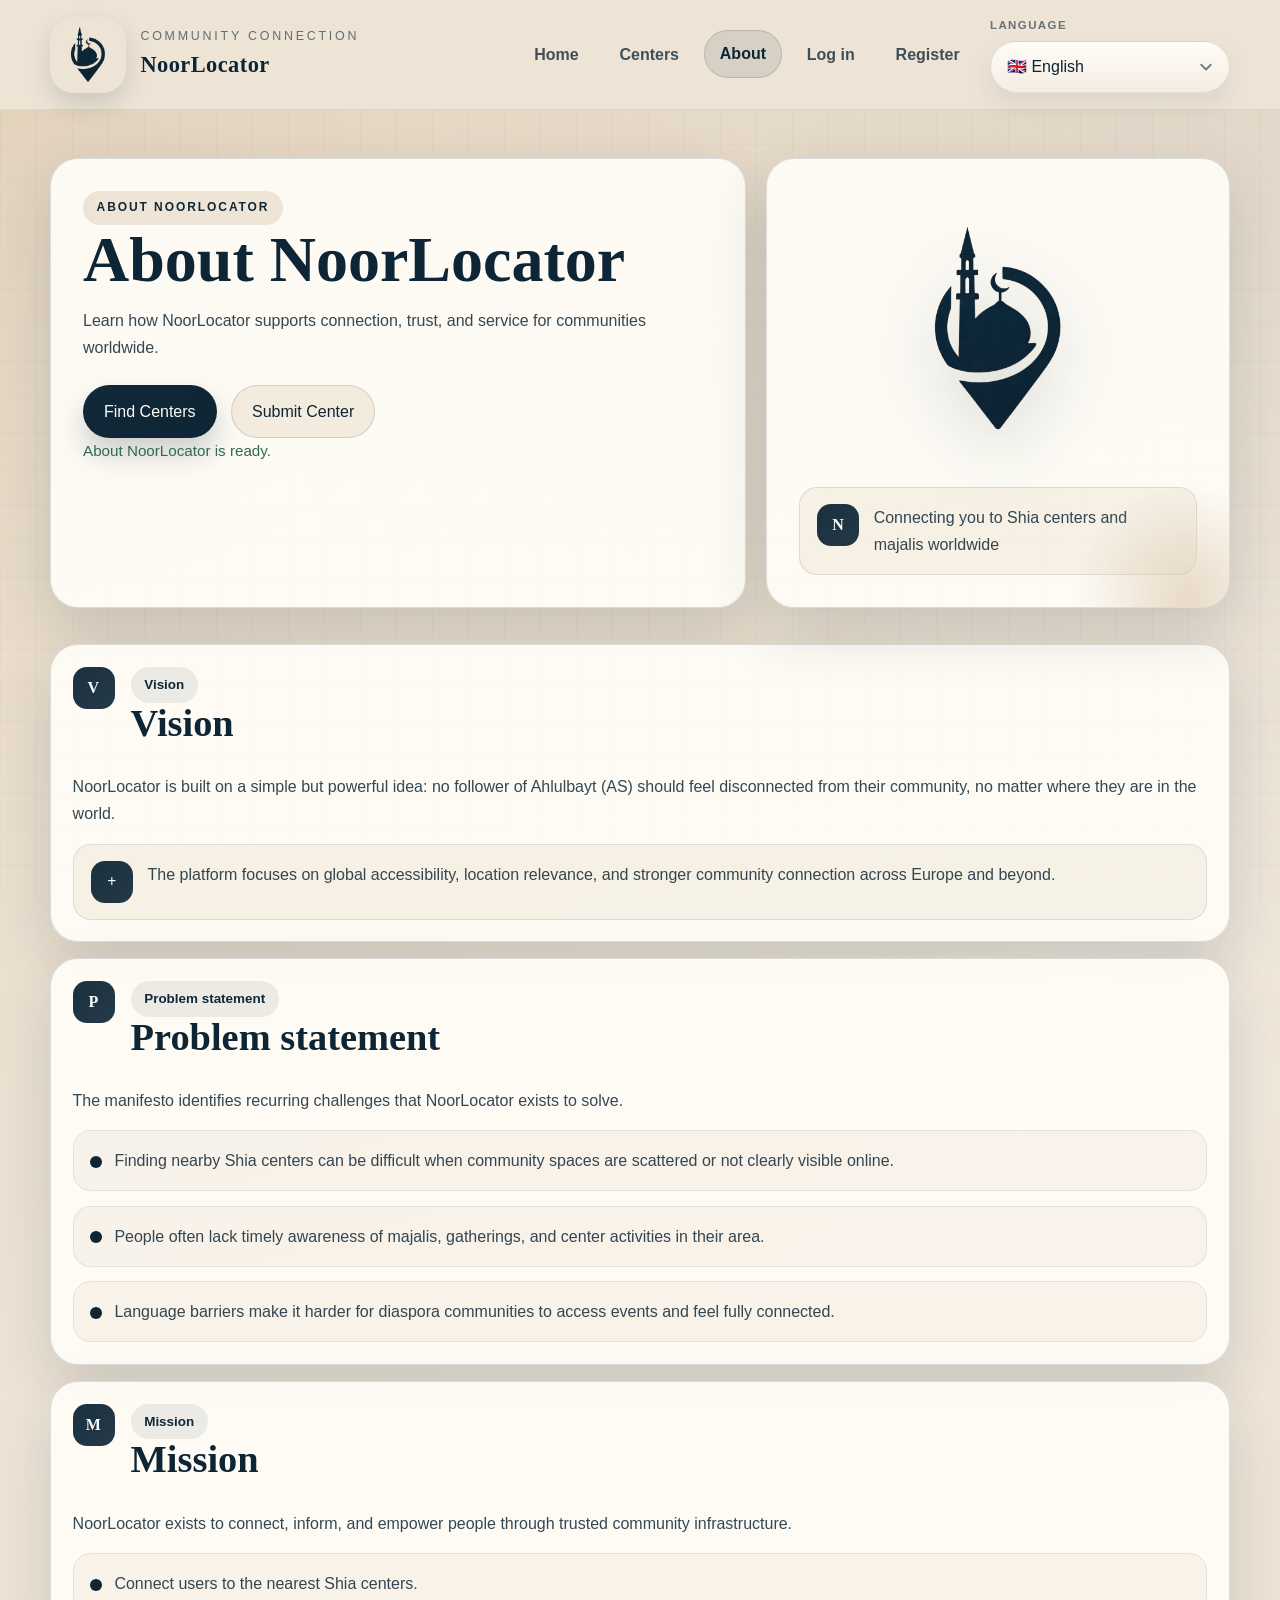
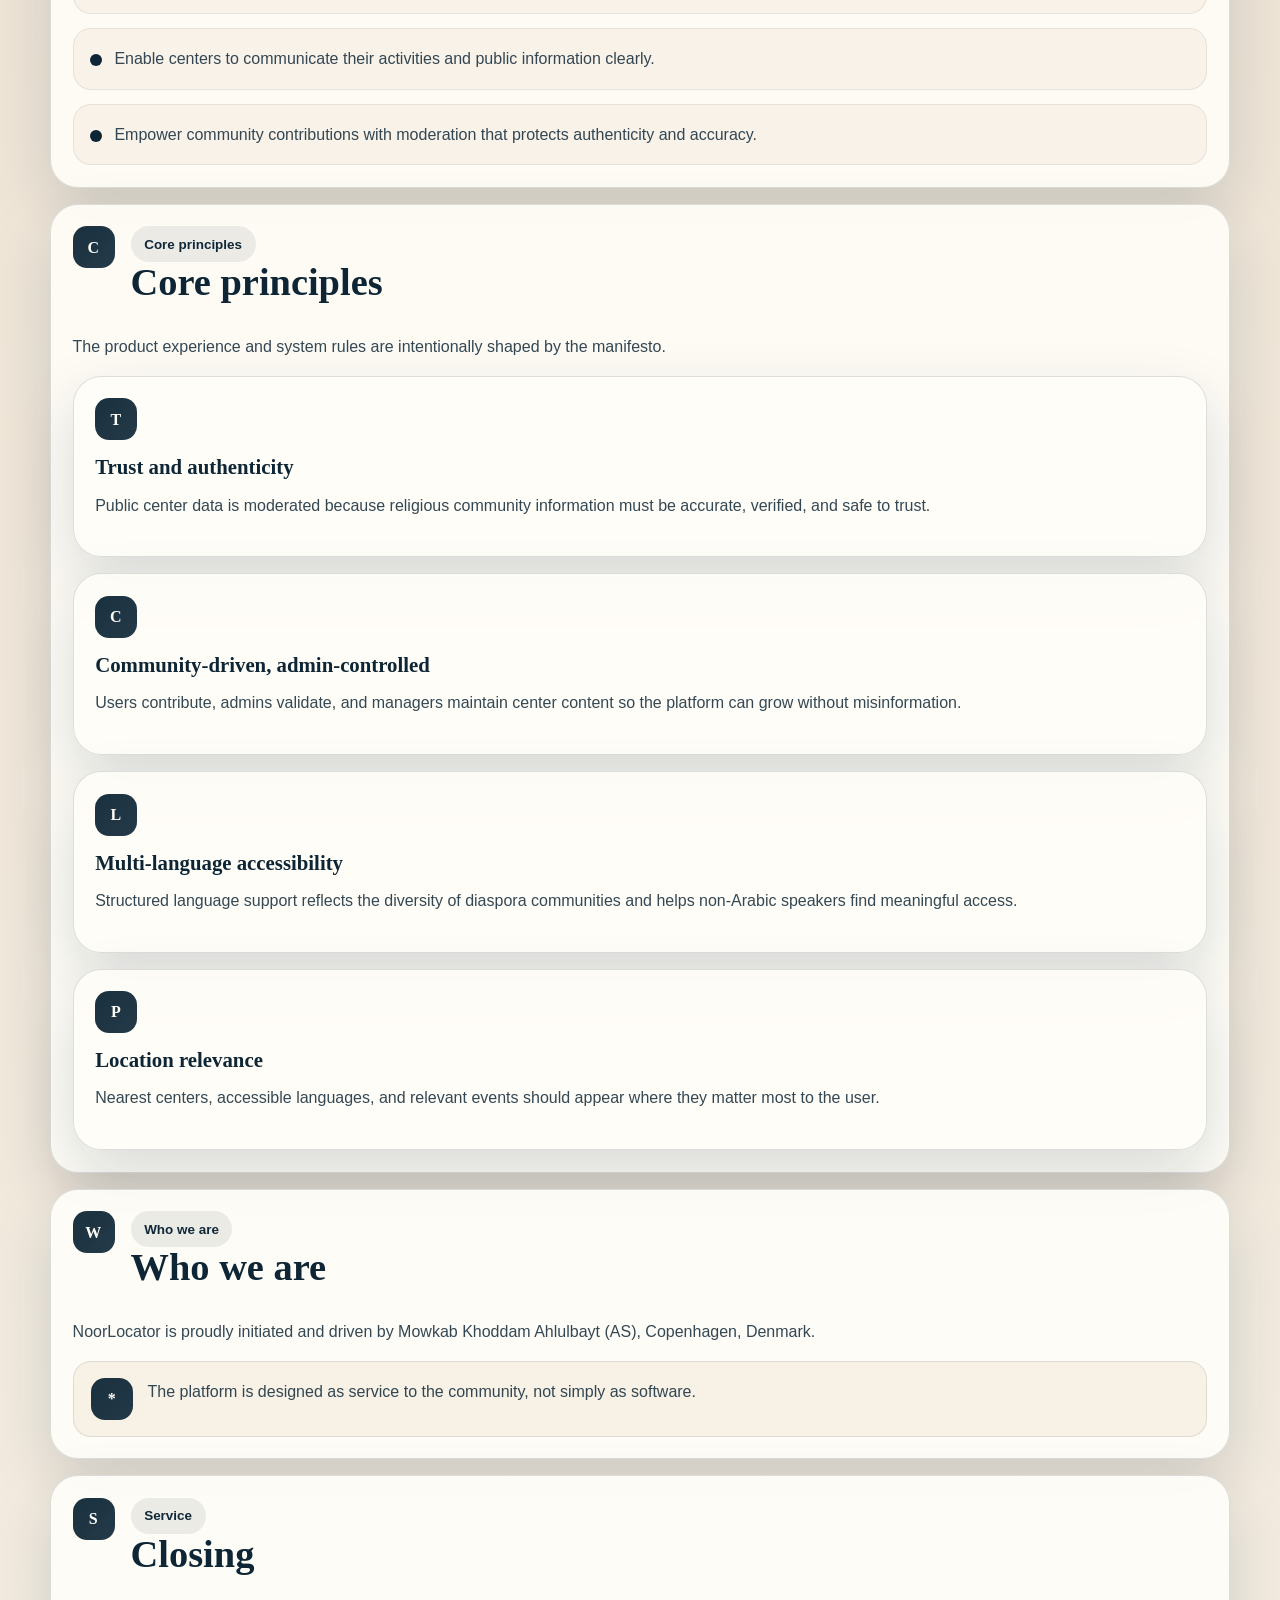
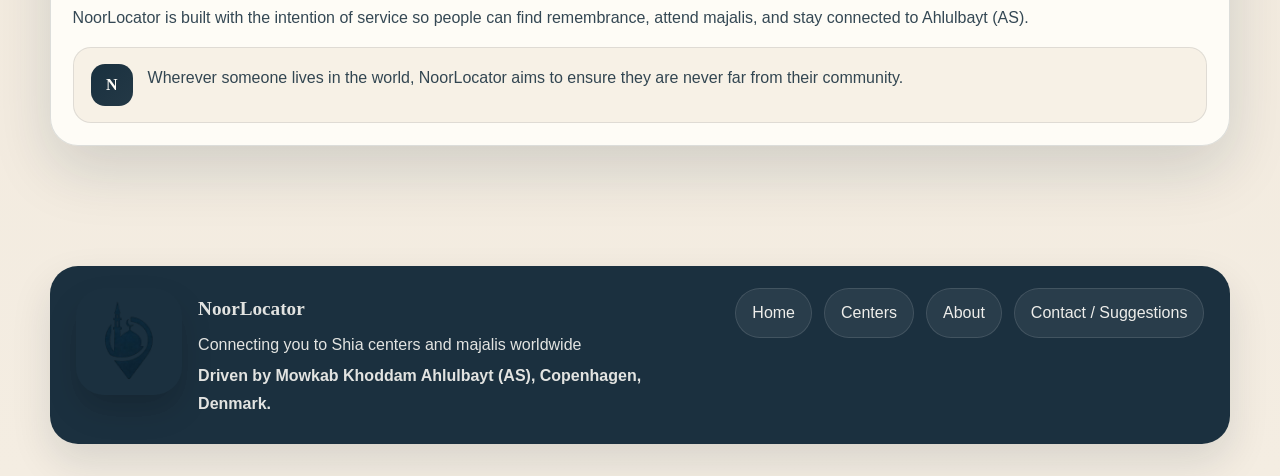
<file: frontend/about.html>
<!DOCTYPE html>
<html lang="en">
<head>
    <meta charset="utf-8">
    <meta name="viewport" content="width=device-width, initial-scale=1">
    <meta name="theme-color" content="#0D2535">
    <title data-i18n="meta.about.title">NoorLocator | About</title>
    <link rel="icon" type="image/png" href="assets/logo_bkg.png">
    <link rel="manifest" href="site.webmanifest">
    <link rel="stylesheet" href="css/style.css">
</head>
<body data-page="about">
    <div data-site-header></div>

    <main class="page-shell">
        <section class="page-hero page-hero--split">
            <div class="page-hero__content">
                <span class="eyebrow" data-i18n="about.hero.eyebrow">About NoorLocator</span>
                <h1 id="about-hero-title" data-i18n="about.hero.title">About NoorLocator</h1>
                <p id="about-hero-description" data-i18n="about.hero.description">Learn how NoorLocator supports connection, trust, and service for communities worldwide.</p>
                <div class="hero__actions">
                    <a class="button button--primary" href="centers.html" data-i18n="about.actions.findCenters">Find Centers</a>
                    <a id="about-submit-center-link" class="button button--secondary" href="register.html" data-i18n="about.actions.submitCenter">Submit Center</a>
                </div>
                <p id="about-page-message" class="message" data-i18n="about.page.ready">About NoorLocator is ready.</p>
            </div>
            <aside class="hero__panel hero__panel--stack">
                <img class="site-logo site-logo--hero hero__logo" data-brand-logo src="assets/logo_bkg.png" alt="NoorLocator logo">
                <div class="identity-note identity-note--panel">
                    <div class="identity-note__mark">N</div>
                    <p id="about-hero-highlight" data-i18n="app.tagline">Connecting you to Shia centers and majalis worldwide</p>
                </div>
            </aside>
        </section>

        <section class="section">
            <div class="manifesto-stack">
                <article class="manifesto-section">
                    <div class="manifesto-section__head">
                        <div class="manifesto-section__mark">V</div>
                        <div>
                            <span class="card__meta" data-i18n="about.vision.meta">Vision</span>
                            <h2 id="about-vision-title" data-i18n="about.vision.title">Vision</h2>
                        </div>
                    </div>
                    <p id="about-vision-description" data-i18n="about.vision.description">NoorLocator is built on a simple but powerful idea: no follower of Ahlulbayt (AS) should feel disconnected from their community, no matter where they are in the world.</p>
                    <div class="identity-note">
                        <div class="identity-note__mark">+</div>
                        <p id="about-vision-highlight" data-i18n="about.vision.highlight">The platform focuses on global accessibility, location relevance, and stronger community connection across Europe and beyond.</p>
                    </div>
                </article>

                <article class="manifesto-section">
                    <div class="manifesto-section__head">
                        <div class="manifesto-section__mark">P</div>
                        <div>
                            <span class="card__meta" data-i18n="about.problem.meta">Problem statement</span>
                            <h2 id="about-problem-title" data-i18n="about.problem.title">Problem statement</h2>
                        </div>
                    </div>
                    <p id="about-problem-description" data-i18n="about.problem.description">The manifesto identifies recurring challenges that NoorLocator exists to solve.</p>
                    <div id="about-problem-items" class="manifesto-list">
                        <article class="manifesto-list__item">
                            <div class="manifesto-list__icon"></div>
                            <p data-i18n="about.problem.item1">Finding nearby Shia centers can be difficult when community spaces are scattered or not clearly visible online.</p>
                        </article>
                        <article class="manifesto-list__item">
                            <div class="manifesto-list__icon"></div>
                            <p data-i18n="about.problem.item2">People often lack timely awareness of majalis, gatherings, and center activities in their area.</p>
                        </article>
                        <article class="manifesto-list__item">
                            <div class="manifesto-list__icon"></div>
                            <p data-i18n="about.problem.item3">Language barriers make it harder for diaspora communities to access events and feel fully connected.</p>
                        </article>
                    </div>
                </article>

                <article class="manifesto-section">
                    <div class="manifesto-section__head">
                        <div class="manifesto-section__mark">M</div>
                        <div>
                            <span class="card__meta" data-i18n="about.mission.meta">Mission</span>
                            <h2 id="about-mission-title" data-i18n="about.mission.title">Mission</h2>
                        </div>
                    </div>
                    <p id="about-mission-description" data-i18n="about.mission.description">NoorLocator exists to connect, inform, and empower people through trusted community infrastructure.</p>
                    <div id="about-mission-items" class="manifesto-list">
                        <article class="manifesto-list__item">
                            <div class="manifesto-list__icon"></div>
                            <p data-i18n="about.mission.item1">Connect users to the nearest Shia centers.</p>
                        </article>
                        <article class="manifesto-list__item">
                            <div class="manifesto-list__icon"></div>
                            <p data-i18n="about.mission.item2">Enable centers to communicate their activities and public information clearly.</p>
                        </article>
                        <article class="manifesto-list__item">
                            <div class="manifesto-list__icon"></div>
                            <p data-i18n="about.mission.item3">Empower community contributions with moderation that protects authenticity and accuracy.</p>
                        </article>
                    </div>
                </article>

                <article class="manifesto-section">
                    <div class="manifesto-section__head">
                        <div class="manifesto-section__mark">C</div>
                        <div>
                            <span class="card__meta" data-i18n="about.principles.meta">Core principles</span>
                            <h2 id="about-principles-title" data-i18n="about.principles.title">Core principles</h2>
                        </div>
                    </div>
                    <p id="about-principles-description" data-i18n="about.principles.description">The product experience and system rules are intentionally shaped by the manifesto.</p>
                    <div id="about-principles" class="principle-grid">
                        <article class="principle-card">
                            <div class="principle-card__mark">T</div>
                            <h3 data-i18n="about.principles.trust.title">Trust and authenticity</h3>
                            <p data-i18n="about.principles.trust.description">Public center data is moderated because religious community information must be accurate, verified, and safe to trust.</p>
                        </article>
                        <article class="principle-card">
                            <div class="principle-card__mark">C</div>
                            <h3 data-i18n="about.principles.community.title">Community-driven, admin-controlled</h3>
                            <p data-i18n="about.principles.community.description">Users contribute, admins validate, and managers maintain center content so the platform can grow without misinformation.</p>
                        </article>
                        <article class="principle-card">
                            <div class="principle-card__mark">L</div>
                            <h3 data-i18n="about.principles.language.title">Multi-language accessibility</h3>
                            <p data-i18n="about.principles.language.description">Structured language support reflects the diversity of diaspora communities and helps non-Arabic speakers find meaningful access.</p>
                        </article>
                        <article class="principle-card">
                            <div class="principle-card__mark">P</div>
                            <h3 data-i18n="about.principles.location.title">Location relevance</h3>
                            <p data-i18n="about.principles.location.description">Nearest centers, accessible languages, and relevant events should appear where they matter most to the user.</p>
                        </article>
                    </div>
                </article>

                <article class="manifesto-section">
                    <div class="manifesto-section__head">
                        <div class="manifesto-section__mark">W</div>
                        <div>
                            <span class="card__meta" data-i18n="about.identity.meta">Who we are</span>
                            <h2 id="about-identity-title" data-i18n="about.identity.title">Who we are</h2>
                        </div>
                    </div>
                    <p id="about-identity-description" data-i18n="about.identity.description">NoorLocator is proudly initiated and driven by Mowkab Khoddam Ahlulbayt (AS), Copenhagen, Denmark.</p>
                    <div class="identity-note">
                        <div class="identity-note__mark">*</div>
                        <p id="about-identity-highlight" data-i18n="about.identity.highlight">The platform is designed as service to the community, not simply as software.</p>
                    </div>
                </article>

                <article class="manifesto-section">
                    <div class="manifesto-section__head">
                        <div class="manifesto-section__mark">S</div>
                        <div>
                            <span class="card__meta" data-i18n="about.closing.meta">Service</span>
                            <h2 id="about-closing-title" data-i18n="about.closing.title">Closing</h2>
                        </div>
                    </div>
                    <p id="about-closing-description" data-i18n="about.closing.description">NoorLocator is built with the intention of service so people can find remembrance, attend majalis, and stay connected to Ahlulbayt (AS).</p>
                    <div class="identity-note">
                        <div class="identity-note__mark">N</div>
                        <p id="about-closing-highlight" data-i18n="about.closing.highlight">Wherever someone lives in the world, NoorLocator aims to ensure they are never far from their community.</p>
                    </div>
                </article>
            </div>
        </section>
    </main>

    <div data-site-footer></div>

    <script defer src="js/runtime-config.js"></script>
    <script defer src="js/config.js"></script>
    <script defer src="js/auth.js"></script>
    <script defer src="js/api.js"></script>
    <script defer src="js/i18n.js"></script>
    <script defer src="js/layout.js"></script>
    <script defer src="js/app.js"></script>
</body>
</html>
</file>
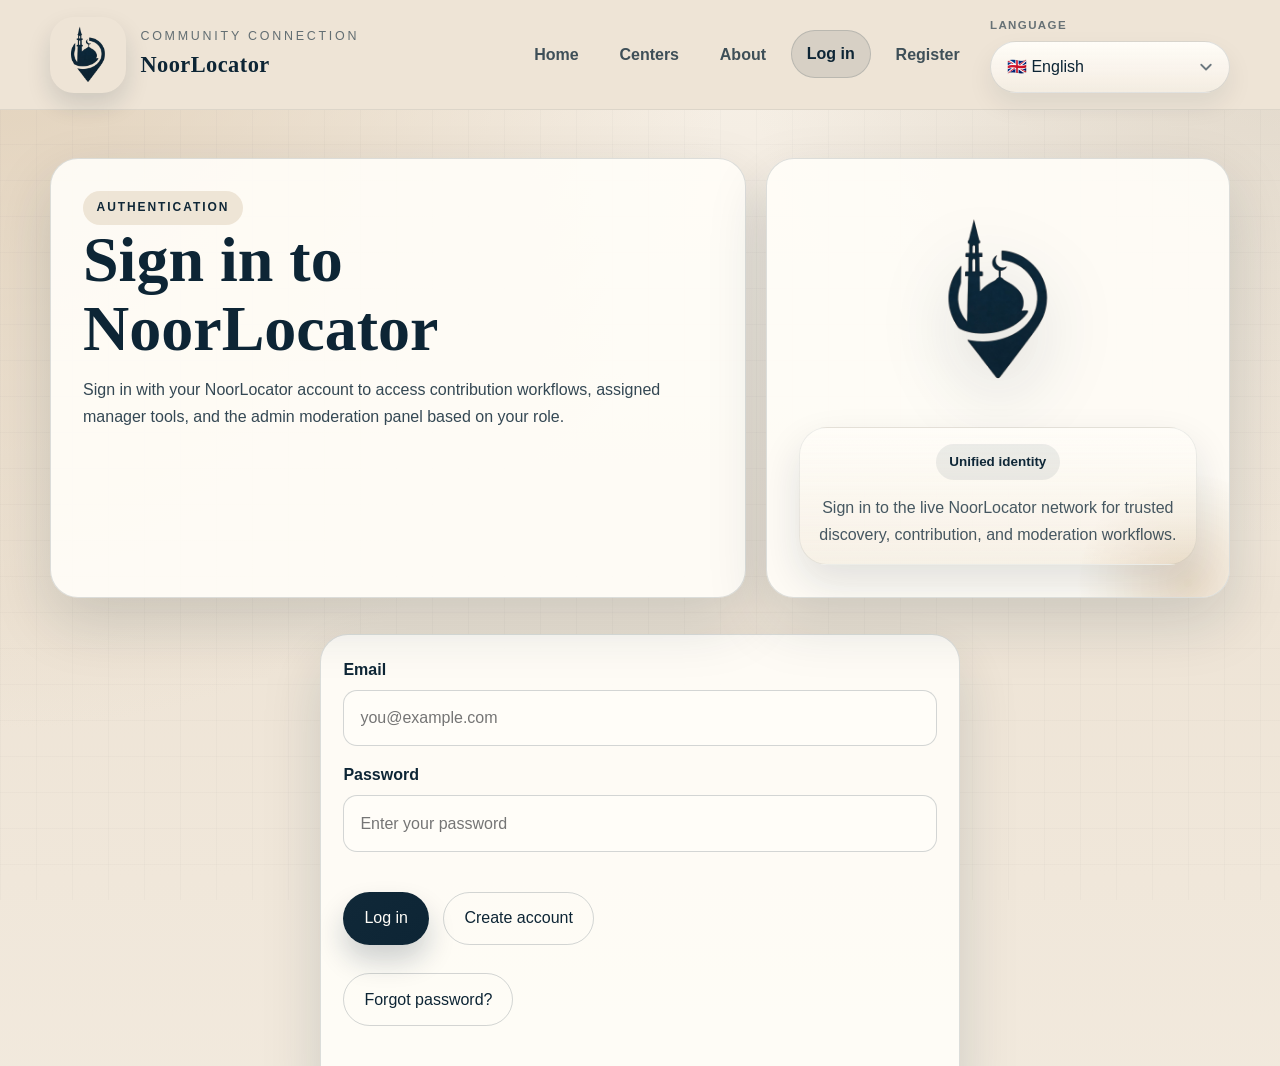
<file: frontend/admin.html>
<!DOCTYPE html>
<html lang="en">
<head>
    <meta charset="utf-8">
    <meta name="viewport" content="width=device-width, initial-scale=1">
    <meta name="theme-color" content="#0D2535">
    <title data-i18n="meta.admin.title">NoorLocator | Admin Moderation</title>
    <link rel="icon" type="image/png" href="assets/logo_bkg.png">
    <link rel="manifest" href="site.webmanifest">
    <link rel="stylesheet" href="css/style.css">
</head>
<body data-page="admin" data-auth-required="true" data-auth-roles="Admin">
    <div data-site-header></div>
    <div class="auth-gate" data-auth-gate>
        <div class="auth-gate__card">
            <span class="eyebrow" data-i18n="admin.gate.eyebrow">Checking session</span>
            <h2 data-i18n="admin.gate.title">Confirming your admin authorization.</h2>
            <p data-i18n="admin.gate.description">The moderation workspace stays hidden until NoorLocator verifies the session and role for this page.</p>
        </div>
    </div>

    <main class="page-shell">
        <section class="page-hero page-hero--split">
            <div class="page-hero__content">
                <span class="eyebrow" data-i18n="admin.hero.eyebrow">Admin moderation</span>
                <h1 data-i18n="admin.hero.title">Review, approve, reject, and manage the full NoorLocator workflow.</h1>
                <p data-i18n="admin.hero.description">Review moderation queues, manage centers, and keep platform activity organized from one workspace.</p>
                <div class="hero__actions">
                    <a class="button button--primary" href="#admin-overview" data-i18n="admin.hero.openDashboard">Open dashboard</a>
                    <a class="button button--secondary" href="#center-requests" data-i18n="admin.hero.reviewQueues">Review queues</a>
                </div>
                <p id="admin-page-message" class="message" data-i18n="admin.page.loading">Loading the admin workspace...</p>
            </div>
            <aside class="hero__panel hero__panel--stack">
                <div class="brand-card brand-card--compact">
                    <img class="site-logo site-logo--workspace" data-brand-logo src="assets/logo_bkg.png" alt="NoorLocator logo">
                    <p class="brand-card__tagline" data-i18n="admin.brand.tagline">Moderation, audit visibility, and publishing now share the same NoorLocator brand experience everywhere.</p>
                </div>
                <article class="mini-stat">
                    <span class="card__meta" data-i18n="admin.stats.pending">Pending moderation</span>
                    <strong id="admin-pending-count">0</strong>
                    <p data-i18n="admin.stats.pendingDescription">Pending center requests, manager requests, language suggestions, and app suggestions are summarized here.</p>
                </article>
                <article class="mini-stat">
                    <span class="card__meta" data-i18n="admin.stats.audit">Audit visibility</span>
                    <strong id="admin-audit-count">0</strong>
                    <p data-i18n="admin.stats.auditDescription">Every approval, rejection, center edit, and deletion is surfaced in the audit log section.</p>
                </article>
            </aside>
        </section>

        <section class="section">
            <nav class="dashboard-nav" aria-label="Admin navigation" data-i18n-aria-label="admin.nav.aria">
                <a class="dashboard-nav__link" href="#admin-overview" data-i18n="admin.nav.overview">Overview</a>
                <a class="dashboard-nav__link" href="#center-requests" data-i18n="admin.nav.centerRequests">Center requests</a>
                <a class="dashboard-nav__link" href="#manager-requests" data-i18n="admin.nav.managerRequests">Manager requests</a>
                <a class="dashboard-nav__link" href="#language-suggestions" data-i18n="admin.nav.languageSuggestions">Language suggestions</a>
                <a class="dashboard-nav__link" href="#app-suggestions" data-i18n="admin.nav.appSuggestions">App suggestions</a>
                <a class="dashboard-nav__link" href="#center-management" data-i18n="admin.nav.centers">Centers</a>
                <a class="dashboard-nav__link" href="#image-moderation" data-i18n="admin.nav.images">Images</a>
                <a class="dashboard-nav__link" href="#user-management" data-i18n="admin.nav.users">Users</a>
                <a class="dashboard-nav__link" href="#manager-assignments" data-i18n="admin.nav.managerAssignments">Manager assignments</a>
                <a class="dashboard-nav__link" href="#ownership-overview" data-i18n="admin.nav.ownership">Ownership</a>
                <a class="dashboard-nav__link" href="#audit-logs" data-i18n="admin.nav.auditLogs">Audit logs</a>
            </nav>
        </section>

        <section class="section" id="admin-overview">
            <div id="admin-cards" class="dashboard-grid"></div>
        </section>

        <section class="section section-stack">
            <div class="detail-grid detail-grid--dashboard">
                <article class="panel" id="center-requests">
                    <span class="card__meta" data-i18n="admin.centerRequests.meta">Center requests</span>
                    <h3 data-i18n="admin.centerRequests.title">Approve or reject submitted centers</h3>
                    <div id="admin-center-requests" class="stack-list">
                        <div class="empty-state" data-i18n="admin.centerRequests.loading">Loading center requests...</div>
                    </div>
                </article>

                <article class="panel" id="manager-requests">
                    <span class="card__meta" data-i18n="admin.managerRequests.meta">Manager requests</span>
                    <h3 data-i18n="admin.managerRequests.title">Review access requests</h3>
                    <div id="admin-manager-requests" class="stack-list">
                        <div class="empty-state" data-i18n="admin.managerRequests.loading">Loading manager requests...</div>
                    </div>
                </article>
            </div>
        </section>

        <section class="section section-stack">
            <div class="detail-grid detail-grid--dashboard">
                <article class="panel" id="language-suggestions">
                    <span class="card__meta" data-i18n="admin.languageSuggestions.meta">Language suggestions</span>
                    <h3 data-i18n="admin.languageSuggestions.title">Review center language proposals</h3>
                    <div id="admin-language-suggestions" class="stack-list">
                        <div class="empty-state" data-i18n="admin.languageSuggestions.loading">Loading language suggestions...</div>
                    </div>
                </article>

                <article class="panel" id="app-suggestions">
                    <span class="card__meta" data-i18n="admin.appSuggestions.meta">App suggestions</span>
                    <h3 data-i18n="admin.appSuggestions.title">Mark user feedback as reviewed</h3>
                    <div id="admin-suggestions" class="stack-list">
                        <div class="empty-state" data-i18n="admin.appSuggestions.loading">Loading app suggestions...</div>
                    </div>
                </article>
            </div>
        </section>

        <section class="section section-stack" id="center-management">
            <div class="detail-grid detail-grid--dashboard">
                <article class="panel">
                    <span class="card__meta" data-i18n="admin.centerEditor.meta">Center editor</span>
                    <h3 id="admin-center-form-heading" data-i18n="admin.centerEditor.title">Edit a published center</h3>
                    <form id="admin-center-form" class="form">
                        <input type="hidden" name="centerId">
                        <div class="filter-grid">
                            <label class="form__group">
                                <span class="form__label" data-i18n="admin.centerEditor.name">Name</span>
                                <input class="form__control" type="text" name="name" maxlength="200" required>
                            </label>
                            <label class="form__group">
                                <span class="form__label" data-i18n="admin.centerEditor.address">Address</span>
                                <input class="form__control" type="text" name="address" maxlength="250" required>
                            </label>
                            <label class="form__group">
                                <span class="form__label" data-i18n="admin.centerEditor.city">City</span>
                                <input class="form__control" type="text" name="city" maxlength="100" required>
                            </label>
                            <label class="form__group">
                                <span class="form__label" data-i18n="admin.centerEditor.country">Country</span>
                                <input class="form__control" type="text" name="country" maxlength="100" required>
                            </label>
                            <label class="form__group">
                                <span class="form__label" data-i18n="admin.centerEditor.latitude">Latitude</span>
                                <input class="form__control" type="number" step="0.000001" name="latitude" required>
                            </label>
                            <label class="form__group">
                                <span class="form__label" data-i18n="admin.centerEditor.longitude">Longitude</span>
                                <input class="form__control" type="number" step="0.000001" name="longitude" required>
                            </label>
                        </div>
                        <label class="form__group">
                            <span class="form__label" data-i18n="admin.centerEditor.description">Description</span>
                            <textarea class="form__control" name="description"></textarea>
                        </label>
                        <div class="button-row">
                            <button id="admin-center-submit-button" class="button button--primary" type="submit" data-i18n="admin.centerEditor.submit">Save center</button>
                            <button id="admin-center-cancel-button" class="button button--ghost" type="button" hidden data-i18n="actions.cancelEdit">Cancel edit</button>
                        </div>
                        <p data-form-message="admin-center-form" class="message"></p>
                    </form>
                </article>

                <article class="panel">
                    <span class="card__meta" data-i18n="admin.centers.meta">Published centers</span>
                    <h3 data-i18n="admin.centers.title">Edit or delete public centers</h3>
                    <div id="admin-centers" class="stack-list">
                        <div class="empty-state" data-i18n="admin.centers.loading">Loading centers...</div>
                    </div>
                </article>
            </div>
        </section>

        <section class="section section-stack" id="image-moderation">
            <div class="detail-grid detail-grid--dashboard">
                <article class="panel">
                    <span class="card__meta" data-i18n="admin.images.meta">Image moderation</span>
                    <h3 data-i18n="admin.images.title">Review and moderate center galleries</h3>
                    <div class="toolbar-row">
                        <label class="form__group toolbar-row__control">
                            <span class="form__label" data-i18n="admin.images.centerGallery">Center gallery</span>
                            <select id="admin-center-image-filter-center" class="form__control form__control--compact"></select>
                        </label>
                        <button id="refresh-admin-center-images-button" class="button button--secondary" type="button" data-i18n="actions.refreshGallery">Refresh gallery</button>
                    </div>
                    <p id="admin-center-images-message" class="message" data-i18n="admin.images.message">Choose a center to review its gallery and moderate images if needed.</p>
                </article>

                <article class="panel">
                    <span class="card__meta" data-i18n="admin.gallery.meta">Gallery items</span>
                    <h3 data-i18n="admin.gallery.title">Set primary images or remove inappropriate uploads</h3>
                    <div id="admin-center-images" class="gallery-grid">
                        <div class="empty-state" data-i18n="admin.gallery.loading">Loading center gallery...</div>
                    </div>
                </article>
            </div>
        </section>

        <section class="section" id="user-management">
            <div class="section__heading">
                <div class="section__copy">
                    <span class="card__meta" data-i18n="admin.users.meta">Users</span>
                    <h2 data-i18n="admin.users.title">Manage users, roles, and account details</h2>
                    <p data-i18n="admin.users.description">Search users, update account details, review language and notification settings, and safely remove accounts when NoorLocator allows it.</p>
                </div>
            </div>
            <div class="toolbar-row">
                <label class="form__group toolbar-row__control">
                    <span class="form__label" data-i18n="admin.users.searchLabel">Search users</span>
                    <input id="admin-user-search" class="form__control form__control--compact" type="search" data-i18n-placeholder="admin.users.searchPlaceholder" placeholder="Search by name or email">
                </label>
                <label class="form__group toolbar-row__control">
                    <span class="form__label" data-i18n="admin.users.roleFilter">Role</span>
                    <select id="admin-user-role-filter" class="form__control form__control--compact">
                        <option value="" data-i18n="admin.users.allRoles">All roles</option>
                        <option value="User" data-i18n="roles.user">User</option>
                        <option value="Manager" data-i18n="roles.manager">Manager</option>
                        <option value="Admin" data-i18n="roles.admin">Admin</option>
                    </select>
                </label>
                <label class="form__group toolbar-row__control">
                    <span class="form__label" data-i18n="admin.users.verificationFilter">Email status</span>
                    <select id="admin-user-verification-filter" class="form__control form__control--compact">
                        <option value="" data-i18n="admin.users.allVerification">All users</option>
                        <option value="verified" data-i18n="status.verified">Verified</option>
                        <option value="unverified" data-i18n="status.unverified">Unverified</option>
                    </select>
                </label>
                <button id="admin-users-refresh-button" class="button button--secondary" type="button" data-i18n="actions.refreshList">Refresh list</button>
            </div>
            <article class="panel panel--stretch">
                <div class="section__heading section__heading--tight">
                    <div class="section__copy">
                        <span class="card__meta" data-i18n="admin.users.listMeta">Users list</span>
                        <h3 data-i18n="admin.users.listTitle">Search, edit, and remove user records</h3>
                        <p data-i18n="admin.users.listDescription">Scan the most important account details, open the editor directly from each row, and remove accounts safely when NoorLocator allows it.</p>
                    </div>
                </div>
                <div id="admin-users-table" class="admin-user-list-shell">
                    <div class="empty-state" data-i18n="admin.users.loading">Loading users...</div>
                </div>
            </article>

            <div id="admin-user-editor-drawer" class="admin-user-drawer" hidden aria-hidden="true">
                <button class="admin-user-drawer__scrim" type="button" data-admin-user-editor-close aria-label="Close user editor"></button>
                <article class="admin-user-drawer__panel" role="dialog" aria-modal="true" aria-labelledby="admin-user-form-heading">
                    <div class="admin-user-drawer__header">
                        <div class="admin-user-drawer__header-copy">
                            <span class="card__meta" data-i18n="admin.users.detailsMeta">Selected user</span>
                            <h3 id="admin-user-form-heading" data-i18n="admin.users.detailsTitle">Select a user to manage</h3>
                            <p data-i18n="admin.users.editorDescription">Update the user profile, preferred language, role, and review account protections from this editor.</p>
                        </div>
                        <button id="admin-user-editor-close-button" class="button button--ghost button--inline" type="button" data-admin-user-editor-close data-i18n="actions.close">Close</button>
                    </div>
                    <div class="admin-user-drawer__body">
                        <div id="admin-user-detail-summary" class="stack-list">
                            <div class="empty-state empty-state--soft" data-i18n="admin.users.selectPrompt">Choose a user from the list to load editable account details.</div>
                        </div>
                        <form id="admin-user-form" class="form">
                            <input type="hidden" name="userId">
                            <div class="filter-grid">
                                <label class="form__group">
                                    <span class="form__label" data-i18n="admin.users.form.name">Name</span>
                                    <input class="form__control" type="text" name="name" maxlength="150" required>
                                </label>
                                <label class="form__group">
                                    <span class="form__label" data-i18n="admin.users.form.email">Email</span>
                                    <input class="form__control" type="email" name="email" maxlength="256" required>
                                </label>
                                <label class="form__group">
                                    <span class="form__label" data-i18n="admin.users.form.role">Role</span>
                                    <select id="admin-user-role-select" class="form__control" name="role" required>
                                        <option value="User" data-i18n="roles.user">User</option>
                                        <option value="Manager" data-i18n="roles.manager">Manager</option>
                                        <option value="Admin" data-i18n="roles.admin">Admin</option>
                                    </select>
                                </label>
                                <label class="form__group">
                                    <span class="form__label" data-i18n="admin.users.form.language">Preferred language</span>
                                    <select id="admin-user-language-select" class="form__control" name="preferredLanguageCode"></select>
                                </label>
                            </div>
                            <div id="admin-user-status-chips" class="chip-list"></div>
                            <div id="admin-user-notification-status" class="chip-list"></div>
                            <div class="button-row">
                                <button id="admin-user-submit-button" class="button button--primary" type="submit" data-i18n="actions.saveChanges">Save changes</button>
                                <button id="admin-user-delete-button" class="button button--danger" type="button" data-i18n="admin.users.deleteAction">Delete user</button>
                            </div>
                            <p data-form-message="admin-user-form" class="message"></p>
                        </form>
                    </div>
                </article>
            </div>
        </section>

        <section class="section" id="manager-assignments">
            <div class="section__heading">
                <div class="section__copy">
                    <span class="card__meta" data-i18n="admin.assignments.meta">Manager assignments</span>
                    <h2 data-i18n="admin.assignments.title">Control which centers each manager can maintain</h2>
                    <p data-i18n="admin.assignments.description">Assignments determine which centers a manager can edit and, by extension, which majalis and announcements they can publish there.</p>
                </div>
            </div>
            <div class="detail-grid detail-grid--dashboard admin-assignment-grid">
                <article class="panel">
                    <span class="card__meta" data-i18n="admin.assignments.editorMeta">Assignment editor</span>
                    <h3 id="admin-manager-assignment-form-heading" data-i18n="admin.assignments.editorTitle">Create or update a manager assignment</h3>
                    <form id="admin-manager-assignment-form" class="form">
                        <input type="hidden" name="assignmentId">
                        <label class="form__group">
                            <span class="form__label" data-i18n="admin.assignments.form.user">Manager account</span>
                            <select id="admin-manager-assignment-user-select" class="form__control" name="userId" required></select>
                        </label>
                        <label class="form__group">
                            <span class="form__label" data-i18n="admin.assignments.form.center">Center</span>
                            <select id="admin-manager-assignment-center-select" class="form__control" name="centerId" required></select>
                        </label>
                        <div class="button-row">
                            <button id="admin-manager-assignment-submit-button" class="button button--primary" type="submit" data-i18n="admin.assignments.submit">Save assignment</button>
                            <button id="admin-manager-assignment-cancel-button" class="button button--ghost" type="button" hidden data-i18n="actions.cancelEdit">Cancel edit</button>
                        </div>
                        <p data-form-message="admin-manager-assignment-form" class="message"></p>
                    </form>
                </article>

                <article class="panel">
                    <span class="card__meta" data-i18n="admin.assignments.listMeta">Approved assignments</span>
                    <h3 data-i18n="admin.assignments.listTitle">Review who manages each center</h3>
                    <div id="admin-manager-assignments-table" class="table-shell">
                        <div class="empty-state" data-i18n="admin.assignments.loading">Loading manager assignments...</div>
                    </div>
                </article>
            </div>
        </section>

        <section class="section" id="ownership-overview">
            <div class="section__heading">
                <div class="section__copy">
                    <span class="card__meta" data-i18n="admin.ownership.meta">Content ownership</span>
                    <h2 data-i18n="admin.ownership.title">Review selected-user center and majlis ownership</h2>
                    <p id="admin-ownership-description" data-i18n="admin.ownership.description">Select a user to inspect their approved center assignments, created majalis, and center announcements.</p>
                </div>
            </div>
            <div class="detail-grid detail-grid--dashboard admin-ownership-grid">
                <article class="panel">
                    <span class="card__meta" data-i18n="admin.ownership.centersMeta">Managed centers</span>
                    <h3 data-i18n="admin.ownership.centersTitle">Center assignments for the selected user</h3>
                    <div id="admin-selected-user-centers" class="stack-list">
                        <div class="empty-state empty-state--soft" data-i18n="admin.ownership.selectPrompt">Choose a user to review their assignments.</div>
                    </div>
                </article>

                <article class="panel">
                    <span class="card__meta" data-i18n="admin.ownership.majalisMeta">Created majalis</span>
                    <h3 data-i18n="admin.ownership.majalisTitle">Majalis created by the selected user</h3>
                    <div id="admin-selected-user-majalis" class="stack-list">
                        <div class="empty-state empty-state--soft" data-i18n="admin.ownership.selectPrompt">Choose a user to review their assignments.</div>
                    </div>
                </article>
            </div>
            <div class="detail-grid detail-grid--dashboard admin-ownership-grid">
                <article class="panel">
                    <span class="card__meta" data-i18n="admin.ownership.announcementsMeta">Created announcements</span>
                    <h3 data-i18n="admin.ownership.announcementsTitle">Announcements created by the selected user</h3>
                    <div id="admin-selected-user-announcements" class="stack-list">
                        <div class="empty-state empty-state--soft" data-i18n="admin.ownership.selectPrompt">Choose a user to review their assignments.</div>
                    </div>
                </article>
            </div>
        </section>

        <section class="section" id="audit-logs">
            <div class="section__heading">
                <div class="section__copy">
                    <span class="card__meta" data-i18n="admin.audit.meta">Audit logs</span>
                    <h2 data-i18n="admin.audit.title">Trace moderation and management actions</h2>
                    <p data-i18n="admin.audit.description">Review approvals, rejections, center updates, and other recent activity across NoorLocator.</p>
                </div>
            </div>
            <div id="admin-audit-logs-table" class="table-shell">
                <div class="empty-state" data-i18n="admin.audit.loading">Loading audit logs...</div>
            </div>
        </section>
    </main>

    <div data-site-footer></div>

    <script defer src="js/runtime-config.js"></script>
    <script defer src="js/config.js"></script>
    <script defer src="js/auth.js"></script>
    <script defer src="js/api.js"></script>
    <script defer src="js/i18n.js"></script>
    <script defer src="js/layout.js"></script>
    <script defer src="js/app.js"></script>
</body>
</html>
</file>
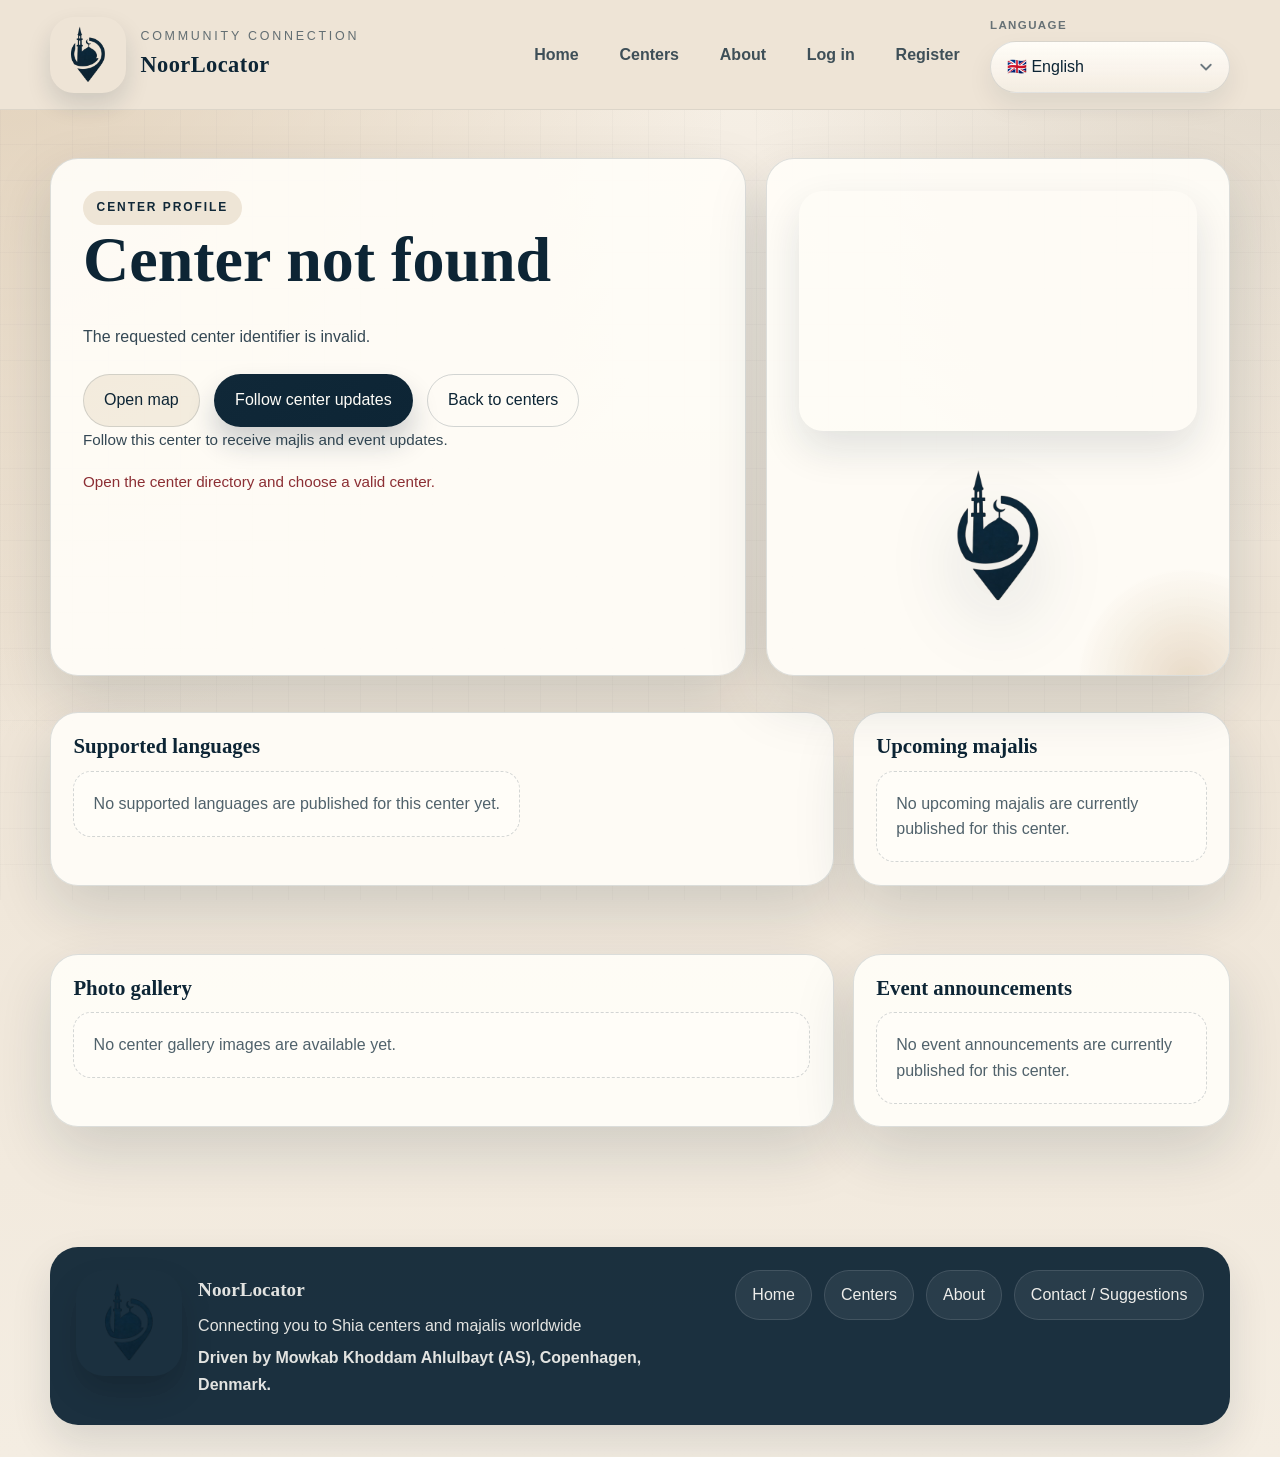
<file: frontend/center-details.html>
<!DOCTYPE html>
<html lang="en">
<head>
    <meta charset="utf-8">
    <meta name="viewport" content="width=device-width, initial-scale=1">
    <meta name="theme-color" content="#0D2535">
    <title data-i18n="meta.centerDetails.title">NoorLocator | Center Details</title>
    <link rel="icon" type="image/png" href="assets/logo_bkg.png">
    <link rel="manifest" href="site.webmanifest">
    <link rel="stylesheet" href="css/style.css">
</head>
<body data-page="center-details">
    <div data-site-header></div>

    <main class="page-shell">
        <section class="page-hero page-hero--split">
            <div class="page-hero__content">
                <span class="eyebrow" data-i18n="center.hero.eyebrow">Center profile</span>
                <h1 id="center-title" data-i18n="center.title.loading">Loading center details...</h1>
                <div id="center-meta" class="detail-meta"></div>
                <p id="center-description" data-i18n="center.description.loading">Loading this center's details, languages, and upcoming majalis.</p>
                <div class="hero__actions">
                    <a id="center-map-link" class="button button--secondary" href="#" target="_blank" rel="noreferrer noopener" data-i18n="actions.openMap">Open map</a>
                    <button id="center-subscribe-button" class="button button--primary" type="button" data-i18n="actions.followCenter">Follow center updates</button>
                    <a class="button button--ghost" href="centers.html" data-i18n="actions.backToCenters">Back to centers</a>
                </div>
                <p id="center-subscribe-message" class="message" data-i18n="center.subscribe.prompt">Follow this center to receive majlis and event updates.</p>
                <p id="center-detail-message" class="message"></p>
            </div>
            <aside class="hero__panel hero__panel--stack">
                <img id="center-hero-image" class="hero__banner" src="" alt="" hidden loading="lazy">
                <img id="center-logo-fallback" class="site-logo site-logo--detail hero__logo hero__logo--detail" data-brand-logo src="assets/logo_bkg.png" alt="NoorLocator logo">
                <div id="center-info-grid" class="info-grid"></div>
            </aside>
        </section>

        <section class="section">
            <div class="detail-grid detail-grid--public">
                <article class="panel">
                    <h3 data-i18n="center.languages.title">Supported languages</h3>
                    <div id="center-languages" class="chip-list">
                        <span class="empty-state" data-i18n="center.languages.loading">Loading supported languages...</span>
                    </div>
                </article>
                <article class="panel">
                    <h3 data-i18n="center.majalis.title">Upcoming majalis</h3>
                    <div id="center-majalis" class="stack-list">
                        <div class="empty-state" data-i18n="center.majalis.loading">Loading upcoming majalis...</div>
                    </div>
                </article>
            </div>
        </section>

        <section class="section">
            <div class="detail-grid detail-grid--public">
                <article class="panel">
                    <h3 data-i18n="center.gallery.title">Photo gallery</h3>
                    <div id="center-gallery" class="gallery-grid">
                        <div class="empty-state" data-i18n="center.gallery.loading">Loading center gallery...</div>
                    </div>
                </article>
                <article class="panel">
                    <h3 data-i18n="center.announcements.title">Event announcements</h3>
                    <div id="center-announcements" class="stack-list">
                        <div class="empty-state" data-i18n="center.announcements.loading">Loading center announcements...</div>
                    </div>
                </article>
            </div>
        </section>
    </main>

    <div data-site-footer></div>

    <script defer src="js/runtime-config.js"></script>
    <script defer src="js/config.js"></script>
    <script defer src="js/auth.js"></script>
    <script defer src="js/api.js"></script>
    <script defer src="js/i18n.js"></script>
    <script defer src="js/layout.js"></script>
    <script defer src="js/app.js"></script>
</body>
</html>
</file>
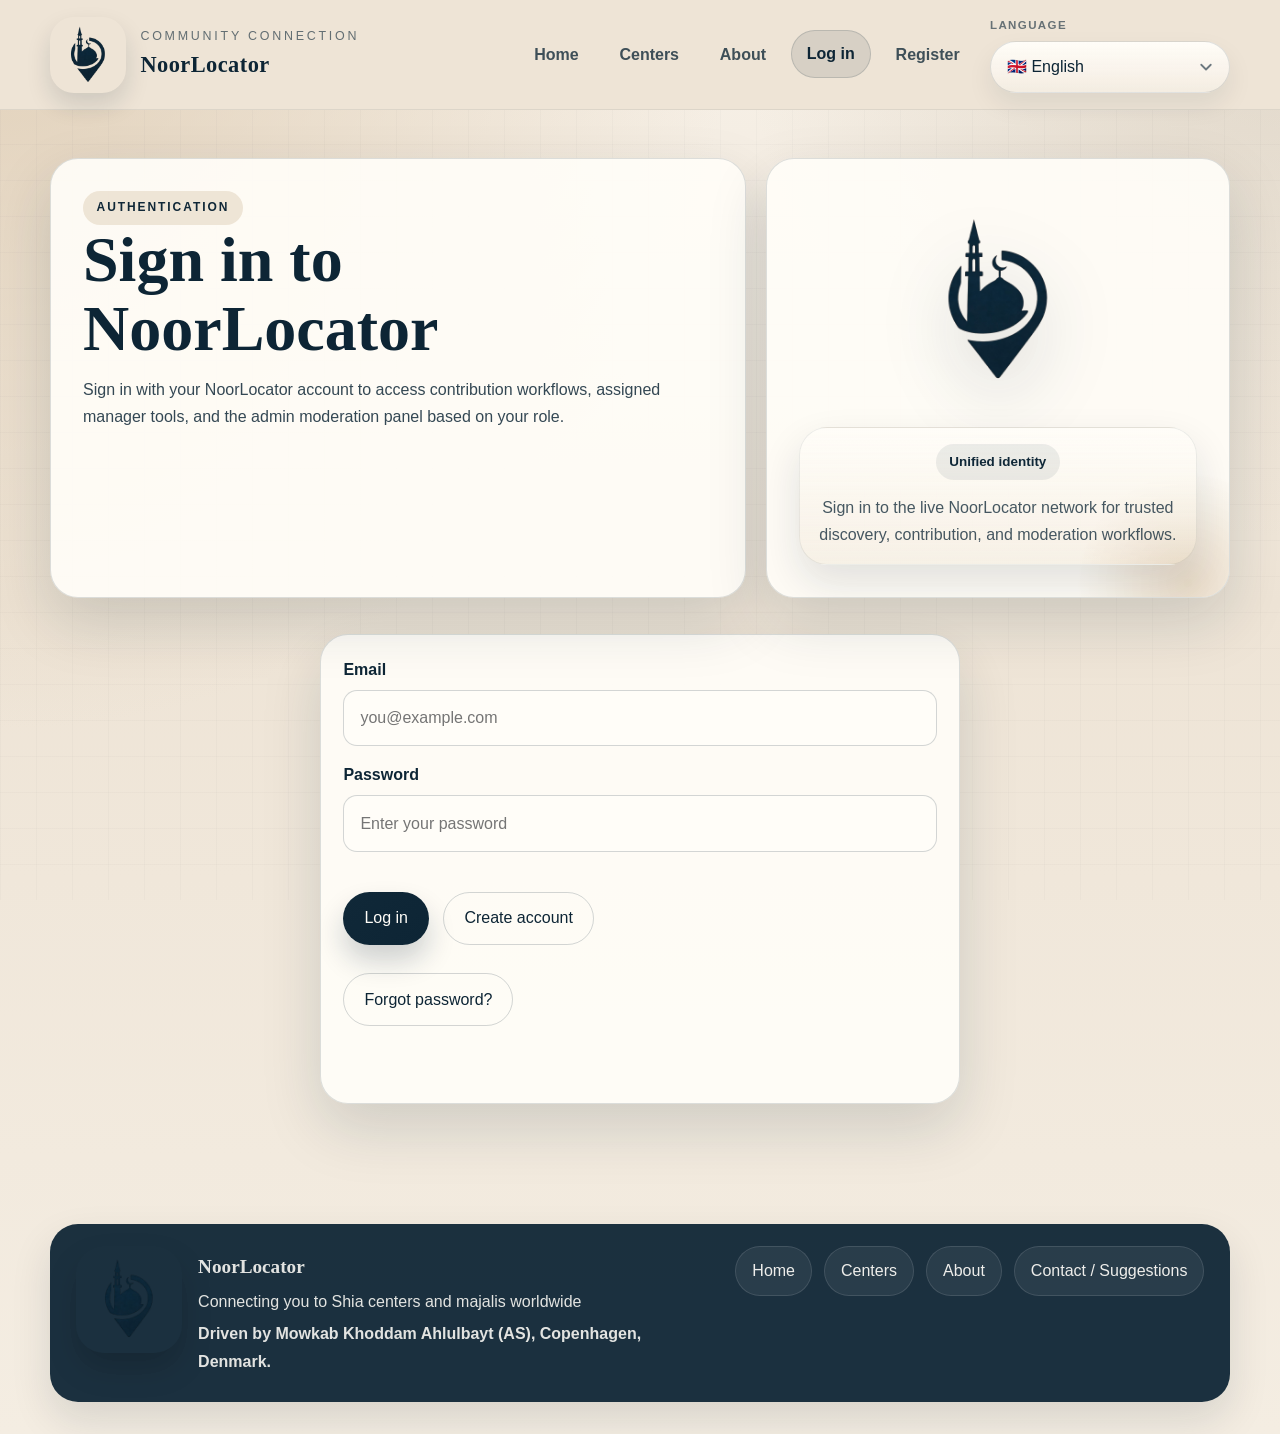
<file: frontend/dashboard.html>
<!DOCTYPE html>
<html lang="en">
<head>
    <meta charset="utf-8">
    <meta name="viewport" content="width=device-width, initial-scale=1">
    <meta name="theme-color" content="#0D2535">
    <title data-i18n="meta.dashboard.title">NoorLocator | User Dashboard</title>
    <link rel="icon" type="image/png" href="assets/logo_bkg.png">
    <link rel="manifest" href="site.webmanifest">
    <link rel="stylesheet" href="css/style.css">
</head>
<body data-page="dashboard" data-auth-required="true">
    <div data-site-header></div>
    <div class="auth-gate" data-auth-gate>
        <div class="auth-gate__card">
            <span class="eyebrow" data-i18n="dashboard.gate.eyebrow">Checking session</span>
            <h2 data-i18n="dashboard.gate.title">Verifying your NoorLocator access.</h2>
            <p data-i18n="dashboard.gate.description">Your dashboard will load as soon as your authenticated session is confirmed.</p>
        </div>
    </div>

    <main class="page-shell">
        <section class="page-hero page-hero--split">
            <div class="page-hero__content">
                <span class="eyebrow" data-i18n="dashboard.hero.eyebrow">User workspace</span>
                <h1 data-i18n="dashboard.hero.title">Contribute to NoorLocator through moderated workflows.</h1>
                <p data-i18n="dashboard.hero.description">Registered users can submit new center requests, suggest languages, send app feedback, and request center manager access without writing directly to public data.</p>
                <div class="hero__actions">
                    <a class="button button--primary" href="#center-request" data-i18n="dashboard.hero.submitCenter">Submit a center</a>
                    <a class="button button--secondary" href="#my-requests" data-i18n="dashboard.hero.viewRequests">View my requests</a>
                </div>
                <p id="dashboard-page-message" class="message" data-i18n="dashboard.page.loading">Loading your contribution tools...</p>
            </div>
            <aside class="hero__panel hero__panel--stack">
                <div class="brand-card brand-card--compact">
                    <img class="site-logo site-logo--workspace" data-brand-logo src="assets/logo_bkg.png" alt="NoorLocator logo">
                    <p class="brand-card__tagline" data-i18n="dashboard.brand.tagline">NoorLocator keeps community contributions clear, moderated, and easy to follow from one place.</p>
                </div>
                <article class="mini-stat">
                    <span class="card__meta" data-i18n="dashboard.moderation.meta">Moderation-first</span>
                    <strong data-i18n="dashboard.moderation.title">Pending by default</strong>
                    <p data-i18n="dashboard.moderation.description">User contributions are submitted for review before they affect public NoorLocator data.</p>
                </article>
            </aside>
        </section>

        <section class="section">
            <nav class="dashboard-nav" aria-label="Dashboard navigation" data-i18n-aria-label="dashboard.nav.aria">
                <a class="dashboard-nav__link" href="#dashboard-overview" data-i18n="dashboard.nav.overview">Overview</a>
                <a class="dashboard-nav__link" href="#center-request" data-i18n="dashboard.nav.centerRequest">Center request</a>
                <a class="dashboard-nav__link" href="#my-requests" data-i18n="dashboard.nav.myRequests">My requests</a>
                <a class="dashboard-nav__link" href="#suggestion" data-i18n="dashboard.nav.suggestion">Suggestion</a>
                <a class="dashboard-nav__link" href="#language-suggestion" data-i18n="dashboard.nav.languageSuggestion">Language suggestion</a>
                <a class="dashboard-nav__link" href="#manager-request" data-i18n="dashboard.nav.managerRequest">Manager request</a>
            </nav>
        </section>

        <section class="section" id="dashboard-overview">
            <div id="dashboard-cards" class="dashboard-grid"></div>
        </section>

        <section class="section section-stack">
            <div class="detail-grid detail-grid--dashboard">
                <article class="panel" id="center-request">
                    <span class="card__meta" data-i18n="dashboard.centerRequest.meta">Submit center request</span>
                    <h3 data-i18n="dashboard.centerRequest.title">Add a center for admin review</h3>
                    <form id="center-request-form" class="form">
                        <div class="filter-grid">
                            <label class="form__group">
                                <span class="form__label" data-i18n="dashboard.centerRequest.name">Center name</span>
                                <input class="form__control" type="text" name="name" required>
                            </label>
                            <label class="form__group">
                                <span class="form__label" data-i18n="dashboard.centerRequest.address">Address</span>
                                <input class="form__control" type="text" name="address" required>
                            </label>
                            <label class="form__group">
                                <span class="form__label" data-i18n="dashboard.centerRequest.city">City</span>
                                <input class="form__control" type="text" name="city" required>
                            </label>
                            <label class="form__group">
                                <span class="form__label" data-i18n="dashboard.centerRequest.country">Country</span>
                                <input class="form__control" type="text" name="country" required>
                            </label>
                            <label class="form__group">
                                <span class="form__label" data-i18n="dashboard.centerRequest.latitude">Latitude</span>
                                <input class="form__control" type="number" step="0.000001" name="latitude" required>
                            </label>
                            <label class="form__group">
                                <span class="form__label" data-i18n="dashboard.centerRequest.longitude">Longitude</span>
                                <input class="form__control" type="number" step="0.000001" name="longitude" required>
                            </label>
                        </div>
                        <label class="form__group">
                            <span class="form__label" data-i18n="dashboard.centerRequest.description">Description</span>
                            <textarea class="form__control" name="description" data-i18n-placeholder="dashboard.centerRequest.descriptionPlaceholder" placeholder="Share what makes this center useful for the NoorLocator public directory."></textarea>
                        </label>
                        <button class="button button--primary" type="submit" data-i18n="dashboard.centerRequest.submit">Submit center request</button>
                        <p data-form-message="center-request-form" class="message"></p>
                    </form>
                </article>

                <article class="panel" id="my-requests">
                    <span class="card__meta" data-i18n="dashboard.requests.meta">My center requests</span>
                    <h3 data-i18n="dashboard.requests.title">Track your submission statuses</h3>
                    <div id="my-center-requests" class="stack-list">
                        <div class="empty-state" data-i18n="dashboard.requests.loading">Loading your center requests...</div>
                    </div>
                </article>
            </div>
        </section>

        <section class="section section-stack">
            <div class="detail-grid detail-grid--dashboard">
                <article class="panel" id="suggestion">
                    <span class="card__meta" data-i18n="dashboard.suggestion.meta">App feedback</span>
                    <h3 data-i18n="dashboard.suggestion.title">Submit a suggestion</h3>
                    <form id="suggestion-form" class="form">
                        <label class="form__group">
                            <span class="form__label" data-i18n="dashboard.suggestion.type">Suggestion type</span>
                            <select class="form__control" name="type" required>
                                <option value="Feature" data-i18n="dashboard.suggestion.type.feature">Feature</option>
                                <option value="Bug" data-i18n="dashboard.suggestion.type.bug">Bug</option>
                                <option value="DataCorrection" data-i18n="dashboard.suggestion.type.dataCorrection">Data correction</option>
                            </select>
                        </label>
                        <label class="form__group">
                            <span class="form__label" data-i18n="dashboard.suggestion.message">Message</span>
                            <textarea class="form__control" name="message" required data-i18n-placeholder="dashboard.suggestion.placeholder" placeholder="Describe the improvement, bug, or correction you want reviewed."></textarea>
                        </label>
                        <button class="button button--primary" type="submit" data-i18n="dashboard.suggestion.submit">Submit suggestion</button>
                        <p data-form-message="suggestion-form" class="message"></p>
                    </form>
                </article>

                <article class="panel" id="language-suggestion">
                    <span class="card__meta" data-i18n="dashboard.languageSuggestion.meta">Center language suggestion</span>
                    <h3 data-i18n="dashboard.languageSuggestion.title">Suggest a supported language</h3>
                    <form id="language-suggestion-form" class="form">
                        <label class="form__group">
                            <span class="form__label" data-i18n="dashboard.languageSuggestion.center">Center</span>
                            <select class="form__control" name="centerId" data-center-select required></select>
                        </label>
                        <label class="form__group">
                            <span class="form__label" data-i18n="dashboard.languageSuggestion.language">Language</span>
                            <select class="form__control" name="languageId" id="language-select" required></select>
                        </label>
                        <button class="button button--primary" type="submit" data-i18n="dashboard.languageSuggestion.submit">Submit language suggestion</button>
                        <p data-form-message="language-suggestion-form" class="message"></p>
                    </form>
                </article>
            </div>
        </section>

        <section class="section section-stack">
            <article class="panel" id="manager-request">
                <span class="card__meta" data-i18n="dashboard.managerRequest.meta">Manager access</span>
                <h3 data-i18n="dashboard.managerRequest.title">Request manager access for a center</h3>
                <form id="manager-request-form" class="form">
                    <label class="form__group">
                        <span class="form__label" data-i18n="dashboard.managerRequest.center">Center</span>
                        <select class="form__control" name="centerId" data-center-select required></select>
                    </label>
                    <button class="button button--primary" type="submit" data-i18n="dashboard.managerRequest.submit">Request manager access</button>
                    <p data-form-message="manager-request-form" class="message"></p>
                </form>
            </article>
        </section>
    </main>

    <div data-site-footer></div>

    <script defer src="js/runtime-config.js"></script>
    <script defer src="js/config.js"></script>
    <script defer src="js/auth.js"></script>
    <script defer src="js/api.js"></script>
    <script defer src="js/i18n.js"></script>
    <script defer src="js/layout.js"></script>
    <script defer src="js/app.js"></script>
</body>
</html>
</file>
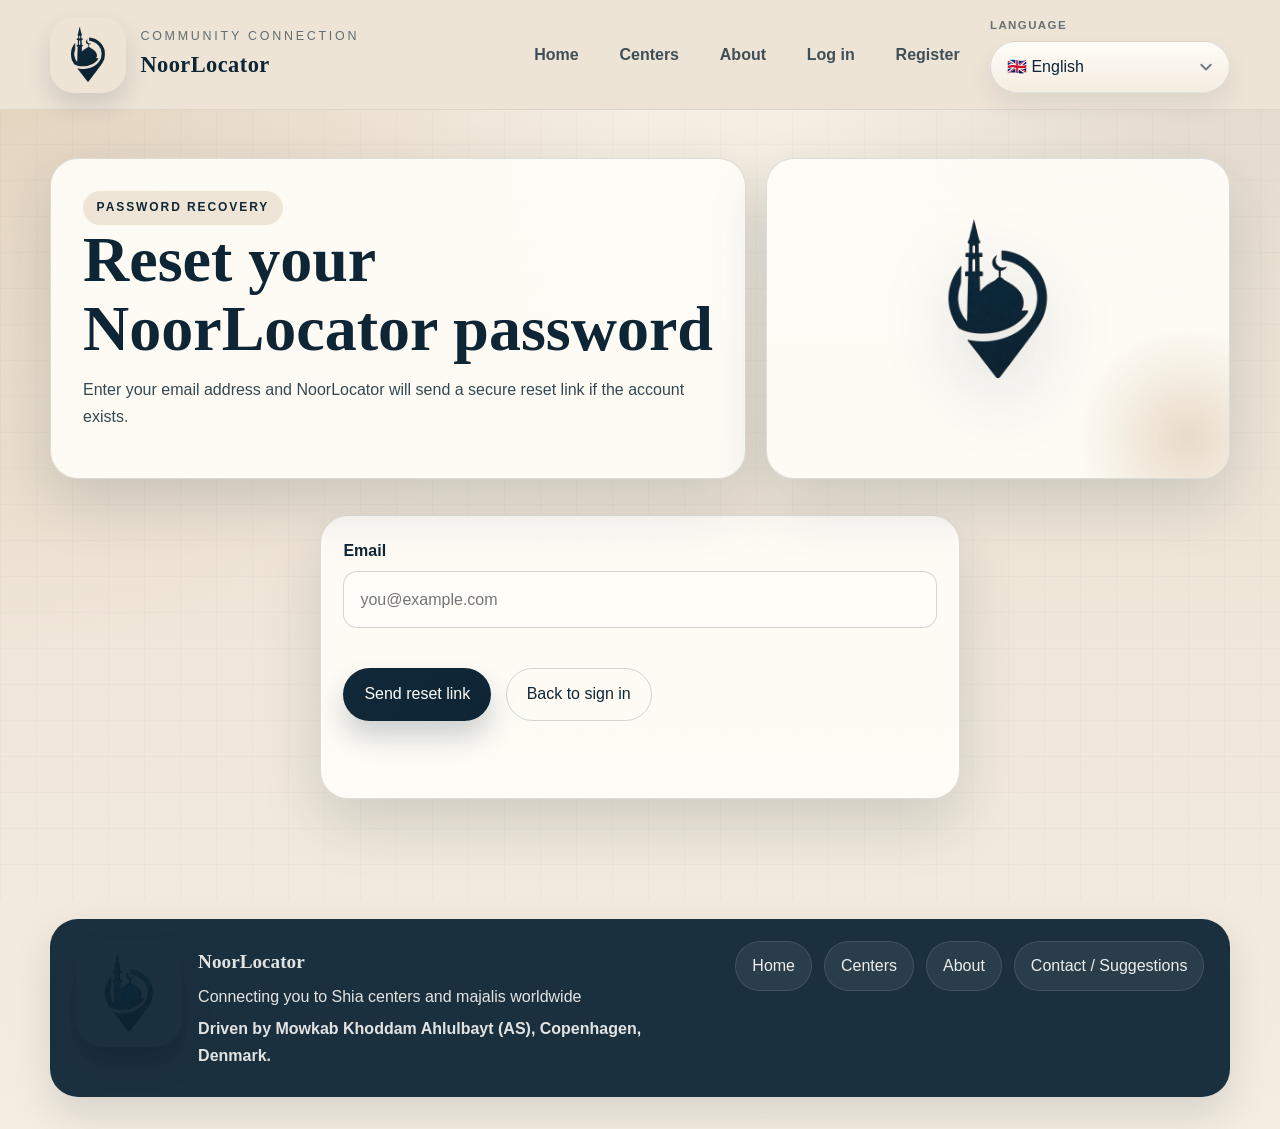
<file: frontend/forgot-password.html>
<!DOCTYPE html>
<html lang="en">
<head>
    <meta charset="utf-8">
    <meta name="viewport" content="width=device-width, initial-scale=1">
    <meta name="theme-color" content="#0D2535">
    <title data-i18n="meta.forgotPassword.title">NoorLocator | Forgot Password</title>
    <link rel="icon" type="image/png" href="assets/logo_bkg.png">
    <link rel="manifest" href="site.webmanifest">
    <link rel="stylesheet" href="css/style.css">
</head>
<body data-page="forgot-password">
    <div data-site-header></div>

    <main class="page-shell">
        <section class="page-hero page-hero--split">
            <div class="page-hero__content">
                <span class="eyebrow" data-i18n="forgot.hero.eyebrow">Password recovery</span>
                <h1 data-i18n="forgot.hero.title">Reset your NoorLocator password</h1>
                <p data-i18n="forgot.hero.description">Enter your email address and NoorLocator will send a secure reset link if the account exists.</p>
            </div>
            <aside class="hero__panel hero__panel--stack">
                <img class="site-logo site-logo--auth hero__logo" data-brand-logo src="assets/logo_bkg.png" alt="NoorLocator logo">
            </aside>
        </section>

        <section class="section">
            <div class="form-shell">
                <form id="forgot-password-form" class="form">
                    <div class="form__group">
                        <label class="form__label" for="forgot-password-email" data-i18n="auth.email.label">Email</label>
                        <input id="forgot-password-email" class="form__control" type="email" name="email" data-i18n-placeholder="auth.email.placeholder" placeholder="you@example.com" required>
                    </div>
                    <div class="button-row">
                        <button class="button button--primary" type="submit" data-i18n="actions.sendResetLink">Send reset link</button>
                        <a class="button button--ghost" href="login.html" data-i18n="actions.backToSignIn">Back to sign in</a>
                    </div>
                    <p data-form-message="forgot-password-form" class="message"></p>
                </form>
            </div>
        </section>
    </main>

    <div data-site-footer></div>

    <script defer src="js/runtime-config.js"></script>
    <script defer src="js/config.js"></script>
    <script defer src="js/auth.js"></script>
    <script defer src="js/api.js"></script>
    <script defer src="js/i18n.js"></script>
    <script defer src="js/layout.js"></script>
    <script defer src="js/app.js"></script>
</body>
</html>
</file>
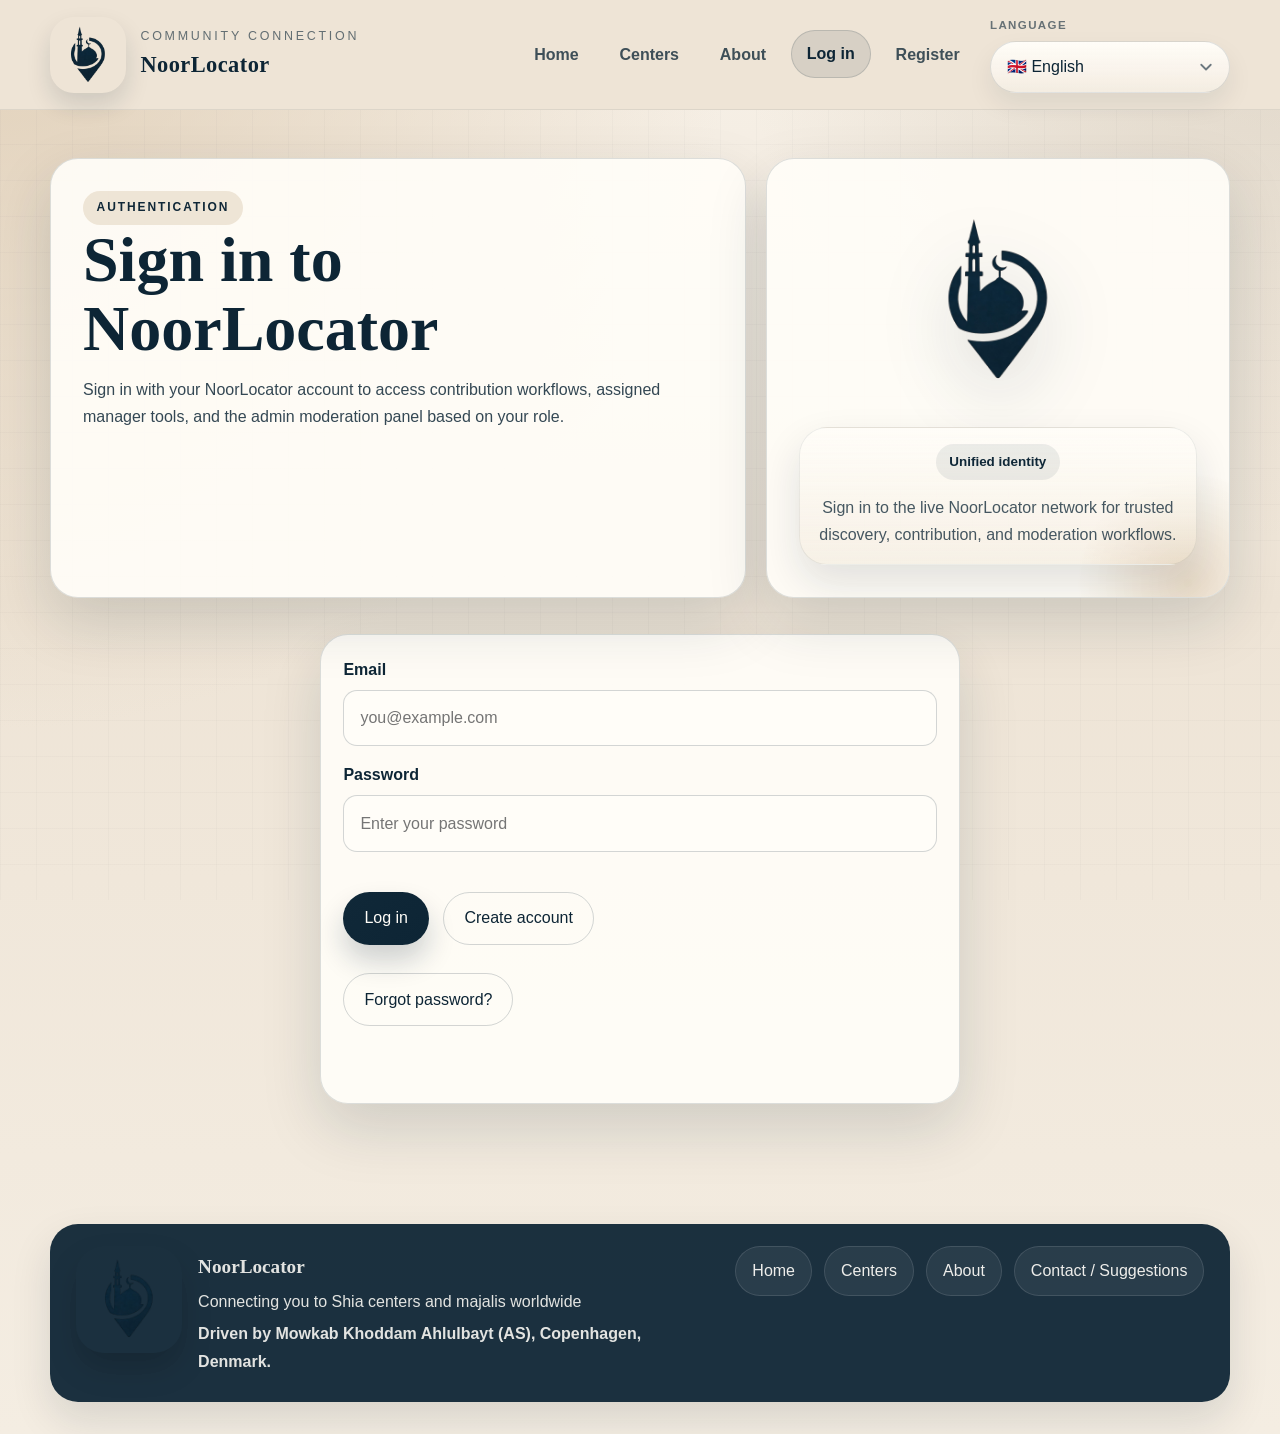
<file: frontend/login.html>
<!DOCTYPE html>
<html lang="en">
<head>
    <meta charset="utf-8">
    <meta name="viewport" content="width=device-width, initial-scale=1">
    <meta name="theme-color" content="#0D2535">
    <title data-i18n="meta.login.title">NoorLocator | Login</title>
    <link rel="icon" type="image/png" href="assets/logo_bkg.png">
    <link rel="manifest" href="site.webmanifest">
    <link rel="stylesheet" href="css/style.css">
</head>
<body data-page="login">
    <div data-site-header></div>

    <main class="page-shell">
        <section class="page-hero page-hero--split">
            <div class="page-hero__content">
                <span class="eyebrow" data-i18n="login.hero.eyebrow">Authentication</span>
                <h1 data-i18n="login.hero.title">Sign in to NoorLocator</h1>
                <p data-i18n="login.hero.description">Sign in with your NoorLocator account to access contribution workflows, assigned manager tools, and the admin moderation panel based on your role.</p>
            </div>
            <aside class="hero__panel hero__panel--stack">
                <img class="site-logo site-logo--auth hero__logo" data-brand-logo src="assets/logo_bkg.png" alt="NoorLocator logo">
                <div class="brand-card">
                    <span class="card__meta" data-i18n="login.brand.meta">Unified identity</span>
                    <p class="brand-card__tagline" data-i18n="login.brand.tagline">Sign in to the live NoorLocator network for trusted discovery, contribution, and moderation workflows.</p>
                </div>
            </aside>
        </section>

        <section class="section">
            <div class="form-shell">
                <form id="login-form" class="form">
                    <div class="form__group">
                        <label class="form__label" for="login-email" data-i18n="auth.email.label">Email</label>
                        <input id="login-email" class="form__control" type="email" name="email" data-i18n-placeholder="auth.email.placeholder" placeholder="you@example.com" required>
                    </div>
                    <div class="form__group">
                        <label class="form__label" for="login-password" data-i18n="auth.password.label">Password</label>
                        <input id="login-password" class="form__control" type="password" name="password" data-i18n-placeholder="auth.password.placeholder" placeholder="Enter your password" required>
                    </div>
                    <div class="button-row">
                        <button class="button button--primary" type="submit" data-i18n="actions.login">Log in</button>
                        <a class="button button--ghost" href="register.html" data-i18n="actions.createAccount">Create account</a>
                    </div>
                    <div class="button-row button-row--inline">
                        <a class="button button--ghost" href="forgot-password.html" data-i18n="actions.forgotPassword">Forgot password?</a>
                    </div>
                    <p data-form-message="login-form" class="message"></p>
                    <div id="login-resend-verification" class="panel panel--soft" hidden>
                        <span class="card__meta" data-i18n="login.verify.meta">Need verification?</span>
                        <p data-i18n="login.verify.description">Verify your email to unlock NoorLocator, then sign in again.</p>
                        <div class="button-row">
                            <button id="login-resend-verification-button" class="button button--secondary" type="button" data-i18n="actions.resendVerificationEmail">Resend verification email</button>
                            <a class="button button--ghost" href="verify-email.html" data-i18n="actions.openVerificationPage">Open verification page</a>
                        </div>
                        <p id="login-resend-verification-message" class="message"></p>
                    </div>
                </form>
            </div>
        </section>
    </main>

    <div data-site-footer></div>

    <script defer src="js/runtime-config.js"></script>
    <script defer src="js/config.js"></script>
    <script defer src="js/auth.js"></script>
    <script defer src="js/api.js"></script>
    <script defer src="js/i18n.js"></script>
    <script defer src="js/layout.js"></script>
    <script defer src="js/app.js"></script>
</body>
</html>
</file>
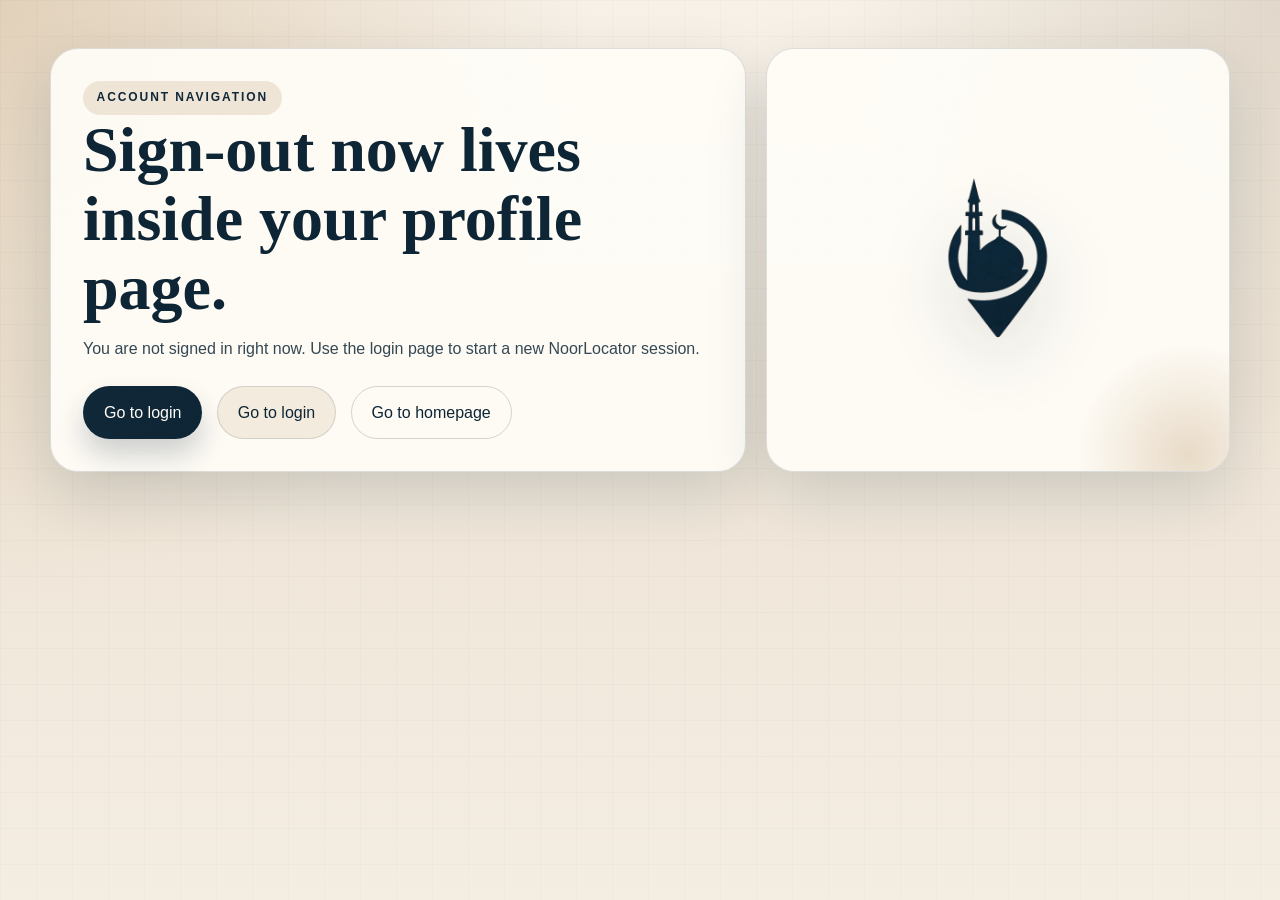
<file: frontend/logout.html>
<!DOCTYPE html>
<html lang="en">
<head>
    <meta charset="utf-8">
    <meta name="viewport" content="width=device-width, initial-scale=1">
    <meta name="theme-color" content="#0D2535">
    <title>NoorLocator | Sign-out Moved</title>
    <link rel="icon" type="image/png" href="assets/logo_bkg.png">
    <link rel="manifest" href="site.webmanifest">
    <link rel="stylesheet" href="css/style.css">
</head>
<body data-page="logout">
    <div data-site-header></div>

    <main class="page-shell">
        <section class="page-hero page-hero--split">
            <div class="page-hero__content">
                <span class="eyebrow">Account navigation</span>
                <h1>Sign-out now lives inside your profile page.</h1>
                <p id="logout-status">Use the combined profile entry in the navigation to open your profile page, review your account details, and sign out from the dedicated profile action.</p>
                <div class="hero__actions">
                    <a id="logout-profile-link" class="button button--primary" href="profile.html">Open profile</a>
                    <a class="button button--secondary" href="login.html">Go to login</a>
                    <a class="button button--ghost" href="index.html">Go to homepage</a>
                </div>
            </div>
            <aside class="hero__panel">
                <img class="site-logo site-logo--auth hero__logo" data-brand-logo src="assets/logo_bkg.png" alt="NoorLocator logo">
            </aside>
        </section>
    </main>

    <div data-site-footer></div>

    <script defer src="js/runtime-config.js"></script>
    <script defer src="js/config.js"></script>
    <script defer src="js/auth.js"></script>
    <script defer src="js/api.js"></script>
    <script defer src="js/layout.js"></script>
    <script defer src="js/app.js"></script>
    <script>
        document.addEventListener("DOMContentLoaded", () => {
            const profileLink = document.getElementById("logout-profile-link");
            const status = document.getElementById("logout-status");
            const isAuthenticated = window.NoorLocatorAuth?.isAuthenticated?.() === true;

            if (!profileLink || !status || isAuthenticated) {
                return;
            }

            profileLink.href = "login.html";
            profileLink.textContent = "Go to login";
            status.textContent = "You are not signed in right now. Use the login page to start a new NoorLocator session.";
        });
    </script>
</body>
</html>
</file>
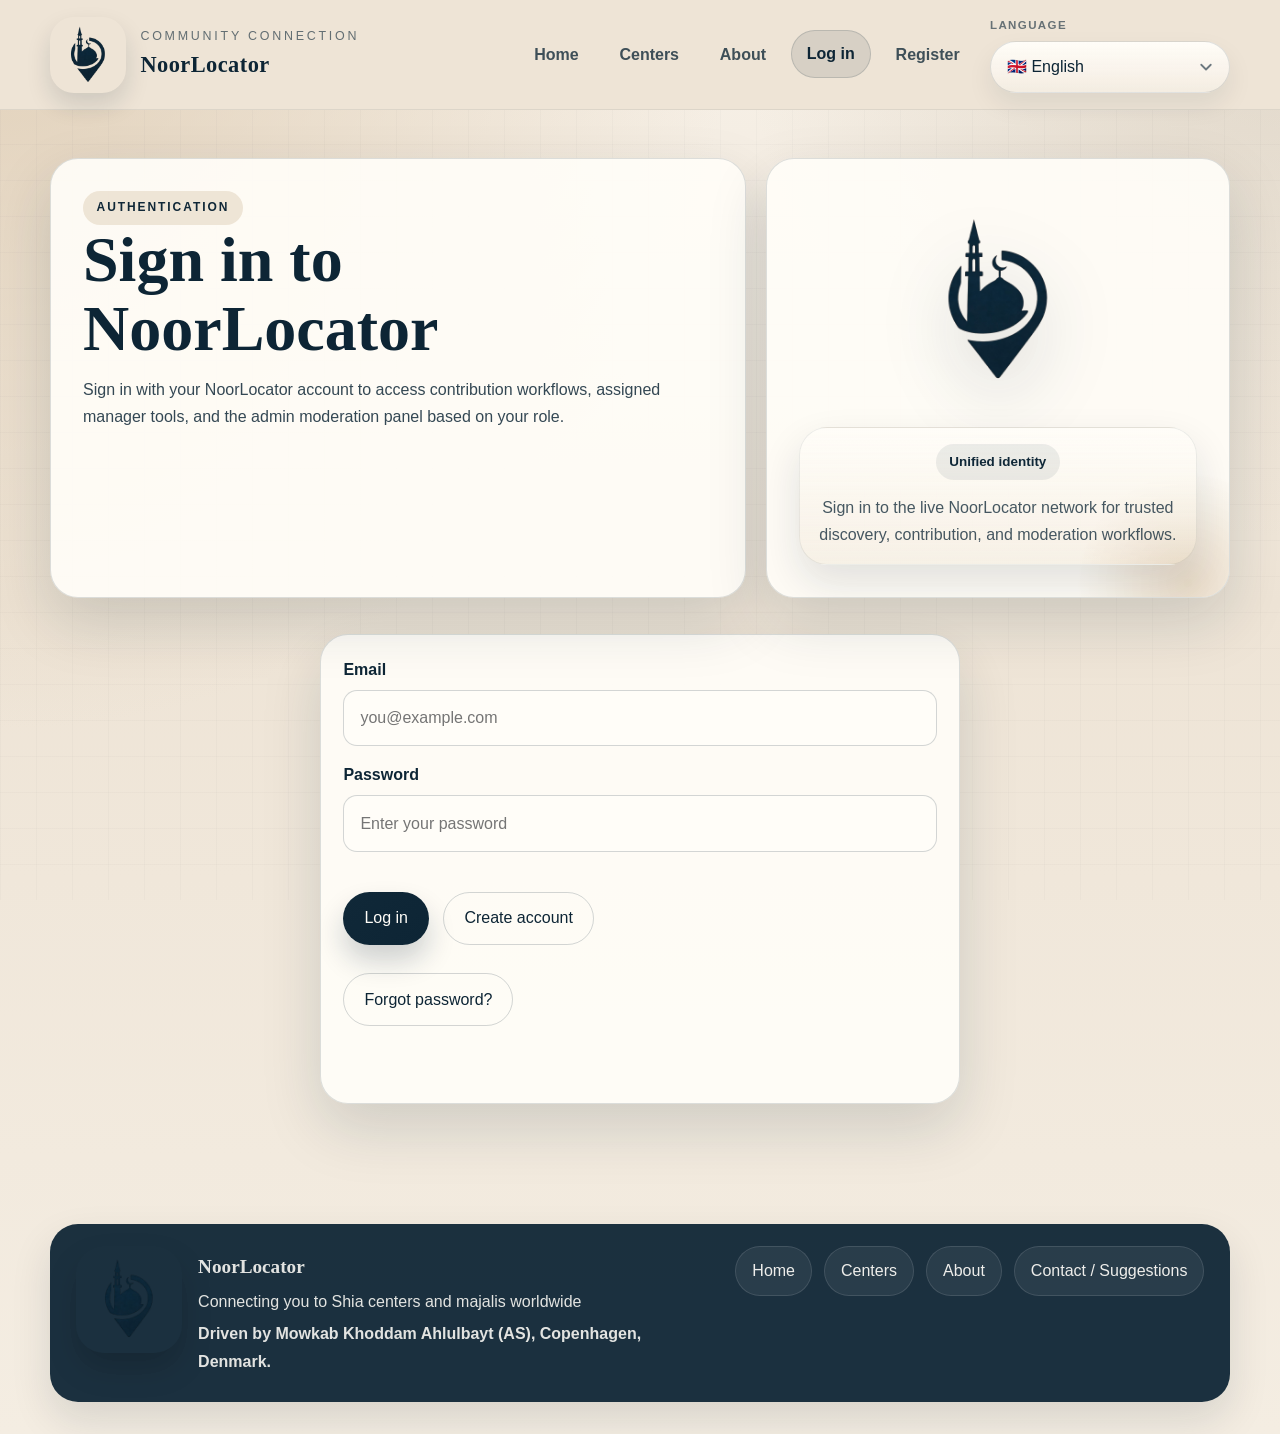
<file: frontend/manager.html>
<!DOCTYPE html>
<html lang="en">
<head>
    <meta charset="utf-8">
    <meta name="viewport" content="width=device-width, initial-scale=1">
    <meta name="theme-color" content="#0D2535">
    <title data-i18n="meta.manager.title">NoorLocator | Manager Workspace</title>
    <link rel="icon" type="image/png" href="assets/logo_bkg.png">
    <link rel="manifest" href="site.webmanifest">
    <link rel="stylesheet" href="css/style.css">
</head>
<body data-page="manager" data-auth-required="true" data-auth-roles="Manager,Admin">
    <div data-site-header></div>
    <div class="auth-gate" data-auth-gate>
        <div class="auth-gate__card">
            <span class="eyebrow" data-i18n="manager.gate.eyebrow">Checking session</span>
            <h2 data-i18n="manager.gate.title">Confirming your manager access.</h2>
            <p data-i18n="manager.gate.description">Your center tools will appear once NoorLocator verifies the session and role scope for this page.</p>
        </div>
    </div>

    <main class="page-shell">
        <section class="page-hero page-hero--split">
            <div class="page-hero__content">
                <span class="eyebrow" data-i18n="manager.hero.eyebrow">Center manager</span>
                <h1 data-i18n="manager.hero.title">Publish majalis, center announcements, and gallery updates for your assigned centers.</h1>
                <p data-i18n="manager.hero.description">The manager workspace is tied to real center assignments. You can publish announcements directly, maintain majalis, and curate center photos only for centers you are approved to manage.</p>
                <div class="hero__actions">
                    <a class="button button--primary" href="#majlis-editor" data-i18n="manager.hero.createMajlis">Create a majlis</a>
                    <a class="button button--secondary" href="#announcement-editor" data-i18n="manager.hero.manageAnnouncements">Manage announcements</a>
                </div>
                <p id="manager-page-message" class="message" data-i18n="manager.page.loading">Loading your manager workspace...</p>
            </div>
            <aside class="hero__panel hero__panel--stack">
                <div class="brand-card brand-card--compact">
                    <img class="site-logo site-logo--workspace" data-brand-logo src="assets/logo_bkg.png" alt="NoorLocator logo">
                    <p class="brand-card__tagline" data-i18n="manager.brand.tagline">The NoorLocator brand identity carries through center publishing, announcements, majalis, and gallery management.</p>
                </div>
                <article class="mini-stat">
                    <span class="card__meta" data-i18n="manager.stats.centers">Assigned centers</span>
                    <strong id="manager-center-count">0</strong>
                    <p data-i18n="manager.stats.centersDescription">Only your approved centers appear in this workspace unless you are signed in as an admin.</p>
                </article>
                <article class="mini-stat">
                    <span class="card__meta" data-i18n="manager.stats.majalis">Majalis in view</span>
                    <strong id="manager-majlis-count">0</strong>
                    <p data-i18n="manager.stats.majalisDescription">See the majalis for the center you currently have selected.</p>
                </article>
                <article class="mini-stat">
                    <span class="card__meta" data-i18n="manager.stats.announcements">Announcements</span>
                    <strong id="manager-announcement-count">0</strong>
                    <p data-i18n="manager.stats.announcementsDescription">Center announcements publish directly from managers without an admin approval step.</p>
                </article>
                <article class="mini-stat">
                    <span class="card__meta" data-i18n="manager.stats.images">Gallery images</span>
                    <strong id="manager-image-count">0</strong>
                    <p data-i18n="manager.stats.imagesDescription">Manage gallery images and choose the primary banner for each center.</p>
                </article>
            </aside>
        </section>

        <section class="section">
            <nav class="dashboard-nav" aria-label="Manager navigation" data-i18n-aria-label="manager.nav.aria">
                <a class="dashboard-nav__link" href="#manager-overview" data-i18n="manager.nav.overview">Overview</a>
                <a class="dashboard-nav__link" href="#my-centers" data-i18n="manager.nav.centers">My centers</a>
                <a class="dashboard-nav__link" href="#majlis-editor" data-i18n="manager.nav.majlisEditor">Majlis editor</a>
                <a class="dashboard-nav__link" href="#majlis-list" data-i18n="manager.nav.majlisList">Majlis list</a>
                <a class="dashboard-nav__link" href="#announcement-editor" data-i18n="manager.nav.announcements">Announcements</a>
                <a class="dashboard-nav__link" href="#media-gallery" data-i18n="manager.nav.gallery">Media gallery</a>
            </nav>
        </section>

        <section class="section" id="manager-overview">
            <div id="manager-cards" class="dashboard-grid"></div>
        </section>

        <section class="section" id="my-centers">
            <div class="section__heading">
                <div class="section__copy">
                    <span class="card__meta" data-i18n="manager.centers.meta">My assigned centers</span>
                    <h2 data-i18n="manager.centers.title">Work only where you are approved.</h2>
                    <p data-i18n="manager.centers.description">Your tools are limited to the centers you are approved to manage.</p>
                </div>
            </div>
            <div id="manager-centers" class="card-grid">
                <div class="empty-state" data-i18n="manager.centers.loading">Loading your assigned centers...</div>
            </div>
        </section>

        <section class="section section-stack">
            <div class="detail-grid detail-grid--dashboard">
                <article class="panel" id="majlis-editor">
                    <span class="card__meta" data-i18n="manager.majlisEditor.meta">Majlis editor</span>
                    <h3 id="majlis-form-heading" data-i18n="manager.majlisEditor.title">Create a new majlis</h3>
                    <form id="majlis-form" class="form" enctype="multipart/form-data">
                        <input type="hidden" name="majlisId">

                        <label class="form__group">
                            <span class="form__label" data-i18n="manager.form.center">Center</span>
                            <select id="majlis-center-select" class="form__control" name="centerId" required></select>
                        </label>

                        <div class="filter-grid">
                            <label class="form__group">
                                <span class="form__label" data-i18n="manager.form.title">Title</span>
                                <input class="form__control" type="text" name="title" maxlength="200" required>
                            </label>
                            <label class="form__group">
                                <span class="form__label" data-i18n="manager.form.date">Date</span>
                                <input class="form__control" type="date" name="date" required>
                            </label>
                            <label class="form__group">
                                <span class="form__label" data-i18n="manager.form.time">Time</span>
                                <input class="form__control" type="time" name="time" required>
                            </label>
                        </div>

                        <label class="form__group">
                            <span class="form__label" data-i18n="manager.form.description">Description</span>
                            <textarea class="form__control" name="description" data-i18n-placeholder="manager.majlisEditor.descriptionPlaceholder" placeholder="Share the majlis details that should appear publicly."></textarea>
                        </label>

                        <div class="filter-grid">
                            <label class="form__group">
                                <span class="form__label" data-i18n="manager.form.optionalImage">Optional image</span>
                                <input class="form__control" type="file" name="image" accept=".jpg,.jpeg,.png,.webp,image/jpeg,image/png,image/webp">
                                <span class="form__hint" data-i18n="manager.majlisEditor.imageHint">Add a poster or banner image for this majlis. Accepted formats: JPG, PNG, WEBP. Maximum size: 5MB.</span>
                            </label>
                            <div class="form__group form__group--checkbox">
                                <span class="form__label" data-i18n="manager.form.imageActions">Image actions</span>
                                <label class="checkbox">
                                    <input type="checkbox" name="removeImage">
                                    <span data-i18n="manager.form.removeImage">Remove the current image when saving</span>
                                </label>
                            </div>
                        </div>

                        <fieldset class="form__group">
                            <legend class="form__label" data-i18n="manager.form.languages">Languages</legend>
                            <div id="majlis-language-options" class="checkbox-grid">
                                <div class="empty-state empty-state--soft" data-i18n="manager.form.languagesLoading">Loading predefined languages...</div>
                            </div>
                        </fieldset>

                        <div class="button-row">
                            <button id="majlis-submit-button" class="button button--primary" type="submit" data-i18n="manager.majlisEditor.submit">Create majlis</button>
                            <button id="majlis-cancel-button" class="button button--ghost" type="button" hidden data-i18n="actions.cancelEdit">Cancel edit</button>
                        </div>
                        <p data-form-message="majlis-form" class="message"></p>
                    </form>
                </article>

                <article class="panel" id="majlis-list">
                    <div class="section__heading section__heading--tight">
                        <div class="section__copy">
                            <span class="card__meta" data-i18n="manager.majlisList.meta">Majalis</span>
                            <h3 data-i18n="manager.majlisList.title">Manage majalis by center</h3>
                        </div>
                    </div>

                    <div class="toolbar-row">
                        <label class="form__group toolbar-row__control">
                            <span class="form__label" data-i18n="manager.form.centerView">Center view</span>
                            <select id="majlis-filter-center" class="form__control form__control--compact"></select>
                        </label>
                        <button id="refresh-majalis-button" class="button button--secondary" type="button" data-i18n="actions.refreshList">Refresh list</button>
                    </div>

                    <div id="manager-majalis" class="stack-list">
                        <div class="empty-state" data-i18n="manager.majlisList.loading">Loading majalis...</div>
                    </div>
                </article>
            </div>
        </section>

        <section class="section section-stack">
            <div class="detail-grid detail-grid--dashboard">
                <article class="panel" id="announcement-editor">
                    <span class="card__meta" data-i18n="manager.announcements.meta">Event announcements</span>
                    <h3 id="event-announcement-form-heading" data-i18n="manager.announcements.title">Create a center announcement</h3>
                    <form id="event-announcement-form" class="form" enctype="multipart/form-data">
                        <input type="hidden" name="announcementId">

                        <label class="form__group">
                            <span class="form__label" data-i18n="manager.form.center">Center</span>
                            <select id="announcement-center-select" class="form__control" name="centerId" required></select>
                        </label>

                        <div class="filter-grid">
                            <label class="form__group">
                                <span class="form__label" data-i18n="manager.form.title">Title</span>
                                <input class="form__control" type="text" name="title" maxlength="200" required>
                            </label>
                            <label class="form__group">
                                <span class="form__label" data-i18n="common.statusLabel">Status</span>
                                <select class="form__control" name="status" required>
                                    <option value="Published" data-i18n="status.published">Published</option>
                                    <option value="Draft" data-i18n="status.draft">Draft</option>
                                    <option value="Archived" data-i18n="status.archived">Archived</option>
                                </select>
                            </label>
                        </div>

                        <label class="form__group">
                            <span class="form__label" data-i18n="manager.form.description">Description</span>
                            <textarea class="form__control" name="description" maxlength="4000" data-i18n-placeholder="manager.announcements.descriptionPlaceholder" placeholder="Share a public update, upcoming activity, or center announcement."></textarea>
                        </label>

                        <div class="filter-grid">
                            <label class="form__group">
                                <span class="form__label" data-i18n="manager.form.optionalImage">Optional image</span>
                                <input class="form__control" type="file" name="image" accept=".jpg,.jpeg,.png,.webp,image/jpeg,image/png,image/webp">
                            </label>
                            <div class="form__group form__group--checkbox">
                                <span class="form__label" data-i18n="manager.form.imageActions">Image actions</span>
                                <label class="checkbox">
                                    <input type="checkbox" name="removeImage">
                                    <span data-i18n="manager.form.removeImage">Remove the current image when saving</span>
                                </label>
                            </div>
                        </div>

                        <div class="button-row">
                            <button id="event-announcement-submit-button" class="button button--primary" type="submit" data-i18n="manager.announcements.submit">Publish announcement</button>
                            <button id="event-announcement-cancel-button" class="button button--ghost" type="button" hidden data-i18n="actions.cancelEdit">Cancel edit</button>
                        </div>
                        <p data-form-message="event-announcement-form" class="message"></p>
                    </form>
                </article>

                <article class="panel" id="announcement-list">
                    <div class="section__heading section__heading--tight">
                        <div class="section__copy">
                            <span class="card__meta" data-i18n="manager.announcementList.meta">Announcement feed</span>
                            <h3 data-i18n="manager.announcementList.title">Manage announcements by center</h3>
                        </div>
                    </div>

                    <div class="toolbar-row">
                        <label class="form__group toolbar-row__control">
                            <span class="form__label" data-i18n="manager.form.centerView">Center view</span>
                            <select id="announcement-filter-center" class="form__control form__control--compact"></select>
                        </label>
                        <button id="refresh-announcements-button" class="button button--secondary" type="button" data-i18n="actions.refreshAnnouncements">Refresh announcements</button>
                    </div>

                    <div id="manager-announcements" class="stack-list">
                        <div class="empty-state" data-i18n="manager.announcementList.loading">Loading announcements...</div>
                    </div>
                </article>
            </div>
        </section>

        <section class="section section-stack" id="media-gallery">
            <div class="detail-grid detail-grid--dashboard">
                <article class="panel">
                    <span class="card__meta" data-i18n="manager.gallery.meta">Center media</span>
                    <h3 data-i18n="manager.gallery.title">Upload gallery images</h3>
                    <form id="center-image-upload-form" class="form" enctype="multipart/form-data">
                        <label class="form__group">
                            <span class="form__label" data-i18n="manager.form.center">Center</span>
                            <select id="center-image-center-select" class="form__control" name="centerId" required></select>
                        </label>

                        <div class="filter-grid">
                            <label class="form__group">
                                <span class="form__label" data-i18n="manager.gallery.imageFile">Image file</span>
                                <input class="form__control" type="file" name="image" accept=".jpg,.jpeg,.png,.webp,image/jpeg,image/png,image/webp" required>
                                <span class="form__hint" data-i18n="manager.gallery.imageHint">Accepted formats: JPG, PNG, WEBP. Maximum size: 5MB.</span>
                            </label>
                            <div class="form__group form__group--checkbox">
                                <span class="form__label" data-i18n="manager.gallery.options">Gallery options</span>
                                <label class="checkbox">
                                    <input type="checkbox" name="isPrimary">
                                    <span data-i18n="manager.gallery.primaryOption">Use as primary center image</span>
                                </label>
                            </div>
                        </div>

                        <button class="button button--primary" type="submit" data-i18n="manager.gallery.upload">Upload image</button>
                        <div class="upload-progress" aria-live="polite">
                            <progress id="center-image-upload-progress" class="upload-progress__bar" max="100" value="0" hidden></progress>
                            <p id="center-image-upload-progress-meta" class="upload-progress__meta"></p>
                        </div>
                        <p data-form-message="center-image-upload-form" class="message"></p>
                    </form>
                </article>

                <article class="panel">
                    <div class="section__heading section__heading--tight">
                        <div class="section__copy">
                            <span class="card__meta" data-i18n="manager.gallery.listMeta">Gallery</span>
                            <h3 data-i18n="manager.gallery.listTitle">Set primary images or remove outdated photos</h3>
                        </div>
                    </div>

                    <div class="toolbar-row">
                        <label class="form__group toolbar-row__control">
                            <span class="form__label" data-i18n="manager.form.centerView">Center view</span>
                            <select id="center-image-filter-center" class="form__control form__control--compact"></select>
                        </label>
                        <button id="refresh-center-images-button" class="button button--secondary" type="button" data-i18n="actions.refreshGallery">Refresh gallery</button>
                    </div>

                    <div id="manager-center-images" class="gallery-grid">
                        <div class="empty-state" data-i18n="manager.gallery.loading">Loading center gallery...</div>
                    </div>
                </article>
            </div>
        </section>
    </main>

    <div data-site-footer></div>

    <script defer src="js/runtime-config.js"></script>
    <script defer src="js/config.js"></script>
    <script defer src="js/auth.js"></script>
    <script defer src="js/api.js"></script>
    <script defer src="js/i18n.js"></script>
    <script defer src="js/layout.js"></script>
    <script defer src="js/app.js"></script>
</body>
</html>
</file>
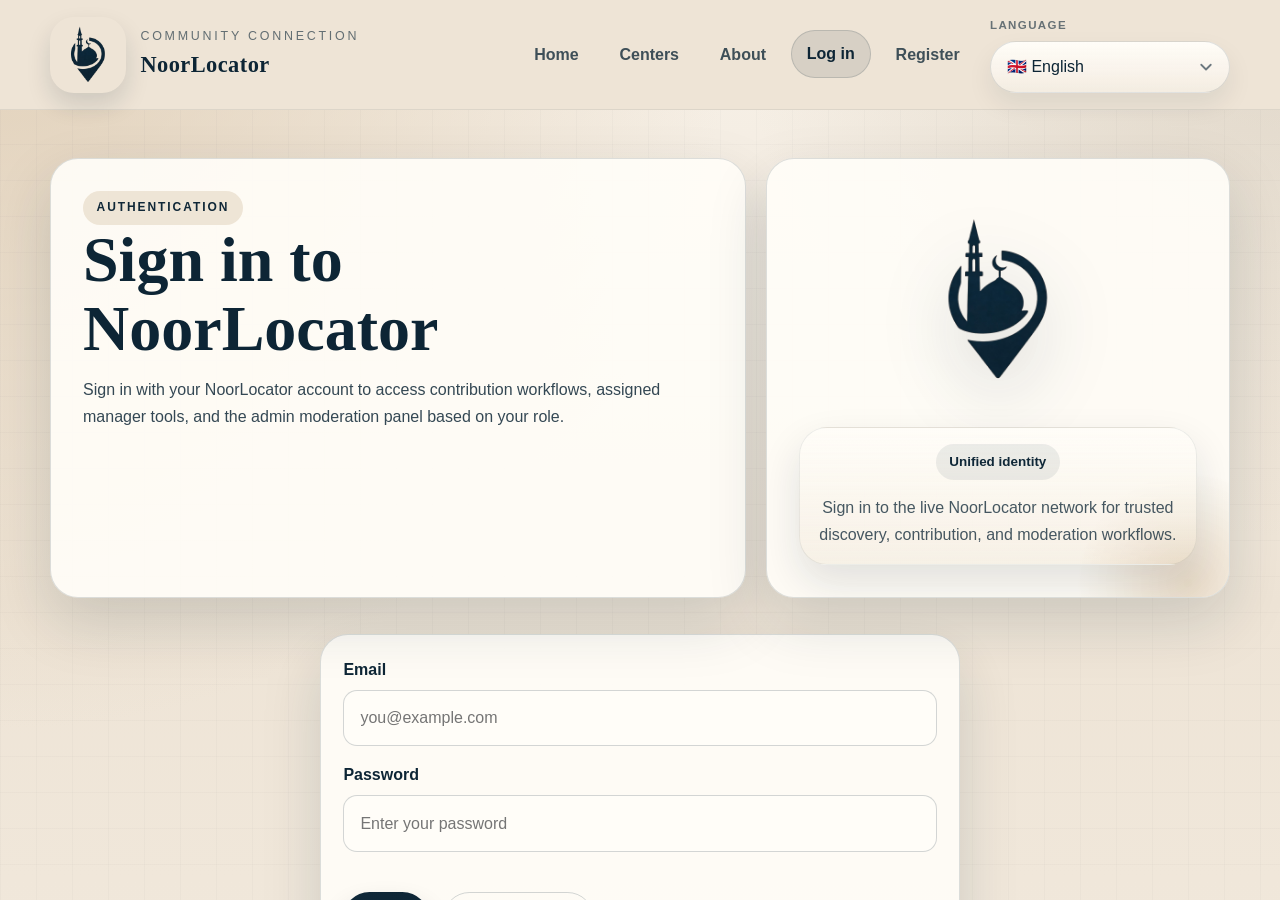
<file: frontend/notifications.html>
<!DOCTYPE html>
<html lang="en">
<head>
    <meta charset="utf-8">
    <meta name="viewport" content="width=device-width, initial-scale=1">
    <meta name="theme-color" content="#0D2535">
    <title data-i18n="meta.notifications.title">NoorLocator | Notifications</title>
    <link rel="icon" type="image/png" href="assets/logo_bkg.png">
    <link rel="manifest" href="site.webmanifest">
    <link rel="stylesheet" href="css/style.css">
</head>
<body data-page="notifications" data-auth-required="true">
    <div data-site-header></div>
    <div class="auth-gate" data-auth-gate>
        <div class="auth-gate__card">
            <span class="eyebrow" data-i18n="notifications.gate.eyebrow">Checking session</span>
            <h2 data-i18n="notifications.gate.title">Loading your NoorLocator notifications.</h2>
            <p data-i18n="notifications.gate.description">Your account notifications stay protected until NoorLocator confirms the current authenticated session.</p>
        </div>
    </div>

    <main class="page-shell">
        <section class="page-hero page-hero--split">
            <div class="page-hero__content">
                <span class="eyebrow" data-i18n="notifications.hero.eyebrow">Notifications</span>
                <h1 data-i18n="notifications.hero.title">Stay up to date with the centers you follow and visit.</h1>
                <p data-i18n="notifications.hero.description">Majlis and event updates appear here as soon as NoorLocator sends them to your account.</p>
                <div class="hero__actions">
                    <button id="notifications-mark-all" class="button button--secondary" type="button" data-i18n="actions.markAllRead">Mark all as read</button>
                    <a class="button button--ghost" href="profile.html" data-i18n="notifications.actions.settings">Notification settings</a>
                </div>
                <p id="notifications-page-message" class="message" data-i18n="notifications.page.loading">Loading notifications...</p>
            </div>
            <aside class="hero__panel hero__panel--stack">
                <div class="brand-card brand-card--compact">
                    <img class="site-logo site-logo--workspace" data-brand-logo src="assets/logo_bkg.png" alt="NoorLocator logo">
                    <p class="brand-card__tagline" data-i18n="notifications.brand.tagline">Your unread badge updates as soon as NoorLocator records new center activity for you.</p>
                </div>
            </aside>
        </section>

        <section class="section">
            <div id="notifications-list" class="stack-list"></div>
        </section>
    </main>

    <div data-site-footer></div>

    <script defer src="js/runtime-config.js"></script>
    <script defer src="js/config.js"></script>
    <script defer src="js/auth.js"></script>
    <script defer src="js/api.js"></script>
    <script defer src="js/i18n.js"></script>
    <script defer src="js/layout.js"></script>
    <script defer src="js/app.js"></script>
</body>
</html>
</file>
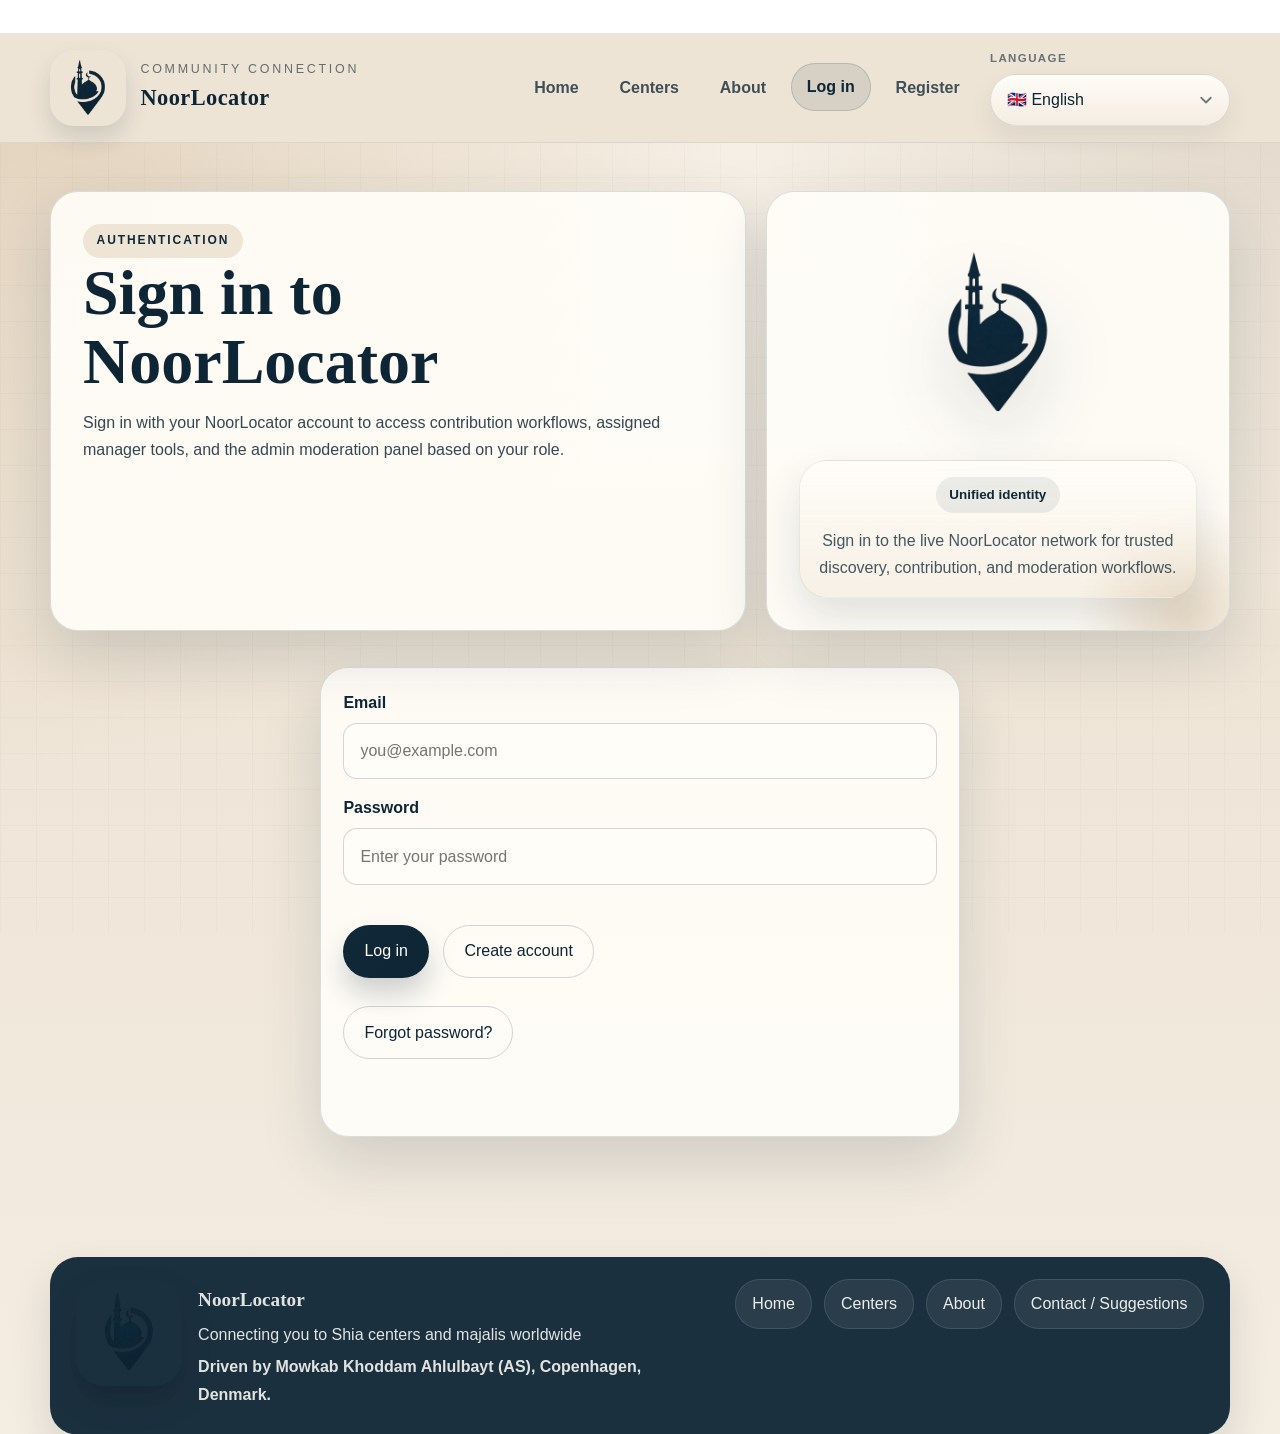
<file: frontend/profile.html>
<!DOCTYPE html>
<html lang="en">
<head>
    <meta charset="utf-8">
    <meta name="viewport" content="width=device-width, initial-scale=1">
    <meta name="theme-color" content="#0D2535">
    <title data-i18n="meta.profile.title">NoorLocator | My Profile</title>
    <link rel="icon" type="image/png" href="assets/logo_bkg.png">
    <link rel="manifest" href="site.webmanifest">
    <link rel="stylesheet" href="css/style.css">
</head>
<body data-page="profile" data-auth-required="true" data-auth-allow-unverified="true">
    <div data-site-header></div>
    <div class="auth-gate" data-auth-gate>
        <div class="auth-gate__card">
            <span class="eyebrow" data-i18n="profile.gate.eyebrow">Checking session</span>
            <h2 data-i18n="profile.gate.title">Loading your NoorLocator profile.</h2>
            <p data-i18n="profile.gate.description">Your account details stay protected until NoorLocator confirms the current authenticated session.</p>
        </div>
    </div>

    <main class="page-shell">
        <section class="page-hero page-hero--split">
            <div class="page-hero__content">
                <span class="eyebrow" data-i18n="profile.hero.eyebrow">My profile</span>
                <h1 data-i18n="profile.hero.title">Manage the personal account details tied to your NoorLocator session.</h1>
                <p data-i18n="profile.hero.description">Update your display name and email without changing your role, permissions, or active session state.</p>
                <div class="hero__actions">
                    <a id="profile-workspace-link" class="button button--primary" href="dashboard.html" data-i18n="profile.actions.backToWorkspace">Back to workspace</a>
                    <a class="button button--secondary" href="#profile-form-section" data-i18n="profile.actions.editProfile">Edit profile</a>
                </div>
                <p id="profile-page-message" class="message" data-i18n="profile.page.loading">Loading your profile...</p>
            </div>
            <aside class="hero__panel hero__panel--stack">
                <div class="brand-card brand-card--compact">
                    <img class="site-logo site-logo--workspace" data-brand-logo src="assets/logo_bkg.png" alt="NoorLocator logo">
                    <p class="brand-card__tagline" data-i18n="profile.brand.tagline">Your personal account details stay connected to the same NoorLocator identity and session experience.</p>
                </div>
                <article class="mini-stat">
                    <span class="card__meta" data-i18n="profile.current.meta">Current profile</span>
                    <strong id="profile-display-name">Loading...</strong>
                    <p data-i18n="profile.current.description">This is the exact identity NoorLocator shows in navigation after your session is confirmed.</p>
                </article>
                <article class="mini-stat">
                    <span class="card__meta" data-i18n="profile.emailStatus.meta">Email status</span>
                    <strong id="profile-verification-status">Loading...</strong>
                    <p id="profile-verification-note" data-i18n="profile.emailStatus.loading">NoorLocator is checking whether this email is verified.</p>
                    <button id="profile-resend-verification" class="button button--ghost" type="button" hidden data-i18n="actions.resendVerificationEmail">Resend verification email</button>
                </article>
                <article class="mini-stat">
                    <span class="card__meta" data-i18n="profile.role.meta">Role</span>
                    <strong id="profile-role-badge">Loading...</strong>
                    <p data-i18n="profile.role.description">Your role and security-sensitive account fields stay read-only here.</p>
                </article>
                <article class="mini-stat">
                    <span class="card__meta" data-i18n="profile.created.meta">Account created</span>
                    <strong id="profile-created-at">Loading...</strong>
                    <p data-i18n="profile.created.description">Profile changes update your personal account details without breaking the current session.</p>
                </article>
                <article class="mini-stat">
                    <span class="card__meta" data-i18n="profile.lastLogin.meta">Last sign-in</span>
                    <strong id="profile-last-login">Loading...</strong>
                    <p data-i18n="profile.lastLogin.description">NoorLocator uses this to help you keep track of your active account activity.</p>
                </article>
            </aside>
        </section>

        <section class="section" id="profile-overview">
            <div id="profile-cards" class="dashboard-grid"></div>
        </section>

        <section class="section section-stack" id="profile-form-section">
            <div class="detail-grid detail-grid--dashboard">
                <article class="panel">
                    <span class="card__meta" data-i18n="profile.editable.meta">Editable details</span>
                    <h3 data-i18n="profile.editable.title">Update your profile</h3>
                    <form id="profile-form" class="form">
                        <label class="form__group">
                            <span class="form__label" data-i18n="profile.form.displayName">Display name</span>
                            <input class="form__control" type="text" name="name" maxlength="150" required>
                        </label>
                        <label class="form__group">
                            <span class="form__label" data-i18n="auth.email.label">Email</span>
                            <input class="form__control" type="email" name="email" maxlength="256" required>
                        </label>
                        <div class="button-row">
                            <button id="profile-submit-button" class="button button--primary" type="submit" data-i18n="actions.saveProfile">Save profile</button>
                        </div>
                        <p data-form-message="profile-form" class="message"></p>
                    </form>
                </article>

                <article class="panel">
                    <span class="card__meta" data-i18n="profile.readonly.meta">Read-only account details</span>
                    <h3 data-i18n="profile.readonly.title">Protected fields</h3>
                    <div class="stack-list">
                        <article class="list-card">
                            <div class="list-card__head">
                                <div>
                                    <h4 data-i18n="profile.readonly.role.title">Role</h4>
                                    <p class="list-card__meta" data-i18n="profile.readonly.role.description">Permissions stay unchanged through profile edits.</p>
                                </div>
                                <span id="profile-role-display" class="status-pill">Loading...</span>
                            </div>
                        </article>
                        <article class="list-card">
                            <div class="list-card__head">
                                <div>
                                    <h4 data-i18n="profile.readonly.assignedCenters.title">Assigned centers</h4>
                                    <p class="list-card__meta" data-i18n="profile.readonly.assignedCenters.description">Shown for awareness only when your account has manager scope.</p>
                                </div>
                                <span id="profile-center-count" class="status-pill status-pill--muted">Loading...</span>
                            </div>
                        </article>
                        <article class="list-card">
                            <div class="list-card__head">
                                <div>
                                    <h4 data-i18n="profile.readonly.security.title">Password and security</h4>
                                    <p class="list-card__meta" data-i18n="profile.readonly.security.description">Password hashes and role changes are not editable from this page.</p>
                                </div>
                                <span class="status-pill status-pill--muted" data-i18n="profile.readonly.security.badge">Protected</span>
                            </div>
                        </article>
                    </div>
                </article>
            </div>
            <div class="detail-grid detail-grid--dashboard">
                <article class="panel">
                    <span class="card__meta" data-i18n="profile.notifications.meta">Notifications</span>
                    <h3 data-i18n="profile.notifications.title">Choose how NoorLocator reaches you</h3>
                    <form id="notification-preferences-form" class="form">
                        <label class="checkbox-row">
                            <input type="checkbox" name="emailNotificationsEnabled">
                            <span data-i18n="profile.notifications.email">Email notifications</span>
                        </label>
                        <label class="checkbox-row">
                            <input type="checkbox" name="appNotificationsEnabled">
                            <span data-i18n="profile.notifications.app">In-app notifications</span>
                        </label>
                        <label class="checkbox-row">
                            <input type="checkbox" name="majlisNotificationsEnabled">
                            <span data-i18n="profile.notifications.majlis">Majlis updates</span>
                        </label>
                        <label class="checkbox-row">
                            <input type="checkbox" name="eventNotificationsEnabled">
                            <span data-i18n="profile.notifications.events">Event announcements</span>
                        </label>
                        <label class="checkbox-row">
                            <input type="checkbox" name="centerUpdatesEnabled">
                            <span data-i18n="profile.notifications.centerUpdates">Center activity updates</span>
                        </label>
                        <div class="button-row">
                            <button class="button button--primary" type="submit" data-i18n="actions.saveNotificationSettings">Save notification settings</button>
                        </div>
                        <p data-form-message="notification-preferences-form" class="message"></p>
                    </form>
                </article>
                <article class="panel">
                    <span class="card__meta" data-i18n="profile.language.meta">Language preference</span>
                    <h3 data-i18n="profile.language.title">Choose your app language</h3>
                    <p data-i18n="profile.language.description">This preference is used for the interface, notifications, and translated email templates when available.</p>
                    <form id="preferred-language-form" class="form">
                        <label class="form__group">
                            <span class="form__label" data-i18n="profile.language.label">Preferred language</span>
                            <select id="preferred-language-select" class="form__control" name="preferredLanguageCode">
                                <option value="en">English</option>
                            </select>
                        </label>
                        <div class="button-row">
                            <button class="button button--primary" type="submit" data-i18n="actions.saveLanguagePreference">Save language preference</button>
                        </div>
                        <p data-form-message="preferred-language-form" class="message"></p>
                    </form>
                </article>
            </div>
        </section>
    </main>

    <div data-site-footer></div>

    <script defer src="js/runtime-config.js"></script>
    <script defer src="js/config.js"></script>
    <script defer src="js/auth.js"></script>
    <script defer src="js/api.js"></script>
    <script defer src="js/i18n.js"></script>
    <script defer src="js/layout.js"></script>
    <script defer src="js/app.js"></script>
</body>
</html>
</file>
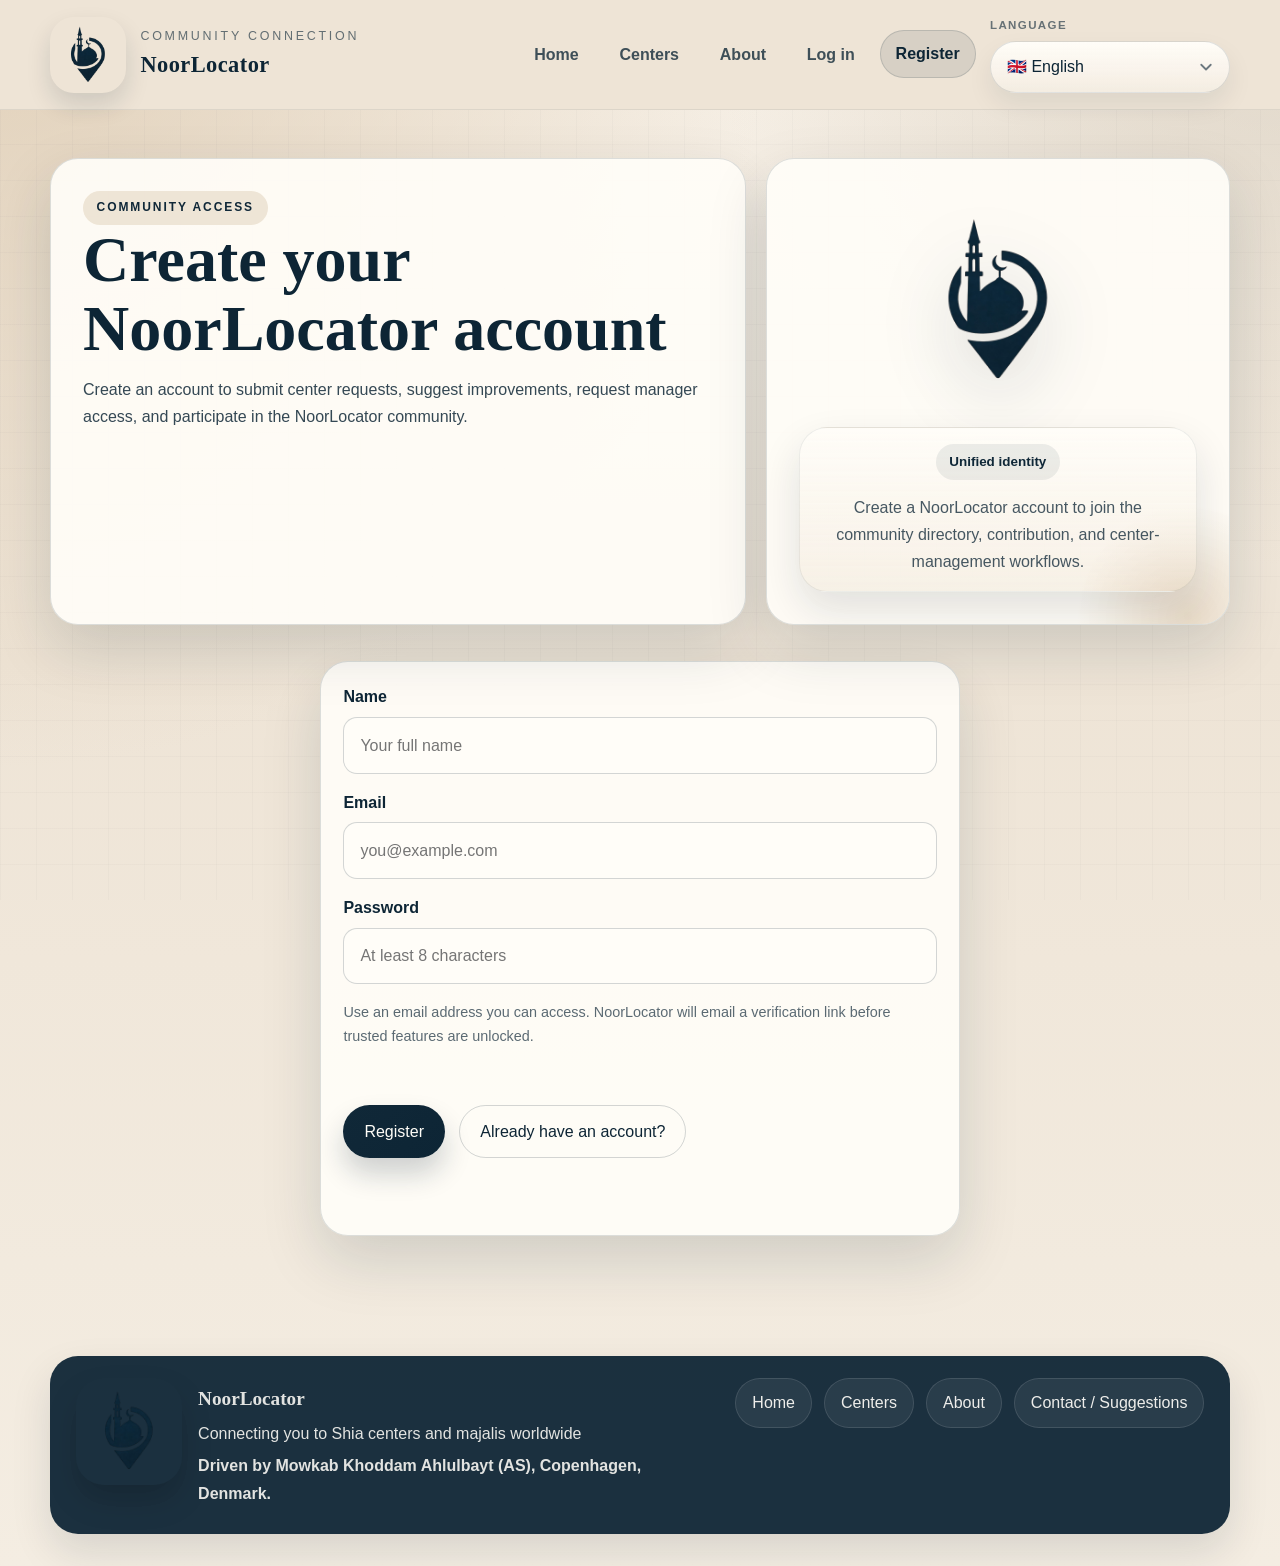
<file: frontend/register.html>
<!DOCTYPE html>
<html lang="en">
<head>
    <meta charset="utf-8">
    <meta name="viewport" content="width=device-width, initial-scale=1">
    <meta name="theme-color" content="#0D2535">
    <title data-i18n="meta.register.title">NoorLocator | Register</title>
    <link rel="icon" type="image/png" href="assets/logo_bkg.png">
    <link rel="manifest" href="site.webmanifest">
    <link rel="stylesheet" href="css/style.css">
</head>
<body data-page="register">
    <div data-site-header></div>

    <main class="page-shell">
        <section class="page-hero page-hero--split">
            <div class="page-hero__content">
                <span class="eyebrow" data-i18n="register.hero.eyebrow">Community access</span>
                <h1 data-i18n="register.hero.title">Create your NoorLocator account</h1>
                <p data-i18n="register.hero.description">Create an account to submit center requests, suggest improvements, request manager access, and participate in the NoorLocator community.</p>
            </div>
            <aside class="hero__panel hero__panel--stack">
                <img class="site-logo site-logo--auth hero__logo" data-brand-logo src="assets/logo_bkg.png" alt="NoorLocator logo">
                <div class="brand-card">
                    <span class="card__meta" data-i18n="register.brand.meta">Unified identity</span>
                    <p class="brand-card__tagline" data-i18n="register.brand.tagline">Create a NoorLocator account to join the community directory, contribution, and center-management workflows.</p>
                </div>
            </aside>
        </section>

        <section class="section">
            <div class="form-shell">
                <form id="register-form" class="form">
                    <div class="form__group">
                        <label class="form__label" for="register-name" data-i18n="auth.name.label">Name</label>
                        <input id="register-name" class="form__control" type="text" name="name" data-i18n-placeholder="auth.name.placeholder" placeholder="Your full name" required>
                    </div>
                    <div class="form__group">
                        <label class="form__label" for="register-email" data-i18n="auth.email.label">Email</label>
                        <input id="register-email" class="form__control" type="email" name="email" data-i18n-placeholder="auth.email.placeholder" placeholder="you@example.com" required>
                    </div>
                    <div class="form__group">
                        <label class="form__label" for="register-password" data-i18n="auth.password.label">Password</label>
                        <input id="register-password" class="form__control" type="password" name="password" data-i18n-placeholder="auth.password.minPlaceholder" placeholder="At least 8 characters" required>
                    </div>
                    <p class="form__hint" data-i18n="register.hint">Use an email address you can access. NoorLocator will email a verification link before trusted features are unlocked.</p>
                    <div class="button-row">
                        <button class="button button--primary" type="submit" data-i18n="actions.register">Register</button>
                        <a class="button button--ghost" href="login.html" data-i18n="actions.alreadyHaveAccount">Already have an account?</a>
                    </div>
                    <p data-form-message="register-form" class="message"></p>
                </form>
            </div>
        </section>
    </main>

    <div data-site-footer></div>

    <script defer src="js/runtime-config.js"></script>
    <script defer src="js/config.js"></script>
    <script defer src="js/auth.js"></script>
    <script defer src="js/api.js"></script>
    <script defer src="js/i18n.js"></script>
    <script defer src="js/layout.js"></script>
    <script defer src="js/app.js"></script>
</body>
</html>
</file>
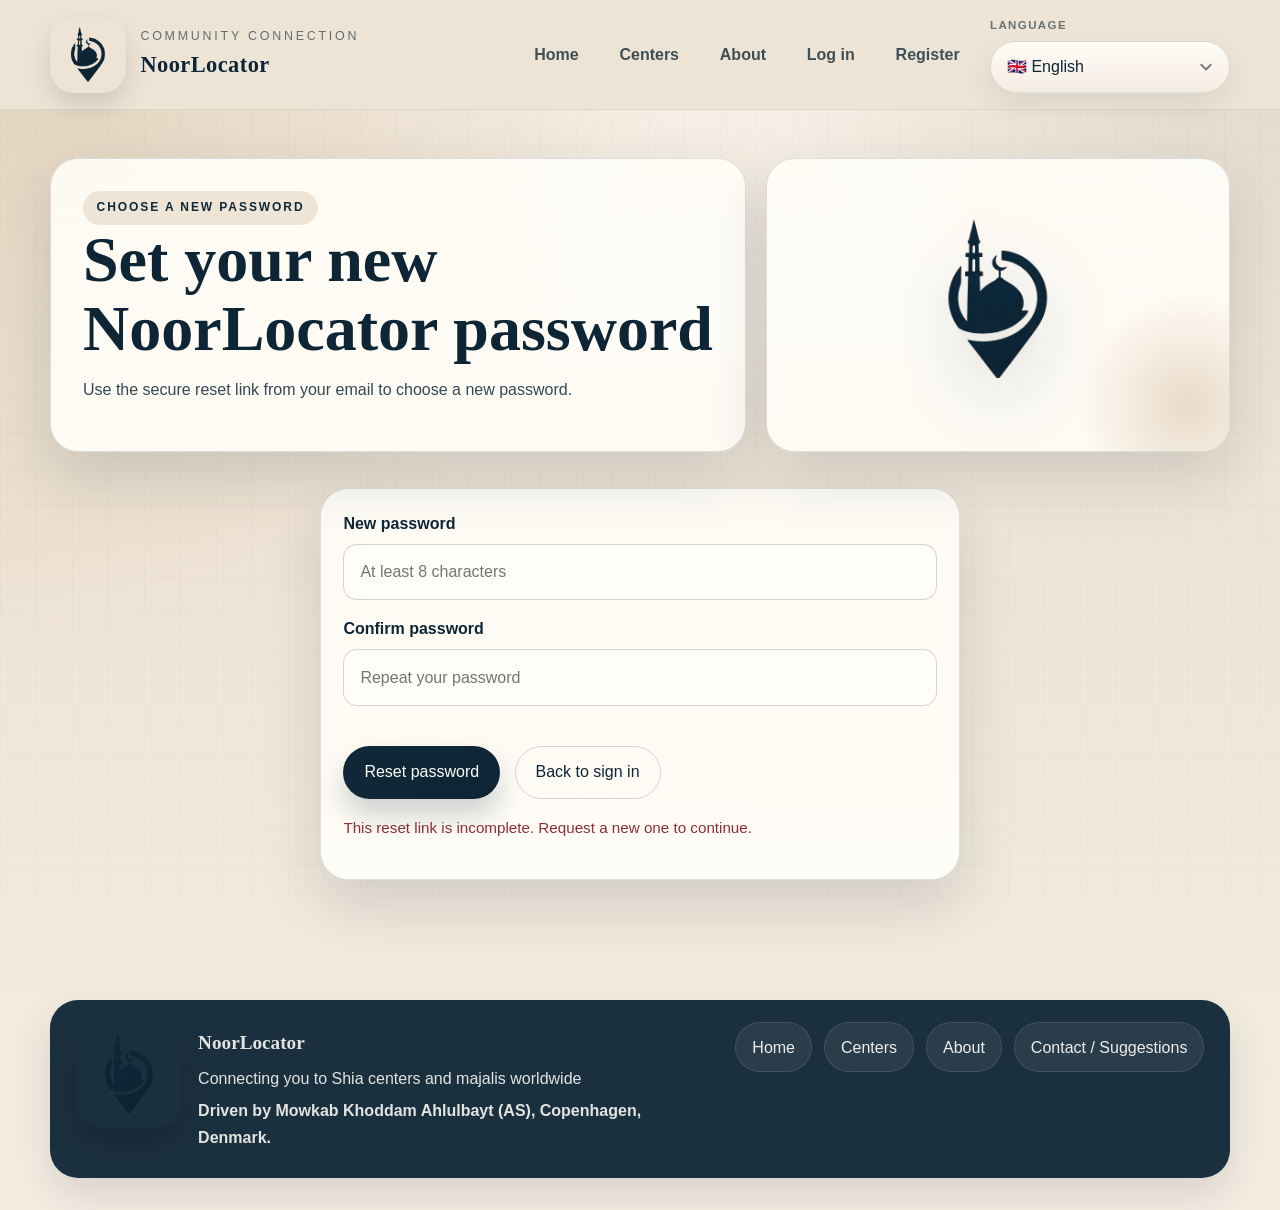
<file: frontend/reset-password.html>
<!DOCTYPE html>
<html lang="en">
<head>
    <meta charset="utf-8">
    <meta name="viewport" content="width=device-width, initial-scale=1">
    <meta name="theme-color" content="#0D2535">
    <title data-i18n="meta.resetPassword.title">NoorLocator | Reset Password</title>
    <link rel="icon" type="image/png" href="assets/logo_bkg.png">
    <link rel="manifest" href="site.webmanifest">
    <link rel="stylesheet" href="css/style.css">
</head>
<body data-page="reset-password">
    <div data-site-header></div>

    <main class="page-shell">
        <section class="page-hero page-hero--split">
            <div class="page-hero__content">
                <span class="eyebrow" data-i18n="reset.hero.eyebrow">Choose a new password</span>
                <h1 data-i18n="reset.hero.title">Set your new NoorLocator password</h1>
                <p data-i18n="reset.hero.description">Use the secure reset link from your email to choose a new password.</p>
            </div>
            <aside class="hero__panel hero__panel--stack">
                <img class="site-logo site-logo--auth hero__logo" data-brand-logo src="assets/logo_bkg.png" alt="NoorLocator logo">
            </aside>
        </section>

        <section class="section">
            <div class="form-shell">
                <form id="reset-password-form" class="form">
                    <input id="reset-password-token" type="hidden" name="token">
                    <div class="form__group">
                        <label class="form__label" for="reset-password-password" data-i18n="auth.newPassword.label">New password</label>
                        <input id="reset-password-password" class="form__control" type="password" name="password" data-i18n-placeholder="auth.password.minPlaceholder" placeholder="At least 8 characters" required>
                    </div>
                    <div class="form__group">
                        <label class="form__label" for="reset-password-confirm-password" data-i18n="auth.confirmPassword.label">Confirm password</label>
                        <input id="reset-password-confirm-password" class="form__control" type="password" name="confirmPassword" data-i18n-placeholder="auth.confirmPassword.placeholder" placeholder="Repeat your password" required>
                    </div>
                    <div class="button-row">
                        <button class="button button--primary" type="submit" data-i18n="actions.resetPassword">Reset password</button>
                        <a class="button button--ghost" href="login.html" data-i18n="actions.backToSignIn">Back to sign in</a>
                    </div>
                    <p data-form-message="reset-password-form" class="message"></p>
                </form>
            </div>
        </section>
    </main>

    <div data-site-footer></div>

    <script defer src="js/runtime-config.js"></script>
    <script defer src="js/config.js"></script>
    <script defer src="js/auth.js"></script>
    <script defer src="js/api.js"></script>
    <script defer src="js/i18n.js"></script>
    <script defer src="js/layout.js"></script>
    <script defer src="js/app.js"></script>
</body>
</html>
</file>
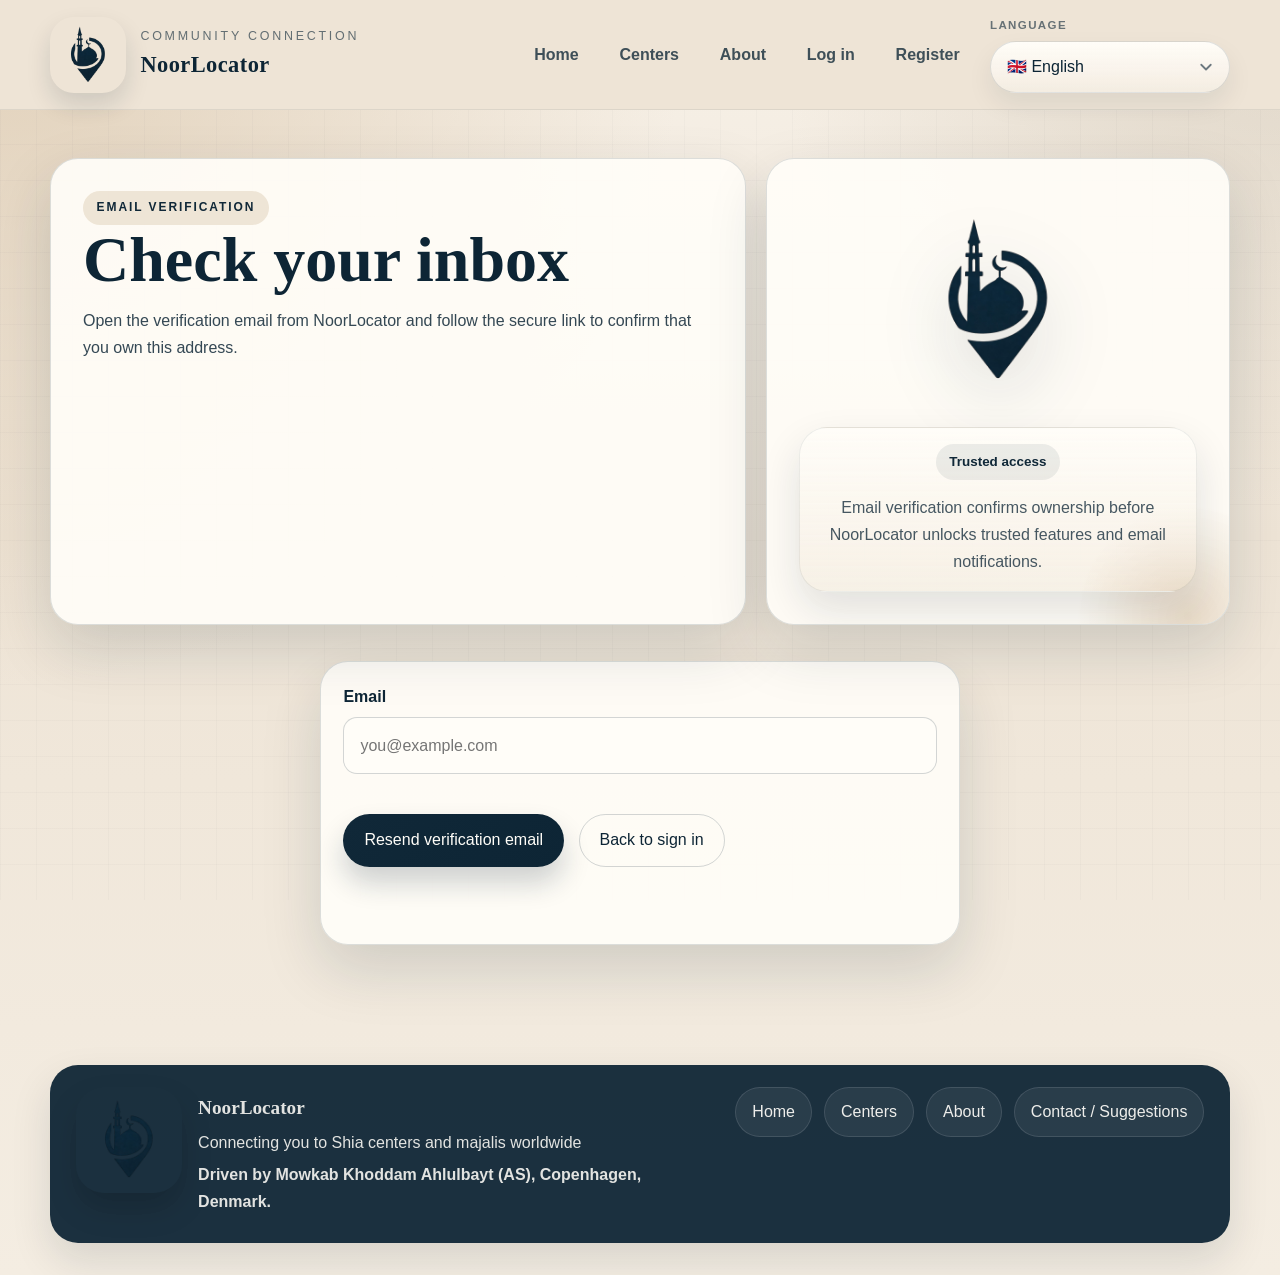
<file: frontend/verify-email.html>
<!DOCTYPE html>
<html lang="en">
<head>
    <meta charset="utf-8">
    <meta name="viewport" content="width=device-width, initial-scale=1">
    <meta name="theme-color" content="#0D2535">
    <title data-i18n="meta.verifyEmail.title">NoorLocator | Verify Email</title>
    <link rel="icon" type="image/png" href="assets/logo_bkg.png">
    <link rel="manifest" href="site.webmanifest">
    <link rel="stylesheet" href="css/style.css">
</head>
<body data-page="verify-email">
    <div data-site-header></div>

    <main class="page-shell">
        <section class="page-hero page-hero--split">
            <div class="page-hero__content">
                <span class="eyebrow" data-i18n="verify.hero.eyebrow">Email verification</span>
                <h1 id="verify-email-status-title" data-i18n="verify.hero.title">Check your inbox</h1>
                <p id="verify-email-status-text" data-i18n="verify.hero.description">Open the verification email from NoorLocator and follow the secure link to confirm that you own this address.</p>
                <p id="verify-email-page-message" class="message"></p>
            </div>
            <aside class="hero__panel hero__panel--stack">
                <img class="site-logo site-logo--auth hero__logo" data-brand-logo src="assets/logo_bkg.png" alt="NoorLocator logo">
                <div class="brand-card">
                    <span class="card__meta" data-i18n="verify.brand.meta">Trusted access</span>
                    <p class="brand-card__tagline" data-i18n="verify.brand.tagline">Email verification confirms ownership before NoorLocator unlocks trusted features and email notifications.</p>
                </div>
            </aside>
        </section>

        <section class="section">
            <div class="form-shell">
                <form id="verify-email-resend-form" class="form">
                    <div class="form__group">
                        <label class="form__label" for="verify-email-resend-email" data-i18n="auth.email.label">Email</label>
                        <input id="verify-email-resend-email" class="form__control" type="email" name="email" data-i18n-placeholder="auth.email.placeholder" placeholder="you@example.com" required>
                    </div>
                    <div class="button-row">
                        <button class="button button--primary" type="submit" data-i18n="actions.resendVerificationEmail">Resend verification email</button>
                        <a class="button button--ghost" href="login.html" data-i18n="actions.backToSignIn">Back to sign in</a>
                    </div>
                    <p data-form-message="verify-email-resend-form" class="message"></p>
                </form>
            </div>
        </section>
    </main>

    <div data-site-footer></div>

    <script defer src="js/runtime-config.js"></script>
    <script defer src="js/config.js"></script>
    <script defer src="js/auth.js"></script>
    <script defer src="js/api.js"></script>
    <script defer src="js/i18n.js"></script>
    <script defer src="js/layout.js"></script>
    <script defer src="js/app.js"></script>
</body>
</html>
</file>
<file: frontend/css/style.css>
:root {
    --color-ink: #0D2535;
    --color-ink-deep: #102838;
    --color-sand: #DCC9AF;
    --color-sand-soft: #CDBFA9;
    --color-cream: #EEE4D6;
    --color-clay: #B8AA94;
    --color-white: #fffdf8;
    --color-success: #2f6a52;
    --color-border: rgba(13, 37, 53, 0.14);
    --shadow-soft: 0 18px 40px rgba(13, 37, 53, 0.12);
    --shadow-card: 0 24px 60px rgba(16, 40, 56, 0.15);
    --radius-sm: 12px;
    --radius-md: 18px;
    --radius-lg: 28px;
    --radius-pill: 999px;
    --content-width: 1180px;
    --transition-base: 180ms ease;
    --nav-surface: rgb(238, 228, 214);
    --nav-border-color: rgba(13, 37, 53, 0.08);
}

* {
    box-sizing: border-box;
}

html {
    scroll-behavior: smooth;
}

body {
    margin: 0;
    min-height: 100vh;
    font-family: "Trebuchet MS", "Segoe UI", sans-serif;
    line-height: 1.6;
    color: var(--color-ink);
    background:
        radial-gradient(circle at top left, rgba(220, 201, 175, 0.8), transparent 38%),
        radial-gradient(circle at top right, rgba(184, 170, 148, 0.35), transparent 28%),
        linear-gradient(180deg, #f7f1e8 0%, var(--color-cream) 42%, #f4ede2 100%);
    position: relative;
    overflow-x: hidden;
}

body::before {
    content: "";
    position: fixed;
    inset: 0;
    background-image:
        linear-gradient(rgba(13, 37, 53, 0.02) 1px, transparent 1px),
        linear-gradient(90deg, rgba(13, 37, 53, 0.02) 1px, transparent 1px);
    background-size: 36px 36px;
    pointer-events: none;
    z-index: -1;
}

img {
    max-width: 100%;
    display: block;
}

a {
    color: inherit;
    text-decoration: none;
}

:focus-visible {
    outline: 3px solid rgba(13, 37, 53, 0.28);
    outline-offset: 3px;
}

button,
input,
textarea,
select {
    font: inherit;
}

body.nav-scroll-lock {
    overflow: hidden;
}

.site-shell,
.page-shell {
    width: min(var(--content-width), calc(100% - 2rem));
    max-width: 100%;
    margin: 0 auto;
    padding-bottom: 1.5rem;
}

section[id],
article[id] {
    scroll-margin-top: 6.5rem;
}

.auth-gate {
    display: none;
    width: min(680px, calc(100% - 2rem));
    margin: 0 auto;
    padding: 4.5rem 0 2rem;
}

.auth-gate__card {
    padding: 2rem;
    text-align: center;
    background: rgba(255, 253, 248, 0.94);
    border: 1px solid var(--color-border);
    border-radius: var(--radius-lg);
    box-shadow: var(--shadow-card);
}

body[data-auth-required="true"]:not([data-auth-ready="true"]) [data-site-header],
body[data-auth-required="true"]:not([data-auth-ready="true"]) .page-shell,
body[data-auth-required="true"]:not([data-auth-ready="true"]) [data-site-footer] {
    display: none;
}

body[data-auth-required="true"]:not([data-auth-ready="true"]) .auth-gate {
    display: block;
}

.site-header {
    position: sticky;
    top: 0;
    z-index: 40;
    backdrop-filter: none;
    background: var(--nav-surface);
    border-bottom: 1px solid var(--nav-border-color);
    overflow: visible;
    transition: none;
}

.site-header__inner,
.site-footer__inner {
    width: min(var(--content-width), calc(100% - 2rem));
    margin: 0 auto;
}

.site-header__inner {
    display: flex;
    align-items: center;
    justify-content: space-between;
    gap: 1rem;
    padding: 1rem 0;
    position: relative;
    min-width: 0;
}

.site-header__panel {
    display: flex;
    align-items: center;
    gap: 0.9rem;
    margin-inline-start: auto;
    min-width: 0;
}

.site-language-switcher {
    display: grid;
    gap: 0.38rem;
    min-width: 0;
}

.site-language-switcher--public {
    min-width: min(100%, 15rem);
}

.site-language-switcher--account {
    width: 100%;
}

.site-language-switcher__label {
    font-size: 0.72rem;
    font-weight: 700;
    letter-spacing: 0.12em;
    text-transform: uppercase;
    color: rgba(13, 37, 53, 0.6);
}

.site-language-switcher__field {
    position: relative;
    display: flex;
    align-items: center;
    min-width: 0;
}

.site-language-switcher__select {
    width: 100%;
    min-height: 48px;
    padding: 0.78rem 2.75rem 0.78rem 1rem;
    border-radius: var(--radius-pill);
    border: 1px solid rgba(13, 37, 53, 0.12);
    appearance: none;
    -webkit-appearance: none;
    background: linear-gradient(180deg, rgba(255, 253, 248, 0.98), rgba(244, 237, 226, 0.94));
    color: var(--color-ink);
    box-shadow: 0 12px 26px rgba(13, 37, 53, 0.08);
    cursor: pointer;
    transition: border-color var(--transition-base), box-shadow var(--transition-base), transform var(--transition-base), background-color var(--transition-base);
}

.site-language-switcher__select:hover,
.site-language-switcher__select:focus {
    border-color: rgba(13, 37, 53, 0.22);
    box-shadow: 0 14px 30px rgba(13, 37, 53, 0.12);
    outline: none;
}

.site-language-switcher__chevron {
    position: absolute;
    inset-inline-end: 1rem;
    width: 1rem;
    height: 1rem;
    display: inline-grid;
    place-items: center;
    color: rgba(13, 37, 53, 0.6);
    pointer-events: none;
}

.site-language-switcher__chevron svg {
    width: 100%;
    height: 100%;
    fill: none;
    stroke: currentColor;
    stroke-linecap: round;
    stroke-linejoin: round;
    stroke-width: 1.8;
}

.site-nav-scrim {
    position: fixed;
    top: var(--site-header-height, 0px);
    right: 0;
    bottom: 0;
    left: 0;
    border: 0;
    padding: 0;
    background: rgba(13, 37, 53, 0.28);
    opacity: 0;
    pointer-events: none;
    transition: opacity var(--transition-base);
    z-index: 38;
}

.site-nav-scrim.is-visible {
    opacity: 1;
    pointer-events: auto;
}

.brand {
    display: inline-flex;
    align-items: center;
    gap: 0.9rem;
    max-width: min(100%, 360px);
    min-width: 0;
}

.brand__copy {
    display: grid;
    min-width: 0;
}

.site-logo {
    display: block;
    width: auto;
    height: auto;
    aspect-ratio: 1 / 1;
    object-fit: contain;
    flex: 0 0 auto;
}

.site-logo--nav {
    width: clamp(56px, 7vw, 76px);
}

.site-logo--footer {
    width: clamp(82px, 12vw, 108px);
}

.site-logo--hero {
    width: min(280px, 72%);
}

.site-logo--auth {
    width: min(220px, 60%);
}

.site-logo--workspace {
    width: min(150px, 44%);
}

.site-logo--detail {
    width: min(180px, 55%);
}

.brand__mark {
    border-radius: 24px;
    box-shadow: 0 12px 24px rgba(13, 37, 53, 0.14);
}

.brand__eyebrow {
    display: block;
    font-size: 0.78rem;
    letter-spacing: 0.22em;
    text-transform: uppercase;
    color: rgba(13, 37, 53, 0.62);
}

.brand__title {
    font-family: "Palatino Linotype", "Book Antiqua", Georgia, serif;
    font-size: 1.4rem;
    font-weight: 700;
    letter-spacing: 0.02em;
}

.site-nav {
    display: flex;
    align-items: center;
    flex-wrap: nowrap;
    gap: 0.55rem;
    justify-content: flex-end;
    min-width: 0;
}

.site-nav-toggle {
    display: none;
    width: 48px;
    height: 48px;
    flex-direction: column;
    align-items: center;
    justify-content: center;
    gap: 0.42rem;
    padding: 0.15rem 0;
    appearance: none;
    border: 0;
    border-radius: 0;
    background: transparent;
    box-shadow: none;
    cursor: pointer;
    color: var(--color-ink-deep);
    -webkit-tap-highlight-color: transparent;
    transition: opacity 220ms ease-in-out, background-color 220ms ease-in-out;
}

.site-nav-toggle__line {
    display: block;
    flex: 0 0 auto;
    width: 28px;
    height: 3px;
    border-radius: 999px;
    background: currentColor;
    transform-origin: center;
    transition: transform 220ms ease-in-out, opacity 220ms ease-in-out;
}

.site-nav-toggle:hover,
.site-nav-toggle:focus-visible {
    background: rgba(13, 37, 53, 0.06);
}

.site-nav-toggle:focus-visible {
    outline-color: rgba(13, 37, 53, 0.26);
    outline-offset: 4px;
}

.site-nav__link {
    display: inline-flex;
    align-items: center;
    justify-content: center;
    min-height: 48px;
    padding: 0.7rem 1rem;
    border-radius: var(--radius-pill);
    color: rgba(13, 37, 53, 0.78);
    font-weight: 700;
    white-space: nowrap;
    transition: background-color var(--transition-base), color var(--transition-base), transform var(--transition-base);
}

.site-account {
    position: relative;
    display: flex;
    align-items: center;
    min-width: 0;
}

.site-account__trigger {
    display: inline-flex;
    align-items: center;
    gap: 0.7rem;
    min-height: 50px;
    max-width: min(100%, 24rem);
    padding: 0.58rem 0.88rem 0.58rem 0.62rem;
    border-radius: var(--radius-pill);
    border: 1px solid rgba(13, 37, 53, 0.1);
    background: linear-gradient(180deg, rgba(255, 253, 248, 0.98), rgba(238, 228, 214, 0.9));
    color: var(--color-ink);
    box-shadow: 0 16px 32px rgba(13, 37, 53, 0.1);
    cursor: pointer;
    transition: transform var(--transition-base), box-shadow var(--transition-base), border-color var(--transition-base), background-color var(--transition-base);
}

.site-account__trigger:hover,
.site-account__trigger:focus-visible,
.site-account__trigger.is-active,
.site-account.is-open .site-account__trigger {
    border-color: rgba(13, 37, 53, 0.18);
    box-shadow: 0 20px 40px rgba(13, 37, 53, 0.14);
    transform: translateY(-1px);
}

.site-account__avatar,
.site-account__menu-avatar {
    display: inline-grid;
    place-items: center;
    width: 2.15rem;
    height: 2.15rem;
    flex: 0 0 2.15rem;
    border-radius: 999px;
    background: linear-gradient(135deg, rgba(16, 40, 56, 0.96), rgba(13, 37, 53, 0.88));
    color: var(--color-white);
    font-size: 0.84rem;
    font-weight: 700;
    letter-spacing: 0.04em;
}

.site-account__trigger-copy {
    min-width: 0;
    overflow: hidden;
    text-overflow: ellipsis;
    white-space: nowrap;
    font-weight: 700;
}

.site-account__trigger-badge,
.site-account__menu-link-badge {
    display: inline-grid;
    place-items: center;
    min-width: 1.4rem;
    height: 1.4rem;
    padding: 0 0.35rem;
    border-radius: 999px;
    background: #8c2f34;
    color: var(--color-white);
    font-size: 0.74rem;
    font-weight: 700;
    line-height: 1;
}

.site-account__trigger-chevron {
    display: inline-grid;
    place-items: center;
    width: 1rem;
    height: 1rem;
    color: rgba(13, 37, 53, 0.56);
}

.site-account__trigger-chevron svg {
    width: 100%;
    height: 100%;
    fill: none;
    stroke: currentColor;
    stroke-linecap: round;
    stroke-linejoin: round;
    stroke-width: 1.8;
}

.site-account__menu {
    position: absolute;
    top: calc(100% + 0.75rem);
    inset-inline-end: 0;
    width: min(22rem, calc(100vw - 2rem));
    padding: 1rem;
    border-radius: 24px;
    border: 1px solid rgba(13, 37, 53, 0.12);
    background:
        linear-gradient(180deg, rgba(255, 253, 248, 0.98), rgba(244, 237, 226, 0.98)),
        radial-gradient(circle at top right, rgba(220, 201, 175, 0.24), transparent 48%);
    box-shadow: 0 24px 50px rgba(13, 37, 53, 0.18);
    display: grid;
    gap: 0.95rem;
    opacity: 0;
    visibility: hidden;
    pointer-events: none;
    transform: translateY(-0.35rem) scale(0.98);
    transition: opacity var(--transition-base), transform var(--transition-base), visibility 0s linear var(--transition-base);
    z-index: 45;
}

.site-account.is-open .site-account__menu {
    opacity: 1;
    visibility: visible;
    pointer-events: auto;
    transform: translateY(0) scale(1);
    transition-delay: 0s;
}

.site-account__menu-summary {
    display: flex;
    gap: 0.85rem;
    align-items: flex-start;
    padding-bottom: 0.95rem;
    border-bottom: 1px solid rgba(13, 37, 53, 0.08);
}

.site-account__menu-copy {
    min-width: 0;
    flex: 1 1 auto;
}

.site-account__menu-eyebrow,
.site-account__menu-title,
.site-account__menu-subtitle,
.site-account__section-label {
    margin: 0;
}

.site-account__menu-eyebrow,
.site-account__section-label {
    font-size: 0.72rem;
    font-weight: 700;
    letter-spacing: 0.12em;
    text-transform: uppercase;
    color: rgba(13, 37, 53, 0.58);
}

.site-account__menu-title {
    margin-top: 0.22rem;
    font-family: "Palatino Linotype", "Book Antiqua", Georgia, serif;
    font-size: 1.08rem;
    font-weight: 700;
    color: var(--color-ink-deep);
    overflow-wrap: anywhere;
}

.site-account__menu-subtitle {
    margin-top: 0.22rem;
    color: rgba(13, 37, 53, 0.68);
    font-size: 0.92rem;
    overflow-wrap: anywhere;
}

.site-account__menu-subtitle:empty {
    display: none;
}

.site-account__menu-group,
.site-account__menu-section {
    display: grid;
    gap: 0.45rem;
}

.site-account__menu-link,
.site-account__menu-button {
    display: flex;
    align-items: center;
    justify-content: space-between;
    gap: 0.8rem;
    width: 100%;
    min-height: 48px;
    padding: 0.82rem 1rem;
    border-radius: 18px;
    border: 1px solid transparent;
    background: rgba(255, 253, 248, 0.72);
    color: var(--color-ink);
    font-weight: 700;
    transition: background-color var(--transition-base), border-color var(--transition-base), transform var(--transition-base), color var(--transition-base);
    text-align: start;
    cursor: pointer;
}

.site-account__menu-button {
    border-color: rgba(140, 47, 52, 0.14);
    background: rgba(140, 47, 52, 0.05);
    color: #8c2f34;
}

.site-account__menu-link:hover,
.site-account__menu-link:focus-visible,
.site-account__menu-link.is-active,
.site-account__menu-button:hover,
.site-account__menu-button:focus-visible {
    border-color: rgba(13, 37, 53, 0.12);
    background: rgba(220, 201, 175, 0.34);
    transform: translateY(-1px);
}

.site-account__menu-link-copy {
    min-width: 0;
    overflow: hidden;
    text-overflow: ellipsis;
    white-space: nowrap;
}

.site-nav__link:hover,
.site-nav__link:focus-visible,
.site-nav__link.is-active {
    background: rgba(13, 37, 53, 0.1);
    color: var(--color-ink);
    transform: translateY(-1px);
}

.site-nav__link.is-active {
    box-shadow: inset 0 0 0 1px rgba(13, 37, 53, 0.14);
}

@media (max-width: 1180px) {
    .brand {
        max-width: min(100%, 300px);
    }

    .site-logo--nav {
        width: clamp(52px, 6vw, 68px);
    }

    .brand__eyebrow {
        font-size: 0.75rem;
        letter-spacing: 0.18em;
    }

    .brand__title {
        font-size: 1.25rem;
    }

    .site-nav {
        gap: 0.4rem;
    }

    .site-nav__link {
        padding: 0.65rem 0.82rem;
        font-size: 0.95rem;
    }

    .site-language-switcher--public {
        min-width: min(100%, 13rem);
    }

    .site-account__trigger {
        max-width: min(100%, 20rem);
    }

    .site-account__trigger-copy {
        max-width: 11rem;
    }
}

.hero {
    display: grid;
    grid-template-columns: 1.2fr 0.8fr;
    gap: 2rem;
    align-items: center;
    padding: 4.5rem 0 3rem;
}

.hero__content,
.hero__panel,
.panel,
.card,
.form-shell,
.status-card {
    background: rgba(255, 253, 248, 0.92);
    border: 1px solid var(--color-border);
    border-radius: var(--radius-lg);
    box-shadow: var(--shadow-card);
    max-width: 100%;
}

.panel--soft {
    background: rgba(248, 243, 235, 0.95);
    border-style: dashed;
}

.hero__content {
    padding: 2.25rem;
    animation: float-in 420ms ease-out both;
}

.hero__panel {
    padding: 2rem;
    display: grid;
    place-items: center;
    min-height: 100%;
    position: relative;
    overflow: hidden;
}

.hero__panel::after {
    content: "";
    position: absolute;
    inset: auto -15% -22% auto;
    width: 220px;
    height: 220px;
    border-radius: 50%;
    background: radial-gradient(circle, rgba(220, 201, 175, 0.65) 0%, rgba(220, 201, 175, 0) 72%);
}

.hero__logo {
    filter: drop-shadow(0 24px 36px rgba(13, 37, 53, 0.16));
    z-index: 1;
}

.hero__banner {
    width: 100%;
    min-height: 240px;
    max-height: 340px;
    object-fit: cover;
    border-radius: 24px;
    box-shadow: var(--shadow-soft);
    z-index: 1;
}

.eyebrow {
    display: inline-flex;
    align-items: center;
    gap: 0.5rem;
    padding: 0.45rem 0.85rem;
    border-radius: var(--radius-pill);
    background: rgba(220, 201, 175, 0.45);
    color: var(--color-ink-deep);
    letter-spacing: 0.16em;
    text-transform: uppercase;
    font-size: 0.75rem;
    font-weight: 700;
}

h1,
h2,
h3,
h4 {
    margin: 0 0 0.8rem;
    font-family: "Palatino Linotype", "Book Antiqua", Georgia, serif;
    line-height: 1.08;
}

h1 {
    font-size: clamp(2.7rem, 5vw, 4.6rem);
}

h2 {
    font-size: clamp(2rem, 3vw, 2.8rem);
}

h3 {
    font-size: 1.3rem;
}

p {
    margin: 0 0 1rem;
    color: rgba(13, 37, 53, 0.84);
    line-height: 1.7;
}

.hero__actions,
.button-row {
    display: flex;
    flex-wrap: wrap;
    gap: 0.9rem;
    margin-top: 1.5rem;
}

.button-row--inline {
    margin-top: 0.75rem;
}

.button {
    display: inline-flex;
    align-items: center;
    justify-content: center;
    gap: 0.45rem;
    min-height: 48px;
    padding: 0.8rem 1.25rem;
    border: 1px solid transparent;
    border-radius: var(--radius-pill);
    cursor: pointer;
    transition: transform var(--transition-base), box-shadow var(--transition-base), border-color var(--transition-base), background-color var(--transition-base);
}

.button:hover,
.button:focus-visible {
    transform: translateY(-1px);
}

.button--primary {
    background: linear-gradient(135deg, var(--color-ink-deep), var(--color-ink));
    color: var(--color-white);
    box-shadow: 0 16px 28px rgba(13, 37, 53, 0.2);
}

.button--secondary {
    background: rgba(220, 201, 175, 0.32);
    color: var(--color-ink);
    border-color: rgba(13, 37, 53, 0.14);
}

.button--ghost {
    background: transparent;
    border-color: rgba(13, 37, 53, 0.18);
    color: var(--color-ink);
}

.button--danger {
    background: rgba(140, 47, 52, 0.08);
    border-color: rgba(140, 47, 52, 0.16);
    color: #8c2f34;
}

.section {
    padding: 1.25rem 0 3rem;
}

.section-stack {
    padding-top: 0;
}

.section__heading {
    display: flex;
    align-items: end;
    justify-content: space-between;
    gap: 1rem;
    margin-bottom: 1.4rem;
}

.section__heading--tight {
    margin-bottom: 1rem;
}

.section__copy {
    max-width: 720px;
}

.card-grid,
.dashboard-grid,
.detail-grid {
    display: grid;
    gap: 1.2rem;
}

.card-grid {
    grid-template-columns: repeat(auto-fit, minmax(240px, 1fr));
}

.dashboard-grid {
    grid-template-columns: repeat(auto-fit, minmax(260px, 1fr));
}

.detail-grid {
    grid-template-columns: minmax(0, 1.35fr) minmax(280px, 0.65fr);
}

.detail-grid--dashboard {
    grid-template-columns: repeat(2, minmax(0, 1fr));
    align-items: start;
}

.card,
.panel,
.status-card,
.form-shell {
    padding: 1.4rem;
    overflow-wrap: anywhere;
}

.card__meta,
.status-pill {
    display: inline-flex;
    align-items: center;
    gap: 0.5rem;
    padding: 0.45rem 0.85rem;
    border-radius: var(--radius-pill);
    background: rgba(16, 40, 56, 0.08);
    color: var(--color-ink-deep);
    font-size: 0.84rem;
    font-weight: 700;
}

.status-pill--success {
    background: rgba(47, 106, 82, 0.14);
    color: var(--color-success);
}

.status-pill--muted {
    background: rgba(184, 170, 148, 0.18);
}

.list {
    display: grid;
    gap: 0.75rem;
    margin: 0;
    padding: 0;
    list-style: none;
}

.list__item {
    padding: 0.9rem 1rem;
    border-radius: var(--radius-md);
    background: rgba(238, 228, 214, 0.55);
    border: 1px solid rgba(13, 37, 53, 0.08);
}

.empty-state {
    padding: 1.2rem;
    border-radius: var(--radius-md);
    border: 1px dashed rgba(13, 37, 53, 0.18);
    background: rgba(255, 253, 248, 0.74);
    color: rgba(13, 37, 53, 0.72);
}

.form-shell {
    width: min(640px, 100%);
    margin: 0 auto;
}

.form {
    display: grid;
    gap: 1rem;
}

.form__group {
    display: grid;
    gap: 0.45rem;
}

.form__group--checkbox {
    align-content: start;
}

.form__label {
    font-weight: 700;
}

.checkbox {
    display: inline-flex;
    align-items: start;
    gap: 0.65rem;
    min-height: 50px;
    padding: 0.85rem 1rem;
    border-radius: 14px;
    border: 1px solid rgba(13, 37, 53, 0.12);
    background: rgba(255, 253, 248, 0.86);
}

.checkbox input {
    margin-top: 0.2rem;
}

.form__control {
    width: 100%;
    max-width: 100%;
    min-height: 50px;
    padding: 0.9rem 1rem;
    border-radius: 14px;
    border: 1px solid rgba(13, 37, 53, 0.18);
    background: rgba(255, 253, 248, 0.94);
    color: var(--color-ink);
    transition: border-color var(--transition-base), box-shadow var(--transition-base);
}

.form__control:focus {
    border-color: rgba(16, 40, 56, 0.56);
    outline: none;
    box-shadow: 0 0 0 4px rgba(220, 201, 175, 0.4);
}

.form__control--compact {
    min-height: 48px;
}

textarea.form__control {
    min-height: 130px;
    resize: vertical;
}

.form__hint {
    font-size: 0.9rem;
    color: rgba(13, 37, 53, 0.68);
}

.checkbox-row {
    display: flex;
    align-items: center;
    gap: 0.8rem;
    padding: 0.85rem 1rem;
    border-radius: var(--radius-md);
    border: 1px solid rgba(13, 37, 53, 0.12);
    background: rgba(248, 243, 235, 0.92);
    font-weight: 600;
}

.checkbox-row input {
    width: 1rem;
    height: 1rem;
    accent-color: var(--color-ink);
}

.upload-progress {
    display: grid;
    gap: 0.45rem;
}

.upload-progress__bar {
    width: 100%;
    height: 0.85rem;
    border: 0;
    border-radius: 999px;
    overflow: hidden;
    accent-color: var(--color-ink);
}

.upload-progress__meta {
    margin: 0;
    min-height: 1.2rem;
    color: rgba(13, 37, 53, 0.74);
    font-size: 0.92rem;
}

.message {
    min-height: 1.4rem;
    font-size: 0.95rem;
}

.message--success {
    color: var(--color-success);
}

.message--error {
    color: #8c2f34;
}

.page-hero {
    padding: 3rem 0 1rem;
}

.page-hero--split {
    display: grid;
    grid-template-columns: minmax(0, 1.2fr) minmax(280px, 0.8fr);
    gap: 1.2rem;
    align-items: stretch;
}

.page-hero__content,
.page-hero__aside,
.mini-stat,
.info-card {
    background: rgba(255, 253, 248, 0.92);
    border: 1px solid var(--color-border);
    border-radius: var(--radius-lg);
    box-shadow: var(--shadow-card);
    max-width: 100%;
}

.page-hero__content {
    padding: 2rem;
}

.detail-meta {
    display: flex;
    flex-wrap: wrap;
    gap: 0.6rem;
    margin-bottom: 1rem;
}

.site-footer {
    margin-top: 2rem;
    padding: 1rem 0 2rem;
}

.site-footer__inner {
    padding: 1.4rem 1.6rem;
    border-radius: var(--radius-lg);
    background: rgba(13, 37, 53, 0.94);
    color: rgba(255, 253, 248, 0.88);
    box-shadow: var(--shadow-soft);
}

.site-footer__grid {
    display: grid;
    grid-template-columns: minmax(0, 1fr) auto;
    gap: 1.5rem;
    align-items: start;
}

.site-footer__brand {
    display: flex;
    gap: 1rem;
    align-items: start;
}

.site-footer__brand-link {
    display: inline-flex;
    align-items: flex-start;
}

.site-footer__logo {
    border-radius: 28px;
    box-shadow: 0 16px 30px rgba(0, 0, 0, 0.18);
}

.site-footer__title {
    font-family: "Palatino Linotype", "Book Antiqua", Georgia, serif;
    font-size: 1.2rem;
    font-weight: 700;
}

.site-footer__inner p {
    color: inherit;
    margin: 0.3rem 0;
}

.site-footer__credit {
    font-weight: 700;
}

.footer-nav {
    display: flex;
    flex-wrap: wrap;
    gap: 0.75rem;
    justify-content: flex-end;
}

.footer-nav__link {
    display: inline-flex;
    align-items: center;
    min-height: 44px;
    padding: 0.7rem 1rem;
    border-radius: var(--radius-pill);
    border: 1px solid rgba(255, 253, 248, 0.12);
    background: rgba(255, 253, 248, 0.06);
    color: rgba(255, 253, 248, 0.92);
    transition: transform var(--transition-base), background-color var(--transition-base);
}

.footer-nav__link:hover,
.footer-nav__link:focus-visible {
    transform: translateY(-1px);
    background: rgba(255, 253, 248, 0.14);
}

.dashboard-nav {
    display: flex;
    flex-wrap: wrap;
    gap: 0.75rem;
}

.dashboard-nav__link {
    padding: 0.75rem 1rem;
    border-radius: var(--radius-pill);
    background: rgba(255, 253, 248, 0.86);
    border: 1px solid var(--color-border);
    box-shadow: var(--shadow-soft);
    color: rgba(13, 37, 53, 0.82);
    transition: transform var(--transition-base), background-color var(--transition-base), color var(--transition-base);
}

.dashboard-nav__link:hover,
.dashboard-nav__link:focus-visible {
    transform: translateY(-1px);
    background: rgba(220, 201, 175, 0.45);
    color: var(--color-ink);
}

.toolbar-row {
    display: flex;
    flex-wrap: wrap;
    align-items: end;
    gap: 1rem;
    margin-bottom: 1rem;
}

.toolbar-row__control {
    flex: 1 1 260px;
    min-width: 0;
    margin: 0;
}

.utility-row {
    display: flex;
    flex-wrap: wrap;
    gap: 0.7rem;
    align-items: center;
}

.utility-row--wrap {
    row-gap: 0.45rem;
}

.button--inline {
    min-height: auto;
    padding: 0.55rem 0.85rem;
    font-size: 0.86rem;
    box-shadow: none;
}

.panel--stretch {
    width: 100%;
}

.chip--compact {
    padding: 0.4rem 0.7rem;
    font-size: 0.78rem;
}

.admin-user-list-shell,
.admin-user-list {
    display: grid;
    gap: 0.9rem;
}

.admin-user-list__legend {
    display: grid;
    grid-template-columns: minmax(0, 1.5fr) minmax(0, 1.2fr) auto;
    gap: 1rem;
    align-items: center;
    padding: 0 1.1rem;
    color: rgba(13, 37, 53, 0.58);
    font-size: 0.76rem;
    font-weight: 700;
    letter-spacing: 0.12em;
    text-transform: uppercase;
}

.admin-user-row {
    display: grid;
    grid-template-columns: minmax(0, 1.5fr) minmax(0, 1.2fr) auto;
    gap: 1rem;
    align-items: center;
    padding: 1.05rem 1.15rem;
    border-radius: 24px;
    border: 1px solid rgba(13, 37, 53, 0.08);
    background:
        linear-gradient(180deg, rgba(255, 253, 248, 0.98), rgba(248, 243, 235, 0.96)),
        radial-gradient(circle at top right, rgba(220, 201, 175, 0.18), transparent 48%);
    box-shadow: var(--shadow-soft);
    transition: transform var(--transition-base), box-shadow var(--transition-base), border-color var(--transition-base);
}

.admin-user-row:hover {
    transform: translateY(-1px);
    border-color: rgba(13, 37, 53, 0.12);
}

.admin-user-row.is-selected {
    border-color: rgba(13, 37, 53, 0.18);
    box-shadow:
        inset 0 0 0 1px rgba(13, 37, 53, 0.08),
        0 18px 34px rgba(13, 37, 53, 0.12);
}

.admin-user-row__primary {
    display: flex;
    align-items: start;
    justify-content: space-between;
    gap: 0.9rem;
    min-width: 0;
}

.admin-user-row__identity {
    min-width: 0;
    display: grid;
    gap: 0.18rem;
}

.admin-user-row__name,
.admin-user-row__email {
    margin: 0;
}

.admin-user-row__name {
    font-size: 1rem;
    font-weight: 700;
    color: var(--color-ink-deep);
}

.admin-user-row__email {
    color: rgba(13, 37, 53, 0.68);
    overflow-wrap: anywhere;
}

.admin-user-row__snapshot {
    display: flex;
    flex-wrap: wrap;
    gap: 0.6rem;
    align-items: center;
}

.admin-user-row__snapshot .status-pill,
.admin-user-row__snapshot .chip {
    white-space: nowrap;
}

.admin-user-row__snapshot .chip {
    min-width: 0;
    max-width: 100%;
}

.admin-user-row__snapshot .chip__label {
    overflow: hidden;
    text-overflow: ellipsis;
    white-space: nowrap;
}

.admin-user-row__language {
    max-width: min(100%, 14rem);
}

.admin-user-row__actions {
    display: flex;
    flex-wrap: wrap;
    justify-content: flex-end;
    gap: 0.65rem;
}

.admin-user-row__actions .button {
    white-space: nowrap;
}

.has-admin-user-drawer {
    overflow: hidden;
}

.admin-user-drawer {
    position: fixed;
    inset: 0;
    display: grid;
    justify-items: end;
    opacity: 0;
    pointer-events: none;
    transition: opacity var(--transition-base);
    z-index: 64;
}

.admin-user-drawer.is-open {
    opacity: 1;
    pointer-events: auto;
}

.admin-user-drawer__scrim {
    position: absolute;
    inset: 0;
    border: 0;
    padding: 0;
    background: rgba(13, 37, 53, 0.34);
    cursor: pointer;
}

.admin-user-drawer__panel {
    position: relative;
    width: min(42rem, 100vw);
    height: 100%;
    padding: 1.5rem;
    overflow: auto;
    border-inline-start: 1px solid rgba(13, 37, 53, 0.12);
    background:
        linear-gradient(180deg, rgba(255, 253, 248, 0.99), rgba(244, 237, 226, 0.98)),
        radial-gradient(circle at top right, rgba(220, 201, 175, 0.24), transparent 48%);
    box-shadow: -18px 0 42px rgba(13, 37, 53, 0.16);
    transform: translateX(100%);
    transition: transform var(--transition-base);
    display: grid;
    gap: 1rem;
}

.admin-user-drawer.is-open .admin-user-drawer__panel {
    transform: translateX(0);
}

.admin-user-drawer__header {
    display: flex;
    align-items: start;
    justify-content: space-between;
    gap: 1rem;
}

.admin-user-drawer__header-copy {
    min-width: 0;
}

.admin-user-drawer__header-copy p {
    margin: 0;
    color: rgba(13, 37, 53, 0.74);
}

.admin-user-drawer__body {
    display: grid;
    gap: 1rem;
    padding-bottom: 1.5rem;
}

.admin-summary {
    display: grid;
    gap: 1rem;
    padding: 1rem;
    border-radius: var(--radius-lg);
    border: 1px solid rgba(13, 37, 53, 0.08);
    background: rgba(255, 253, 248, 0.86);
}

.admin-summary__header {
    display: flex;
    flex-wrap: wrap;
    align-items: start;
    justify-content: space-between;
    gap: 0.85rem;
}

.admin-summary__header h4 {
    margin: 0;
}

.admin-summary__subtle {
    margin: 0.2rem 0 0;
    color: rgba(13, 37, 53, 0.66);
}

.admin-summary__grid {
    display: grid;
    grid-template-columns: repeat(auto-fit, minmax(160px, 1fr));
    gap: 0.8rem;
}

.admin-summary__item {
    display: grid;
    gap: 0.22rem;
    padding: 0.85rem 0.9rem;
    border-radius: var(--radius-md);
    border: 1px solid rgba(13, 37, 53, 0.08);
    background: rgba(238, 228, 214, 0.36);
}

.admin-summary__item strong {
    font-size: 0.98rem;
}

.admin-summary__label {
    color: rgba(13, 37, 53, 0.62);
    font-size: 0.82rem;
    letter-spacing: 0.04em;
    text-transform: uppercase;
}

.admin-summary__note {
    margin: 0;
    padding: 0.9rem 1rem;
    border-radius: var(--radius-md);
    background: rgba(140, 47, 52, 0.06);
    border: 1px solid rgba(140, 47, 52, 0.12);
    color: #6f2b2f;
}

.hero--discovery {
    align-items: stretch;
}

.hero__panel--stack {
    gap: 1rem;
    align-content: start;
}

.hero__logo--detail {
    margin-inline: auto;
}

.brand-card {
    display: grid;
    justify-items: center;
    gap: 0.85rem;
    width: 100%;
    padding: 1rem 1.1rem;
    text-align: center;
    border-radius: var(--radius-lg);
    border: 1px solid rgba(13, 37, 53, 0.08);
    background: linear-gradient(180deg, rgba(255, 253, 248, 0.96), rgba(220, 201, 175, 0.22));
    box-shadow: var(--shadow-soft);
    z-index: 1;
}

.brand-card--compact {
    padding: 1rem;
}

.brand-card__tagline {
    margin: 0;
    color: rgba(13, 37, 53, 0.76);
}

.mini-stat-grid,
.info-grid {
    display: grid;
    gap: 1rem;
    width: 100%;
}

.mini-stat,
.info-card {
    padding: 1.15rem;
}

.mini-stat strong,
.info-card strong {
    display: block;
    margin-bottom: 0.45rem;
    font-family: "Palatino Linotype", "Book Antiqua", Georgia, serif;
    font-size: 1.2rem;
}

.filter-form {
    width: 100%;
}

.filter-grid {
    display: grid;
    grid-template-columns: repeat(auto-fit, minmax(210px, 1fr));
    gap: 1rem;
}

.identity-note {
    display: flex;
    gap: 0.9rem;
    align-items: start;
    padding: 1rem 1.1rem;
    border-radius: var(--radius-md);
    border: 1px solid rgba(13, 37, 53, 0.1);
    background: rgba(220, 201, 175, 0.22);
}

.identity-note--panel {
    width: 100%;
}

.identity-note__mark,
.identity-card__mark,
.manifesto-section__mark,
.principle-card__mark {
    display: inline-grid;
    place-items: center;
    width: 42px;
    height: 42px;
    flex: 0 0 42px;
    border-radius: 14px;
    background: linear-gradient(135deg, rgba(16, 40, 56, 0.96), rgba(13, 37, 53, 0.9));
    color: var(--color-white);
    font-family: "Palatino Linotype", "Book Antiqua", Georgia, serif;
    font-weight: 700;
    letter-spacing: 0.04em;
}

.identity-note p {
    margin: 0;
}

.identity-grid,
.principle-grid,
.manifesto-stack {
    display: grid;
    gap: 1rem;
}

.identity-grid {
    grid-template-columns: repeat(auto-fit, minmax(220px, 1fr));
}

.identity-card,
.principle-card,
.manifesto-section {
    padding: 1.35rem;
    border-radius: var(--radius-lg);
    border: 1px solid var(--color-border);
    background: rgba(255, 253, 248, 0.92);
    box-shadow: var(--shadow-card);
}

.identity-card h3,
.principle-card h3 {
    margin-top: 1rem;
}

.manifesto-section__head {
    display: flex;
    gap: 1rem;
    align-items: start;
    margin-bottom: 1rem;
}

.manifesto-list {
    display: grid;
    gap: 0.9rem;
}

.manifesto-list__item {
    display: flex;
    gap: 0.8rem;
    align-items: start;
    padding: 1rem;
    border-radius: var(--radius-md);
    border: 1px solid rgba(13, 37, 53, 0.08);
    background: rgba(238, 228, 214, 0.4);
}

.manifesto-list__icon {
    width: 12px;
    height: 12px;
    margin-top: 0.55rem;
    border-radius: 50%;
    background: var(--color-ink);
    flex: 0 0 12px;
}

.manifesto-list__item p {
    margin: 0;
}

.card__header {
    display: flex;
    align-items: start;
    justify-content: space-between;
    gap: 0.75rem;
    margin-bottom: 0.85rem;
}

.card__excerpt {
    min-height: 4.8rem;
}

.card--interactive {
    display: flex;
    flex-direction: column;
}

.card--interactive .button-row {
    margin-top: auto;
}

.chip-list {
    display: flex;
    flex-wrap: wrap;
    gap: 0.7rem;
}

.chip {
    display: inline-flex;
    align-items: center;
    gap: 0.35rem;
    padding: 0.55rem 0.85rem;
    border-radius: var(--radius-pill);
    background: rgba(16, 40, 56, 0.08);
    color: var(--color-ink-deep);
    border: 1px solid rgba(13, 37, 53, 0.08);
    font-size: 0.92rem;
    font-weight: 700;
}

.chip--muted {
    background: rgba(220, 201, 175, 0.38);
}

.chip--success {
    background: rgba(47, 106, 82, 0.12);
    border-color: rgba(47, 106, 82, 0.16);
    color: var(--color-success);
}

.chip--warning {
    background: rgba(153, 102, 36, 0.12);
    border-color: rgba(153, 102, 36, 0.18);
    color: #8f621b;
}

.chip--danger {
    background: rgba(140, 47, 52, 0.08);
    border-color: rgba(140, 47, 52, 0.16);
    color: #8c2f34;
}

.chip--language {
    gap: 0.5rem;
}

.chip__flag {
    font-size: 1rem;
    line-height: 1;
}

.chip__label {
    min-width: 0;
}

.checkbox-grid {
    display: grid;
    grid-template-columns: repeat(auto-fit, minmax(180px, 1fr));
    gap: 0.85rem;
}

.checkbox-card {
    display: flex;
    gap: 0.75rem;
    align-items: start;
    padding: 0.95rem 1rem;
    border-radius: var(--radius-md);
    border: 1px solid rgba(13, 37, 53, 0.12);
    background: rgba(255, 253, 248, 0.86);
}

.checkbox-card input {
    margin-top: 0.2rem;
}

.checkbox-card strong {
    display: block;
    margin-bottom: 0.2rem;
}

.checkbox-card__copy {
    display: grid;
    gap: 0.18rem;
}

.checkbox-card__title {
    display: inline-flex;
    align-items: center;
    gap: 0.45rem;
}

.checkbox-card__flag {
    line-height: 1;
}

.checkbox-card span {
    color: rgba(13, 37, 53, 0.66);
    font-size: 0.92rem;
}

.table-shell {
    overflow-x: auto;
    border-radius: var(--radius-lg);
    border: 1px solid var(--color-border);
    background: rgba(255, 253, 248, 0.92);
    box-shadow: var(--shadow-card);
    max-width: 100%;
}

.data-table {
    width: 100%;
    border-collapse: collapse;
    min-width: 720px;
}

.data-table th,
.data-table td {
    padding: 0.9rem 1rem;
    text-align: start;
    border-bottom: 1px solid rgba(13, 37, 53, 0.08);
    vertical-align: top;
    overflow-wrap: anywhere;
}

.data-table th {
    background: rgba(220, 201, 175, 0.2);
    font-size: 0.84rem;
    letter-spacing: 0.08em;
    text-transform: uppercase;
    color: rgba(13, 37, 53, 0.74);
}

.data-table tr:last-child td {
    border-bottom: 0;
}

.data-table tr.is-selected td {
    background: rgba(220, 201, 175, 0.16);
}

.data-table__mono {
    font-family: Consolas, "Courier New", monospace;
    font-size: 0.86rem;
}

.data-table__subtle {
    margin-top: 0.25rem;
    color: rgba(13, 37, 53, 0.64);
    font-size: 0.84rem;
}

.stack-list {
    display: grid;
    gap: 1rem;
}

.gallery-grid {
    display: grid;
    grid-template-columns: repeat(auto-fit, minmax(200px, 1fr));
    gap: 1rem;
}

.list-card {
    padding: 1rem;
    border-radius: var(--radius-md);
    border: 1px solid rgba(13, 37, 53, 0.08);
    background: rgba(238, 228, 214, 0.42);
}

.list-card--unread {
    border-color: rgba(16, 40, 56, 0.2);
    box-shadow: 0 10px 20px rgba(13, 37, 53, 0.08);
}

.gallery-card {
    display: grid;
    gap: 0.8rem;
    padding: 0.9rem;
    border-radius: var(--radius-md);
    border: 1px solid rgba(13, 37, 53, 0.08);
    background: rgba(255, 253, 248, 0.9);
}

.gallery-card__image {
    width: 100%;
    aspect-ratio: 4 / 3;
    object-fit: cover;
    border-radius: 18px;
    background: rgba(220, 201, 175, 0.18);
}

.gallery-card__head,
.announcement-card__head {
    display: flex;
    align-items: start;
    justify-content: space-between;
    gap: 0.75rem;
}

.gallery-card__meta,
.announcement-card__meta {
    margin: 0;
    color: rgba(13, 37, 53, 0.68);
}

.gallery-card__actions {
    display: flex;
    flex-wrap: wrap;
    gap: 0.65rem;
}

.announcement-card__image,
.majlis-card__image {
    width: 100%;
    max-height: 260px;
    object-fit: cover;
    border-radius: 18px;
    margin-bottom: 1rem;
    background: rgba(220, 201, 175, 0.18);
}

.list-card__head {
    display: flex;
    flex-wrap: wrap;
    align-items: start;
    justify-content: space-between;
    gap: 0.75rem;
    margin-bottom: 0.8rem;
}

.list-card__head h4 {
    margin-bottom: 0;
}

.list-card__meta {
    margin: 0;
    color: rgba(13, 37, 53, 0.68);
}

.status-badge {
    display: inline-flex;
    align-items: center;
    justify-content: center;
    min-width: 96px;
    padding: 0.5rem 0.9rem;
    border-radius: var(--radius-pill);
    border: 1px solid transparent;
    font-size: 0.84rem;
    font-weight: 700;
}

.status-badge--pending {
    background: rgba(220, 201, 175, 0.34);
    border-color: rgba(184, 170, 148, 0.28);
    color: var(--color-ink-deep);
}

.status-badge--approved {
    background: rgba(47, 106, 82, 0.14);
    border-color: rgba(47, 106, 82, 0.2);
    color: var(--color-success);
}

.status-badge--rejected {
    background: rgba(140, 47, 52, 0.08);
    border-color: rgba(140, 47, 52, 0.16);
    color: #8c2f34;
}

.status-badge--reviewed {
    background: rgba(16, 40, 56, 0.08);
    border-color: rgba(16, 40, 56, 0.15);
    color: var(--color-ink-deep);
}

.status-badge--draft {
    background: rgba(220, 201, 175, 0.34);
    border-color: rgba(184, 170, 148, 0.28);
    color: var(--color-ink-deep);
}

.status-badge--published {
    background: rgba(47, 106, 82, 0.14);
    border-color: rgba(47, 106, 82, 0.2);
    color: var(--color-success);
}

.status-badge--archived {
    background: rgba(16, 40, 56, 0.08);
    border-color: rgba(16, 40, 56, 0.15);
    color: rgba(13, 37, 53, 0.68);
}

.text-emphasis {
    color: var(--color-ink-deep);
}

.text-emphasis--success {
    color: var(--color-success);
}

.text-emphasis--error {
    color: #8c2f34;
}

.empty-state--soft {
    background: rgba(255, 253, 248, 0.86);
}

.empty-state--error {
    border-style: solid;
    border-color: rgba(140, 47, 52, 0.22);
    color: #8c2f34;
}

.skeleton {
    display: block;
    border-radius: 999px;
    background: linear-gradient(90deg, rgba(220, 201, 175, 0.4), rgba(255, 253, 248, 0.9), rgba(220, 201, 175, 0.4));
    background-size: 180% 100%;
    animation: shimmer 1.2s linear infinite;
}

.skeleton--line {
    height: 0.9rem;
    margin-bottom: 0.75rem;
}

.skeleton--sm {
    width: 36%;
}

.skeleton--md {
    width: 62%;
}

.skeleton--lg {
    width: 84%;
}

.card--loading,
.info-card--loading {
    overflow: hidden;
}

.toast-root {
    position: fixed;
    top: 1rem;
    inset-inline-end: 1rem;
    z-index: 90;
    display: grid;
    gap: 0.75rem;
    width: min(360px, calc(100vw - 2rem));
}

.toast {
    display: flex;
    align-items: start;
    justify-content: space-between;
    gap: 1rem;
    padding: 1rem 1.1rem;
    border-radius: var(--radius-md);
    border: 1px solid var(--color-border);
    background: rgba(255, 253, 248, 0.98);
    box-shadow: var(--shadow-soft);
    color: var(--color-ink);
    animation: float-in 220ms ease-out both;
    transition: opacity 180ms ease, transform 180ms ease;
}

.toast--success {
    border-color: rgba(47, 106, 82, 0.18);
}

.toast--error {
    border-color: rgba(140, 47, 52, 0.18);
    color: #8c2f34;
    background: rgba(255, 248, 248, 0.98);
}

.toast__content {
    display: grid;
    gap: 0.2rem;
}

.toast__title {
    font-size: 0.82rem;
    letter-spacing: 0.08em;
    text-transform: uppercase;
}

.toast__close {
    border: 0;
    background: transparent;
    color: inherit;
    cursor: pointer;
    font-size: 1.35rem;
    line-height: 1;
    padding: 0;
}

.toast--leaving {
    opacity: 0;
    transform: translateX(12px);
}

@keyframes float-in {
    from {
        opacity: 0;
        transform: translateY(18px);
    }

    to {
        opacity: 1;
        transform: translateY(0);
    }
}

@keyframes shimmer {
    0% {
        background-position: 180% 0;
    }

    100% {
        background-position: -20% 0;
    }
}

@media (max-width: 960px) {
    .hero,
    .detail-grid,
    .page-hero--split,
    .detail-grid--dashboard {
        grid-template-columns: 1fr;
    }

    .hero {
        padding-top: 3rem;
    }

    .admin-user-list__legend {
        display: none;
    }

    .admin-user-row {
        grid-template-columns: 1fr;
    }

    .admin-user-row__actions {
        justify-content: flex-start;
    }

    .admin-user-drawer__panel {
        width: min(38rem, 100vw);
    }
}

@media (max-width: 1050px) {
    .section__heading {
        align-items: start;
        flex-direction: column;
    }

    .site-header__inner {
        align-items: center;
        justify-content: space-between;
        flex-direction: row;
        gap: 1rem;
        padding: 0.9rem 0;
    }

    .brand {
        max-width: min(100%, calc(100% - 4.5rem));
    }

    .site-nav-toggle {
        display: inline-flex;
        position: relative;
        top: auto;
        right: auto;
        margin-inline-start: auto;
    }

    .site-header__panel {
        position: fixed;
        top: calc(var(--site-header-height, 0px) + 1rem);
        inset-inline: 1rem;
        width: auto;
        max-width: none;
        margin-inline-start: 0;
        padding: 0.9rem;
        border-radius: var(--radius-lg);
        border: 1px solid rgba(255, 253, 248, 0.08);
        background:
            linear-gradient(180deg, rgba(16, 40, 56, 0.97), rgba(13, 37, 53, 0.94)),
            radial-gradient(circle at top right, rgba(220, 201, 175, 0.12), transparent 46%);
        box-shadow: 0 12px 18px rgba(5, 16, 24, 0.16);
        flex-direction: column;
        align-items: stretch;
        gap: 0.65rem;
        opacity: 0;
        visibility: hidden;
        pointer-events: none;
        transform: translateY(-0.4rem);
        transition: opacity 220ms ease-in-out, transform 220ms ease-in-out, visibility 0s linear 220ms;
        max-height: calc(100vh - var(--site-header-height, 0px) - 1.5rem);
        overflow-y: auto;
        z-index: 39;
    }

    .site-language-switcher {
        width: 100%;
    }

    .site-language-switcher__label,
    .site-account__menu-eyebrow,
    .site-account__section-label {
        color: rgba(255, 253, 248, 0.62);
    }

    .site-header__panel.is-open {
        opacity: 1;
        visibility: visible;
        pointer-events: auto;
        transform: translateY(0);
        transition-delay: 0s;
    }

    .site-nav {
        width: 100%;
        justify-content: flex-start;
    }

    .site-nav {
        flex-direction: column;
        align-items: stretch;
        gap: 0.45rem;
    }

    .site-nav__link {
        width: 100%;
        justify-content: flex-start;
        min-height: 52px;
        color: rgba(255, 253, 248, 0.88);
    }

    .site-nav__link:hover,
    .site-nav__link:focus-visible,
    .site-nav__link.is-active {
        background: rgba(255, 255, 255, 0.08);
        color: var(--color-white);
        transform: none;
    }

    .site-nav__link.is-active {
        box-shadow: inset 0 0 0 1px rgba(255, 253, 248, 0.1);
    }

    .site-account {
        width: 100%;
    }

    .site-account__trigger {
        display: none;
    }

    .site-account__menu {
        position: static;
        width: 100%;
        padding: 0.9rem 0 0;
        border: 0;
        border-top: 1px solid rgba(255, 253, 248, 0.12);
        border-radius: 0;
        background: transparent;
        box-shadow: none;
        opacity: 1;
        visibility: visible;
        pointer-events: auto;
        transform: none;
        transition: none;
    }

    .site-account__menu-summary {
        padding-bottom: 0.8rem;
        border-bottom-color: rgba(255, 253, 248, 0.12);
    }

    .site-account__menu-avatar {
        background: linear-gradient(135deg, rgba(220, 201, 175, 0.96), rgba(184, 170, 148, 0.92));
        color: var(--color-ink-deep);
    }

    .site-account__menu-title,
    .site-account__menu-subtitle {
        color: rgba(255, 253, 248, 0.92);
    }

    .site-account__menu-link,
    .site-account__menu-button {
        border-color: rgba(255, 253, 248, 0.12);
        background: rgba(255, 255, 255, 0.06);
        color: rgba(255, 253, 248, 0.92);
    }

    .site-account__menu-button {
        background: rgba(140, 47, 52, 0.2);
        color: #ffd7d9;
    }

    .site-account__menu-link:hover,
    .site-account__menu-link:focus-visible,
    .site-account__menu-link.is-active,
    .site-account__menu-button:hover,
    .site-account__menu-button:focus-visible {
        border-color: rgba(255, 253, 248, 0.2);
        background: rgba(255, 255, 255, 0.1);
        color: var(--color-white);
    }

    .site-language-switcher__select {
        background: rgba(255, 255, 255, 0.08);
        border-color: rgba(255, 253, 248, 0.14);
        box-shadow: none;
        color: rgba(255, 253, 248, 0.94);
    }

    .site-language-switcher__select:hover,
    .site-language-switcher__select:focus {
        border-color: rgba(255, 253, 248, 0.24);
        box-shadow: 0 0 0 4px rgba(220, 201, 175, 0.18);
    }

    .site-language-switcher__chevron {
        color: rgba(255, 253, 248, 0.7);
    }

    .site-nav-toggle[aria-expanded="true"] .site-nav-toggle__line:nth-child(2) {
        transform: translateY(9px) rotate(45deg);
    }

    .site-nav-toggle[aria-expanded="true"] .site-nav-toggle__line:nth-child(3) {
        opacity: 0;
        transform: scaleX(0.72);
    }

    .site-nav-toggle[aria-expanded="true"] .site-nav-toggle__line:nth-child(4) {
        transform: translateY(-9px) rotate(-45deg);
    }

    .footer-nav {
        justify-content: flex-start;
    }
}

@media (max-width: 720px) {
    .button-row,
    .hero__actions,
    .dashboard-nav,
    .toolbar-row {
        flex-direction: column;
        align-items: stretch;
    }

    .button-row > *,
    .hero__actions > *,
    .dashboard-nav__link,
    .gallery-card__actions .button {
        width: 100%;
    }

    .filter-grid,
    .checkbox-grid {
        grid-template-columns: 1fr;
    }

    .card__header,
    .list-card__head,
    .manifesto-section__head,
    .site-footer__brand {
        flex-direction: column;
    }

    .site-footer__grid {
        grid-template-columns: 1fr;
    }

    .brand__title {
        font-size: 1.2rem;
    }

    .site-logo--hero,
    .site-logo--auth,
    .site-logo--workspace,
    .site-logo--detail {
        width: min(200px, 60%);
    }

    .hero__content,
    .hero__panel,
    .page-hero__content,
    .page-hero__aside,
    .card,
    .panel,
    .status-card,
    .form-shell,
    .mini-stat,
    .info-card {
        padding: 1.2rem;
    }

    .admin-user-row {
        padding: 1rem;
    }

    .admin-user-row__primary {
        flex-direction: column;
        align-items: stretch;
    }

    .admin-user-row__actions {
        width: 100%;
    }

    .admin-user-row__actions .button {
        flex: 1 1 100%;
    }

    .admin-user-drawer__panel {
        width: 100vw;
        padding: 1.1rem;
    }

    .admin-user-drawer__header {
        flex-direction: column;
    }

    h1 {
        font-size: 2.6rem;
    }

    .toast-root {
        top: auto;
        inset-inline-end: 1rem;
        bottom: 1rem;
    }

    .table-shell {
        overflow: visible;
        border: 0;
        background: transparent;
        box-shadow: none;
    }

    .data-table,
    .data-table thead,
    .data-table tbody,
    .data-table tr,
    .data-table td {
        display: block;
        width: 100%;
        min-width: 0;
    }

    .data-table {
        min-width: 0;
        background: transparent;
    }

    .data-table thead {
        position: absolute;
        width: 1px;
        height: 1px;
        padding: 0;
        margin: -1px;
        overflow: hidden;
        clip: rect(0, 0, 0, 0);
        white-space: nowrap;
        border: 0;
    }

    .data-table tbody {
        display: grid;
        gap: 0.9rem;
    }

    .data-table tr {
        padding: 1rem;
        border-radius: var(--radius-md);
        border: 1px solid var(--color-border);
        background: rgba(255, 253, 248, 0.92);
        box-shadow: var(--shadow-soft);
    }

    .data-table td {
        display: grid;
        grid-template-columns: minmax(112px, 42%) minmax(0, 1fr);
        gap: 0.65rem;
        padding: 0.55rem 0;
        border-bottom: 1px solid rgba(13, 37, 53, 0.08);
    }

    .data-table td:last-child {
        border-bottom: 0;
        padding-bottom: 0;
    }

    .data-table td::before {
        content: attr(data-label);
        font-size: 0.76rem;
        font-weight: 700;
        letter-spacing: 0.08em;
        text-transform: uppercase;
        color: rgba(13, 37, 53, 0.64);
        text-align: start;
    }
}

.is-rtl .toast--leaving {
    transform: translateX(-12px);
}

@media (prefers-reduced-motion: reduce) {
    html {
        scroll-behavior: auto;
    }

    *,
    *::before,
    *::after {
        animation-duration: 0.01ms !important;
        animation-iteration-count: 1 !important;
        transition-duration: 0.01ms !important;
        scroll-behavior: auto !important;
    }
}

.sr-only {
    position: absolute;
    width: 1px;
    height: 1px;
    padding: 0;
    margin: -1px;
    overflow: hidden;
    clip: rect(0, 0, 0, 0);
    white-space: nowrap;
    border: 0;
}
</file>
